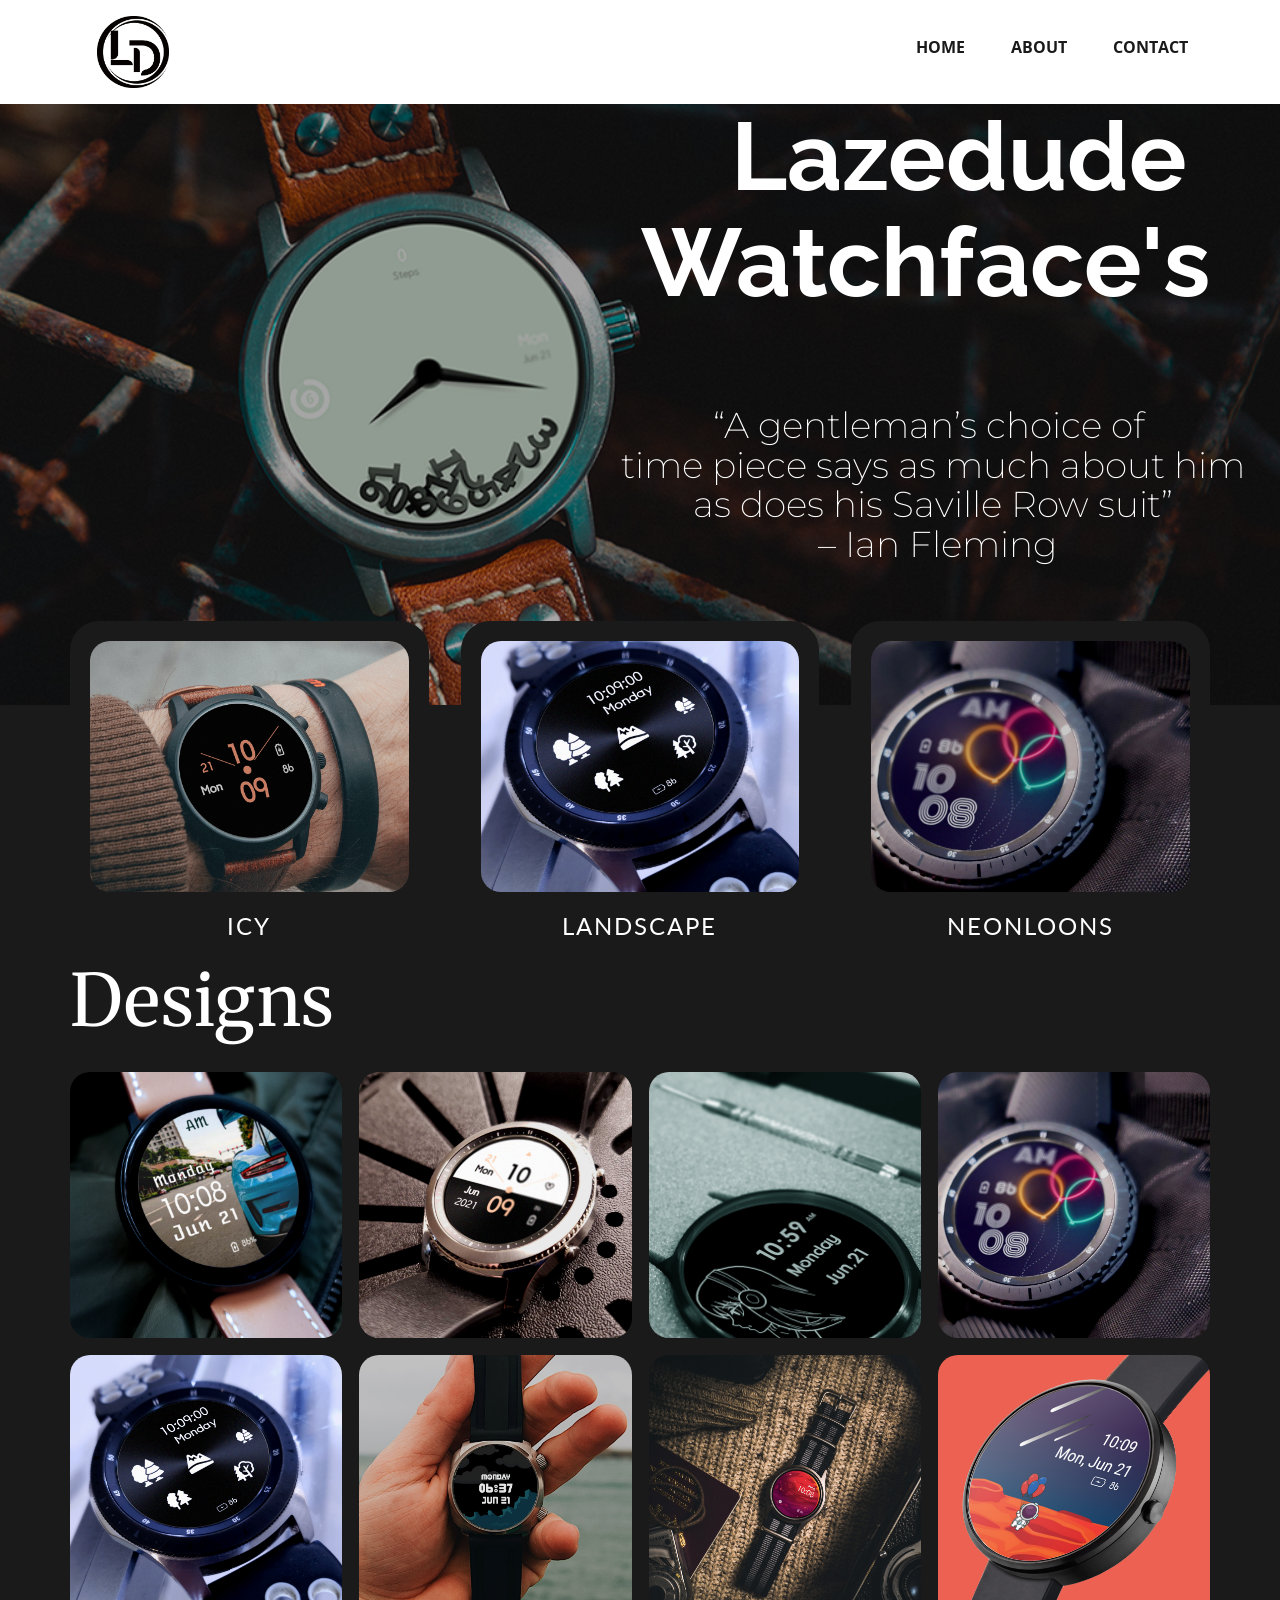
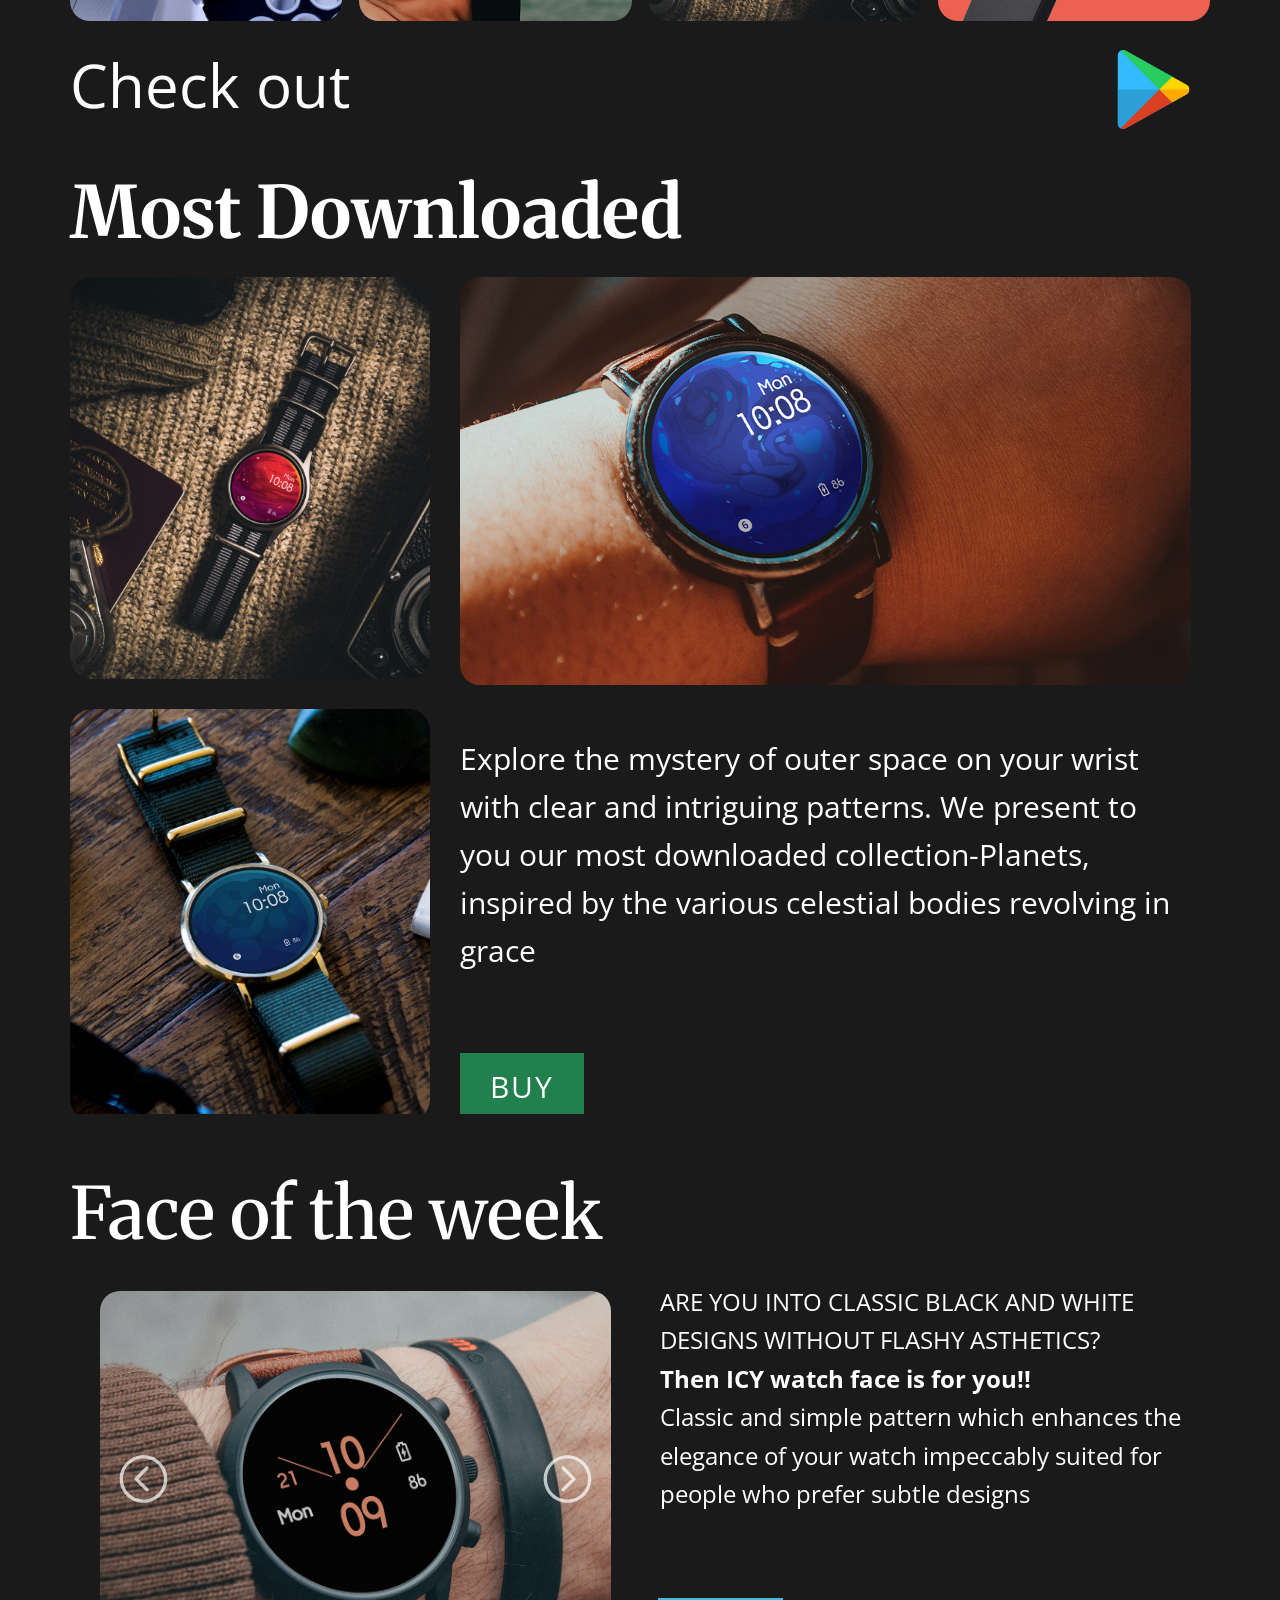
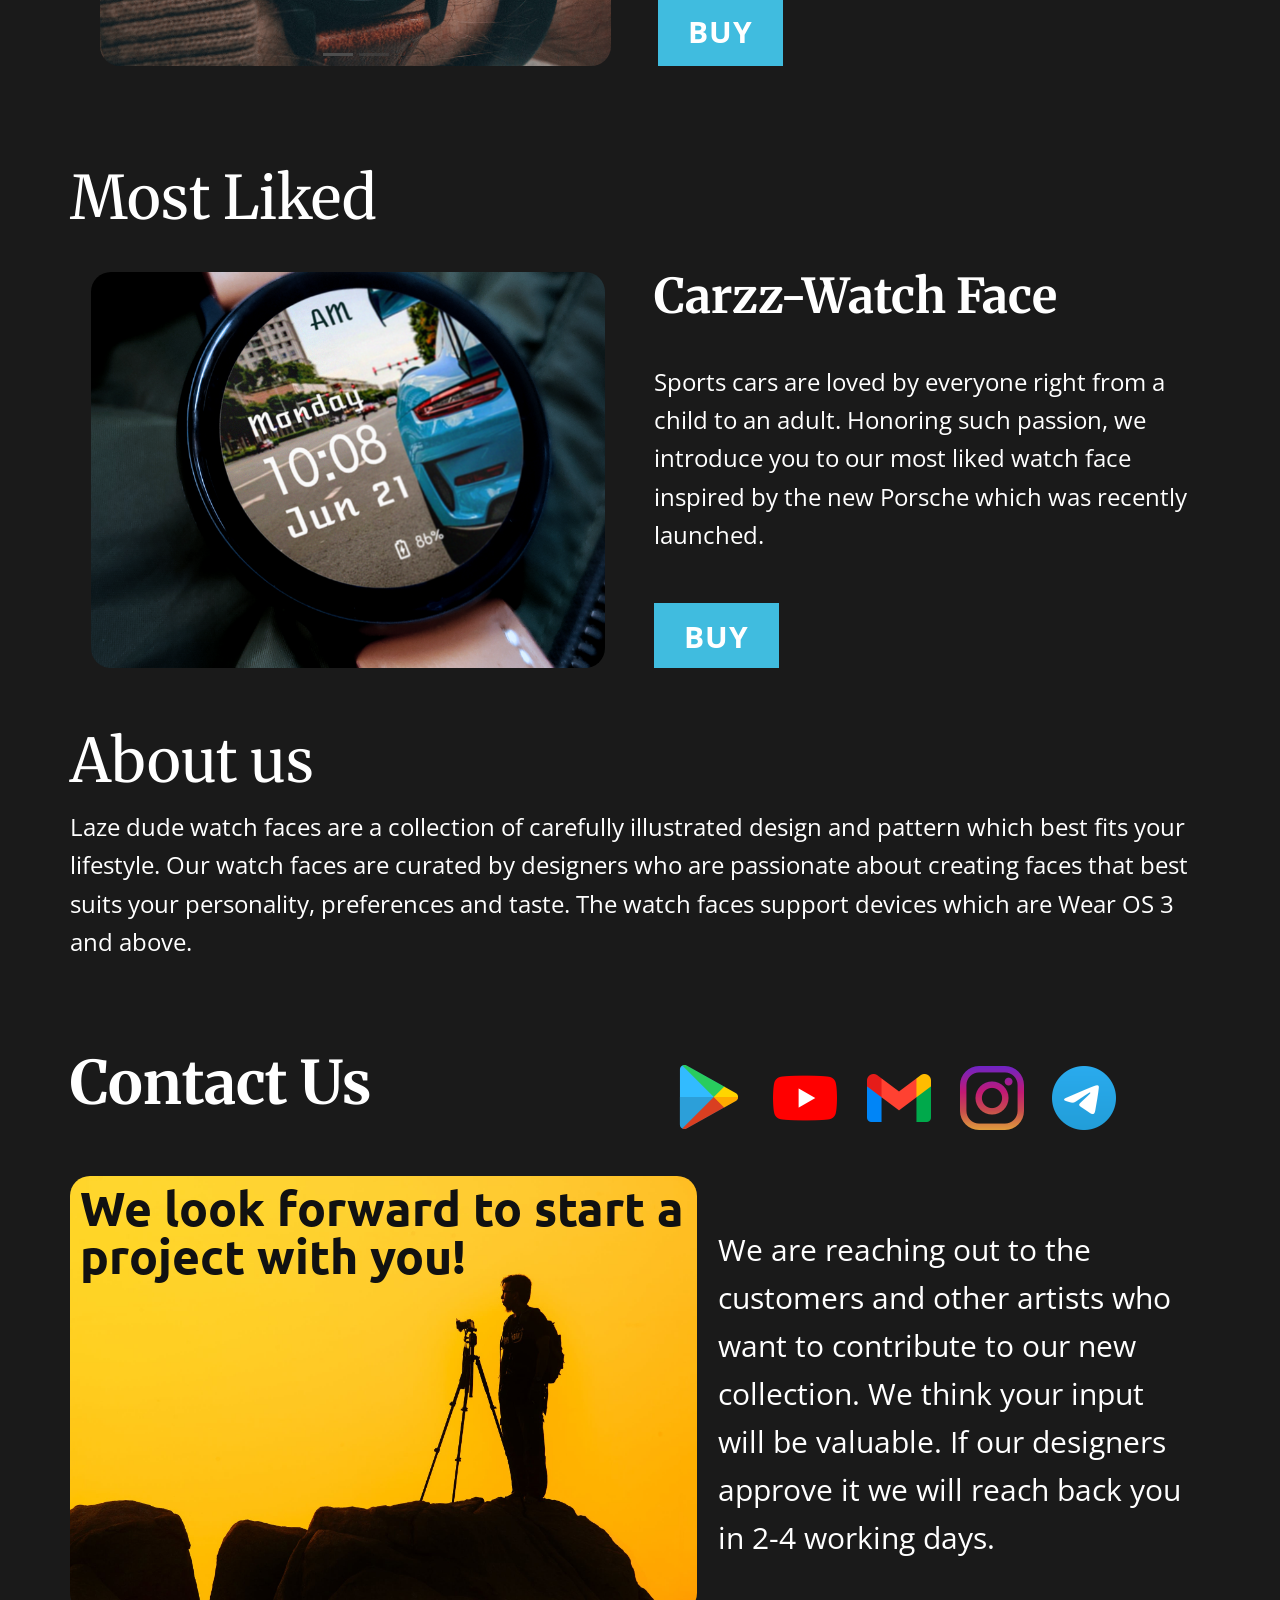
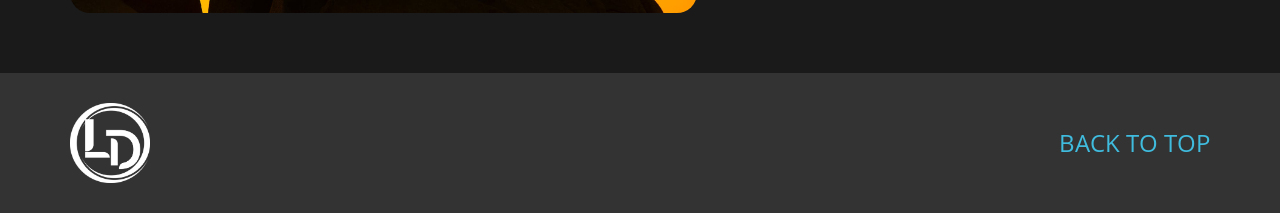
<file: index.html>
<!DOCTYPE html>
<html style="font-size: 16px;"><head>
    <meta name="viewport" content="width=device-width, initial-scale=1.0">
    <meta charset="utf-8">
    <meta name="keywords" content="watch, watch face, galaxy watch, watch 4, wear os, wear, android, android wear, faces, theme, launcher, customization, personalization, planets, ben10, landscape, carzz, cars, car, amoled, smart watch, AOD, aod watch face, fossil, samsung, tickwatch,pixel watch, oppo watch, moto watch, 360, moto 360,  ">
    <meta name="description" content="Lazedude Watchfaces for wear os devices. ">
    <meta name="page_type" content="np-template-header-footer-from-plugin">
    <title>Lazedude</title>
    <link rel="stylesheet" href="nicepage.css" media="screen">
<link rel="stylesheet" href="Lazedude.css" media="screen">
    <script class="u-script" type="text/javascript" src="jquery.js" defer=""></script>
    <script class="u-script" type="text/javascript" src="nicepage.js" defer=""></script>
    <meta name="generator" content="Nicepage 4.6.5, nicepage.com">
    <meta property="og:title" content="Lazedude">
    <meta property="og:description" content="Lazedude Watchfaces for wear os devices. ">
    <meta property="og:image" content="images/1024500.jpg">
    <meta property="og:url" content="lazedude.com">
    
    <link rel="icon" href="images/favicon.png">
    <link id="u-theme-google-font" rel="stylesheet" href="https://fonts.googleapis.com/css?family=Roboto:100,100i,300,300i,400,400i,500,500i,700,700i,900,900i|Open+Sans:300,300i,400,400i,500,500i,600,600i,700,700i,800,800i">
    <link id="u-page-google-font" rel="stylesheet" href="https://fonts.googleapis.com/css?family=Raleway:100,100i,200,200i,300,300i,400,400i,500,500i,600,600i,700,700i,800,800i,900,900i|Montserrat:100,100i,200,200i,300,300i,400,400i,500,500i,600,600i,700,700i,800,800i,900,900i|Lato:100,100i,300,300i,400,400i,700,700i,900,900i|Merriweather:300,300i,400,400i,700,700i,900,900i|Ubuntu:300,300i,400,400i,500,500i,700,700i">
    
    
    
    
    
    
    
    
    
    
    
    
    
    <script type="application/ld+json">{
		"@context": "http://schema.org",
		"@type": "Organization",
		"name": "Website",
		"logo": "images/logoplaystore2.png"
}</script>
    <meta name="theme-color" content="#40bcdf">
    <meta property="og:type" content="website">
  </head>
  <body data-home-page="Lazedude.html" data-home-page-title="Lazedude" class="u-body u-xl-mode"><header class="u-clearfix u-header u-header" id="sec-bc4c"><div class="u-clearfix u-sheet u-sheet-1">
        <a href="#" class="u-image u-logo u-image-1" data-image-width="2100" data-image-height="2100" title="Home">
          <img src="images/logoplaystore2.png" class="u-logo-image u-logo-image-1">
        </a>
        <nav class="u-hidden-xs u-menu u-menu-dropdown u-offcanvas u-offcanvas-shift u-menu-1" data-responsive-from="XS">
          <div class="menu-collapse" style="font-size: 1rem; letter-spacing: 0px; font-weight: 700; text-transform: uppercase;">
            <a class="u-button-style u-custom-active-border-color u-custom-active-color u-custom-border u-custom-border-color u-custom-borders u-custom-hover-border-color u-custom-hover-color u-custom-left-right-menu-spacing u-custom-padding-bottom u-custom-text-active-color u-custom-text-color u-custom-text-hover-color u-custom-top-bottom-menu-spacing u-nav-link u-text-active-palette-1-base u-text-hover-palette-2-base" href="#">
              <svg class="u-svg-link" viewBox="0 0 24 24"><use xmlns:xlink="http://www.w3.org/1999/xlink" xlink:href="#menu-hamburger"></use></svg>
              <svg class="u-svg-content" version="1.1" id="menu-hamburger" viewBox="0 0 16 16" x="0px" y="0px" xmlns:xlink="http://www.w3.org/1999/xlink" xmlns="http://www.w3.org/2000/svg"><g><rect y="1" width="16" height="2"></rect><rect y="7" width="16" height="2"></rect><rect y="13" width="16" height="2"></rect>
</g></svg>
            </a>
          </div>
          <div class="u-custom-menu u-nav-container">
            <ul class="u-nav u-spacing-2 u-unstyled u-nav-1"><li class="u-nav-item"><a class="u-border-2 u-border-active-grey-90 u-border-hover-grey-50 u-button-style u-nav-link u-text-active-grey-90 u-text-grey-90 u-text-hover-grey-90" href="Lazedude.html#carousel_c244" data-page-id="142552098" style="padding: 10px 20px;">Home</a>
</li><li class="u-nav-item"><a class="u-border-2 u-border-active-grey-90 u-border-hover-grey-50 u-button-style u-nav-link u-text-active-grey-90 u-text-grey-90 u-text-hover-grey-90" href="Lazedude.html#carousel_0862" data-page-id="142552098" style="padding: 10px 20px;">About</a>
</li><li class="u-nav-item"><a class="u-border-2 u-border-active-grey-90 u-border-hover-grey-50 u-button-style u-nav-link u-text-active-grey-90 u-text-grey-90 u-text-hover-grey-90" href="Lazedude.html#carousel_b96d" data-page-id="142552098" style="padding: 10px 20px;">Contact</a>
</li></ul>
          </div>
          <div class="u-custom-menu u-nav-container-collapse">
            <div class="u-black u-container-style u-inner-container-layout u-opacity u-opacity-95 u-sidenav">
              <div class="u-inner-container-layout u-sidenav-overflow">
                <div class="u-menu-close"></div>
                <ul class="u-align-center u-nav u-popupmenu-items u-unstyled u-nav-2"><li class="u-nav-item"><a class="u-button-style u-nav-link" href="Lazedude.html#carousel_c244" data-page-id="142552098" style="padding: 10px 20px;">Home</a>
</li><li class="u-nav-item"><a class="u-button-style u-nav-link" href="Lazedude.html#carousel_0862" data-page-id="142552098" style="padding: 10px 20px;">About</a>
</li><li class="u-nav-item"><a class="u-button-style u-nav-link" href="Lazedude.html#carousel_b96d" data-page-id="142552098" style="padding: 10px 20px;">Contact</a>
</li></ul>
              </div>
            </div>
            <div class="u-black u-menu-overlay u-opacity u-opacity-70"></div>
          </div>
        </nav>
        <a href="Lazedude.html#carousel_0862" data-page-id="142552098" class="u-border-2 u-border-black u-btn u-button-style u-hidden-lg u-hidden-md u-hidden-sm u-hidden-xl u-hover-black u-none u-text-black u-text-hover-white u-btn-1">About</a>
      </div></header> 
    <section class="u-align-right u-clearfix u-image u-shading u-section-1" id="carousel_84db" data-image-width="1024" data-image-height="500">
      <div class="u-clearfix u-sheet u-valign-top-lg u-valign-top-md u-valign-top-xl u-sheet-1">
        <h1 class="u-align-center-xs u-custom-font u-font-raleway u-text u-text-body-alt-color u-title u-text-1">Lazedude&nbsp;<br>Watchface's
        </h1>
        <h2 class="u-align-center u-custom-font u-font-montserrat u-subtitle u-text u-text-body-alt-color u-text-2"> “A gentleman’s choice of&nbsp;<br>time piece says as much about him as does his Saville Row suit”<br>&nbsp;– Ian Fleming
        </h2>
      </div>
    </section>
    <section class="u-align-center u-clearfix u-grey-90 u-hidden-sm u-hidden-xs u-section-2" src="" id="carousel_c244">
      <div class="u-clearfix u-sheet u-sheet-1">
        <div class="u-clearfix u-expanded-width u-gutter-32 u-layout-wrap u-layout-wrap-1">
          <div class="u-layout">
            <div class="u-layout-row">
              <div class="u-align-center u-border-no-bottom u-border-no-left u-border-no-right u-border-no-top u-container-style u-grey-90 u-layout-cell u-left-cell u-radius-45 u-shape-round u-size-20 u-layout-cell-1">
                <div class="u-container-layout u-valign-bottom-xl u-valign-top-lg u-valign-top-md u-valign-top-sm u-valign-top-xs u-container-layout-1">
                  <img class="u-expanded-width u-image u-image-round u-radius-20 u-image-1" src="images/Instagram-Watch.jpg.png" data-image-width="1080" data-image-height="1080" data-href="https://play.google.com/store/apps/details?id=com.watchfacestudio.icy2" data-target="_blank">
                  <h4 class="u-custom-font u-font-lato u-text u-text-1">
                    <a href="https://www.natureandforesttherapy.org/" ping="/url?sa=t&amp;source=web&amp;rct=j&amp;url=https://www.natureandforesttherapy.org/&amp;ved=2ahUKEwjj6aGaiaLpAhVMwqYKHcGrADAQFjAMegQIAhAB" ao_us_href="https://www.natureandforesttherapy.org/" style="">I</a>CY
                  </h4>
                </div>
              </div>
              <div class="u-align-center u-container-style u-grey-90 u-layout-cell u-radius-45 u-shape-round u-size-20 u-layout-cell-2">
                <div class="u-container-layout u-valign-top u-container-layout-2">
                  <img class="u-expanded-width u-image u-image-round u-radius-20 u-image-2" src="images/landaod.png" data-image-width="1080" data-image-height="1080" data-href="https://play.google.com/store/apps/details?id=com.watchfacestudio.landscape" data-target="_blank">
                  <h4 class="u-custom-font u-font-lato u-text u-text-2">landscape</h4>
                </div>
              </div>
              <div class="u-align-center u-container-style u-grey-90 u-layout-cell u-radius-45 u-right-cell u-shape-round u-size-20 u-layout-cell-3">
                <div class="u-container-layout u-valign-top u-container-layout-3">
                  <img class="u-expanded-width u-image u-image-round u-radius-20 u-image-3" src="images/Instagram-Watch.jpg1.png" data-image-width="1080" data-image-height="1080" data-href="https://play.google.com/store/apps/details?id=com.watchfacestudio.pop" data-target="_blank">
                  <h4 class="u-custom-font u-font-lato u-text u-text-3">neonloons</h4>
                </div>
              </div>
            </div>
          </div>
        </div>
      </div>
    </section>
    <section class="u-align-center u-clearfix u-grey-90 u-section-3" id="sec-30e4">
      <div class="u-clearfix u-sheet u-sheet-1">
        <h1 class="u-align-left u-text u-title u-text-1">Designs</h1>
        <div class="u-expanded-width u-gallery u-layout-grid u-lightbox u-show-text-none u-gallery-1">
          <div class="u-gallery-inner u-gallery-inner-1">
            <div class="u-effect-hover-zoom u-gallery-item u-radius-20 u-shape-round u-gallery-item-1" data-href="https://play.google.com/store/apps/details?id=com.watchfacestudio.carzz" data-target="_blank">
              <div class="u-back-slide" data-image-width="800" data-image-height="1600">
                <img class="u-back-image u-expanded" src="images/real3.png" alt="">
              </div>
              <div class="u-over-slide u-shading u-over-slide-1">
                <h3 class="u-gallery-heading"></h3>
                <p class="u-gallery-text"></p>
              </div>
            </div>
            <div class="u-effect-hover-zoom u-gallery-item u-radius-20 u-shape-round u-gallery-item-2" data-href="https://play.google.com/store/apps/details?id=com.watchfacestudio.icy2" data-target="_blank">
              <div class="u-back-slide" data-image-width="1080" data-image-height="1080">
                <img class="u-back-image u-expanded" src="images/Instagram-Watch22.png">
              </div>
              <div class="u-over-slide u-shading u-over-slide-2">
                <h3 class="u-gallery-heading"></h3>
                <p class="u-gallery-text"></p>
              </div>
            </div>
            <div class="u-effect-hover-zoom u-gallery-item u-radius-20 u-shape-round u-gallery-item-3" data-href="https://play.google.com/store/apps/details?id=com.watchfacestudio.animegirl" data-target="_blank">
              <div class="u-back-slide" data-image-width="550" data-image-height="1100">
                <img class="u-back-image u-expanded" src="images/Screenshotreal3.png">
              </div>
              <div class="u-over-slide u-shading u-over-slide-3">
                <h3 class="u-gallery-heading"></h3>
                <p class="u-gallery-text"></p>
              </div>
            </div>
            <div class="u-effect-hover-zoom u-gallery-item u-radius-20 u-shape-round u-gallery-item-4" data-image-width="1080" data-image-height="1080" data-href="https://play.google.com/store/apps/details?id=com.watchfacestudio.neonloons" data-target="_blank">
              <div class="u-back-slide">
                <img class="u-back-image u-expanded" src="images/Instagram-Watch.jpg1-15.png">
              </div>
              <div class="u-over-slide u-shading u-over-slide-4">
                <h3 class="u-gallery-heading"></h3>
                <p class="u-gallery-text"></p>
              </div>
            </div>
            <div class="u-effect-hover-zoom u-gallery-item u-radius-20 u-shape-round u-gallery-item-5" data-image-width="1080" data-image-height="1080" data-href="https://play.google.com/store/apps/details?id=com.watchfacestudio.landscape" data-target="_blank">
              <div class="u-back-slide">
                <img class="u-back-image u-expanded" src="images/landaod-16.png">
              </div>
              <div class="u-over-slide u-shading u-over-slide-5">
                <h3 class="u-gallery-heading"></h3>
                <p class="u-gallery-text"></p>
              </div>
            </div>
            <div class="u-effect-hover-zoom u-gallery-item u-radius-20 u-shape-round u-gallery-item-6" data-image-width="1003" data-image-height="1249" data-href="https://play.google.com/store/apps/details?id=com.watchfacestudio.robo" data-target="_blank">
              <div class="u-back-slide">
                <img class="u-back-image u-expanded" src="images/realclose.png">
              </div>
              <div class="u-over-slide u-shading u-over-slide-6">
                <h3 class="u-gallery-heading"></h3>
                <p class="u-gallery-text"></p>
              </div>
            </div>
            <div class="u-effect-hover-zoom u-gallery-item u-radius-20 u-shape-round u-gallery-item-7" data-href="https://play.google.com/store/apps/details?id=com.watchfacestudio.planets" data-target="_blank">
              <div class="u-back-slide" data-image-width="1080" data-image-height="1080">
                <img class="u-back-image u-expanded" src="images/i3.png">
              </div>
              <div class="u-over-slide u-shading u-over-slide-7">
                <h3 class="u-gallery-heading"></h3>
                <p class="u-gallery-text"></p>
              </div>
            </div>
            <div class="u-effect-hover-zoom u-gallery-item u-radius-20 u-shape-round u-gallery-item-8" data-image-width="1080" data-image-height="1080" data-href="https://play.google.com/store/apps/details?id=com.watchfacestudio.astronear" data-target="_blank">
              <div class="u-back-slide">
                <img class="u-back-image u-expanded" src="images/Insta.png">
              </div>
              <div class="u-over-slide u-shading u-over-slide-8">
                <h3 class="u-gallery-heading"></h3>
                <p class="u-gallery-text"></p>
              </div>
            </div>
          </div>
        </div>
      </div>
    </section>
    <section class="u-align-center u-clearfix u-grey-90 u-section-4" id="sec-5fd5">
      <div class="u-clearfix u-sheet u-sheet-1"><span class="u-file-icon u-icon u-icon-1" data-href="https://play.google.com/store/apps/dev?id=6455465523434357610" data-target="_blank"><img src="images/300218.png" alt=""></span>
        <h2 class="u-align-left u-custom-font u-text u-text-font u-text-1">Check out&nbsp;</h2>
      </div>
    </section>
    <section class="u-align-center u-clearfix u-grey-90 u-hidden-lg u-hidden-xl u-section-5" id="sec-3040">
      <div class="u-clearfix u-sheet u-valign-middle-lg u-valign-middle-md u-valign-middle-xl u-sheet-1">
        <div class="u-clearfix u-expanded-width u-gutter-0 u-layout-wrap u-layout-wrap-1">
          <div class="u-layout" style="">
            <div class="u-layout-row" style="">
              <div class="u-align-left u-container-style u-image u-image-round u-layout-cell u-left-cell u-radius-20 u-size-30 u-size-xs-60 u-image-1" src="" data-image-width="1080" data-image-height="1080">
                <div class="u-container-layout u-valign-middle u-container-layout-1" src=""></div>
              </div>
              <div class="u-align-left u-container-style u-grey-90 u-layout-cell u-right-cell u-size-30 u-size-xs-60 u-layout-cell-2">
                <div class="u-container-layout u-valign-bottom-md u-valign-bottom-sm u-valign-middle-lg u-valign-middle-xl u-container-layout-2">
                  <h2 class="u-custom-font u-font-merriweather u-text u-text-default-lg u-text-default-md u-text-default-xl u-text-1">Most Downloaded</h2>
                  <p class="u-text u-text-2">
                    <span style="font-size: 1.25rem;">Explore the mystery of outer space on your wrist with clear and intriguing patterns. We present to you our most downloaded collection-Planets, inspired by the various celestial bodies revolving in grace </span>
                  </p>
                  <a href="" class="u-border-none u-btn u-button-style u-hover-palette-1-dark-1 u-palette-3-dark-2 u-btn-1">BUy</a>
                </div>
              </div>
            </div>
          </div>
        </div>
      </div>
    </section>
    <section class="u-clearfix u-grey-90 u-hidden-md u-hidden-sm u-hidden-xs u-section-6" id="carousel_2fc8">
      <div class="u-clearfix u-sheet u-sheet-1">
        <h1 class="u-align-left u-custom-font u-font-merriweather u-text u-text-1"> Most Downloaded</h1>
        <div class="u-clearfix u-expanded-width u-gutter-30 u-layout-wrap u-layout-wrap-1">
          <div class="u-layout">
            <div class="u-layout-row">
              <div class="u-size-20 u-size-60-md">
                <div class="u-layout-col">
                  <div class="u-container-style u-image u-image-round u-layout-cell u-left-cell u-radius-37 u-size-30 u-image-1" data-image-width="1080" data-image-height="1080">
                    <div class="u-container-layout u-valign-bottom u-container-layout-1"></div>
                  </div>
                  <div class="u-container-style u-image u-image-round u-layout-cell u-left-cell u-radius-37 u-size-30 u-image-2" data-image-width="5568" data-image-height="3712">
                    <div class="u-container-layout u-container-layout-2"></div>
                  </div>
                </div>
              </div>
              <div class="u-size-23-sm u-size-23-xs u-size-39-lg u-size-39-md u-size-39-xl">
                <div class="u-layout-col">
                  <div class="u-align-center u-container-style u-layout-cell u-size-60 u-layout-cell-3">
                    <div class="u-container-layout u-valign-top-xl u-container-layout-3">
                      <img class="u-expanded-width u-image u-image-round u-radius-20 u-image-3" src="images/5.png" data-image-width="1080" data-image-height="1080">
                      <p class="u-align-left u-text u-text-2"> Explore the mystery of outer space on your wrist with clear and intriguing patterns. We present to you our most downloaded collection-Planets, inspired by the various celestial bodies revolving in grace </p>
                      <a href="https://play.google.com/store/apps/details?id=com.watchfacestudio.planets" class="u-btn u-button-style u-palette-3-base u-btn-1" target="_blank">buy</a>
                    </div>
                  </div>
                </div>
              </div>
              <div class="u-size-1-lg u-size-1-xl u-size-17-sm u-size-17-xs u-size-22-md">
                <div class="u-layout-col">
                  <div class="u-container-style u-layout-cell u-right-cell u-size-60 u-layout-cell-4">
                    <div class="u-container-layout u-container-layout-4"></div>
                  </div>
                </div>
              </div>
            </div>
          </div>
        </div>
      </div>
    </section>
    <section class="u-clearfix u-grey-90 u-hidden-md u-hidden-sm u-hidden-xs u-section-7" id="carousel_fb69">
      <div class="u-clearfix u-sheet u-valign-top-lg u-valign-top-md u-valign-top-sm u-valign-top-xs u-sheet-1">
        <h1 class="u-align-left u-text u-title u-text-1">Face o​f the week</h1>
        <div class="u-clearfix u-expanded-width-sm u-expanded-width-xs u-layout-wrap u-layout-wrap-1">
          <div class="u-layout">
            <div class="u-layout-row">
              <div class="u-container-style u-layout-cell u-size-60 u-layout-cell-1">
                <div class="u-container-layout u-valign-bottom-lg u-valign-bottom-md u-valign-bottom-sm u-valign-bottom-xs u-container-layout-1">
                  <p class="u-text u-text-2">
                    <span style="font-weight: 400;">ARE YOU INTO CLASSIC BLACK AND WHITE DESIGNS WITHOUT FLASHY ASTHETICS?</span>
                    <br>
                    <span style="font-weight: 400;">
                      <span style="font-weight: 700;">Then ICY watch face is for you!!</span>
                      <br>Classic and simple pattern which enhances the elegance of your watch impeccably suited for people who prefer subtle designs
                    </span>
                  </p>
                  <a href="https://play.google.com/store/apps/details?id=com.watchfacestudio.icy2" class="u-btn u-button-style u-hover-palette-1-dark-1 u-palette-1-base u-text-active-white u-btn-1" target="_blank">Buy</a>
                </div>
              </div>
            </div>
          </div>
        </div>
        <div class="image-slider u-carousel u-expanded-width-xs u-gallery u-gallery-slider u-layout-carousel u-lightbox u-no-transition u-show-text-on-hover u-gallery-1" data-interval="5000" data-u-ride="carousel" id="carousel-0edf">
          <ol class="u-absolute-hcenter u-carousel-indicators u-carousel-indicators-1">
            <li data-u-target="#carousel-0edf" data-u-slide-to="0" class="u-active u-grey-70 u-shape-rectangle" style="width: 30px; height: 3px;"></li>
            <li data-u-target="#carousel-0edf" data-u-slide-to="1" class="u-grey-70 u-shape-rectangle" style="width: 30px; height: 3px;"></li>
          </ol>
          <div class="u-carousel-inner u-gallery-inner" style="border-radius: 20px;" role="listbox">
            <div class="u-active u-carousel-item u-effect-fade u-gallery-item u-carousel-item-1">
              <div class="u-back-slide" data-image-width="1080" data-image-height="1080">
                <img class="u-back-image u-expanded" src="images/Instagram-Watch.jpg-22.png">
              </div>
              <div class="u-align-center u-over-slide u-shading u-valign-bottom u-over-slide-1">
                <h3 class="u-gallery-heading">ICY</h3>
                <p class="u-gallery-text"></p>
              </div>
            </div>
            <div class="u-carousel-item u-effect-fade u-gallery-item u-carousel-item-2">
              <div class="u-back-slide" data-image-width="1080" data-image-height="1080">
                <img class="u-back-image u-expanded" src="images/Instagram-Watch22-23.png">
              </div>
              <div class="u-align-center u-over-slide u-shading u-valign-bottom u-over-slide-2">
                <h3 class="u-gallery-heading">ICY</h3>
                <p class="u-gallery-text"></p>
              </div>
            </div>
          </div>
          <a class="u-absolute-vcenter u-carousel-control u-carousel-control-prev u-icon-rectangle u-opacity u-opacity-70 u-spacing-10 u-text-white u-carousel-control-1" href="#carousel-0edf" role="button" data-u-slide="prev">
            <span aria-hidden="true">
              <svg viewBox="0 0 129 129"><path d="m64.5,122.6c32,0 58.1-26 58.1-58.1s-26-58-58.1-58-58,26-58,58 26,58.1 58,58.1zm0-108c27.5,5.32907e-15 49.9,22.4 49.9,49.9s-22.4,49.9-49.9,49.9-49.9-22.4-49.9-49.9 22.4-49.9 49.9-49.9z"></path><path d="m70,93.5c0.8,0.8 1.8,1.2 2.9,1.2 1,0 2.1-0.4 2.9-1.2 1.6-1.6 1.6-4.2 0-5.8l-23.5-23.5 23.5-23.5c1.6-1.6 1.6-4.2 0-5.8s-4.2-1.6-5.8,0l-26.4,26.4c-0.8,0.8-1.2,1.8-1.2,2.9s0.4,2.1 1.2,2.9l26.4,26.4z"></path></svg>
            </span>
            <span class="sr-only">
              <svg viewBox="0 0 129 129"><path d="m64.5,122.6c32,0 58.1-26 58.1-58.1s-26-58-58.1-58-58,26-58,58 26,58.1 58,58.1zm0-108c27.5,5.32907e-15 49.9,22.4 49.9,49.9s-22.4,49.9-49.9,49.9-49.9-22.4-49.9-49.9 22.4-49.9 49.9-49.9z"></path><path d="m70,93.5c0.8,0.8 1.8,1.2 2.9,1.2 1,0 2.1-0.4 2.9-1.2 1.6-1.6 1.6-4.2 0-5.8l-23.5-23.5 23.5-23.5c1.6-1.6 1.6-4.2 0-5.8s-4.2-1.6-5.8,0l-26.4,26.4c-0.8,0.8-1.2,1.8-1.2,2.9s0.4,2.1 1.2,2.9l26.4,26.4z"></path></svg>
            </span>
          </a>
          <a class="u-absolute-vcenter u-carousel-control u-carousel-control-next u-icon-rectangle u-opacity u-opacity-70 u-spacing-10 u-text-white u-carousel-control-2" href="#carousel-0edf" role="button" data-u-slide="next">
            <span aria-hidden="true">
              <svg viewBox="0 0 129 129"><path d="M64.5,122.6c32,0,58.1-26,58.1-58.1S96.5,6.4,64.5,6.4S6.4,32.5,6.4,64.5S32.5,122.6,64.5,122.6z M64.5,14.6    c27.5,0,49.9,22.4,49.9,49.9S92,114.4,64.5,114.4S14.6,92,14.6,64.5S37,14.6,64.5,14.6z"></path><path d="m51.1,93.5c0.8,0.8 1.8,1.2 2.9,1.2 1,0 2.1-0.4 2.9-1.2l26.4-26.4c0.8-0.8 1.2-1.8 1.2-2.9 0-1.1-0.4-2.1-1.2-2.9l-26.4-26.4c-1.6-1.6-4.2-1.6-5.8,0-1.6,1.6-1.6,4.2 0,5.8l23.5,23.5-23.5,23.5c-1.6,1.6-1.6,4.2 0,5.8z"></path></svg>
            </span>
            <span class="sr-only">
              <svg viewBox="0 0 129 129"><path d="M64.5,122.6c32,0,58.1-26,58.1-58.1S96.5,6.4,64.5,6.4S6.4,32.5,6.4,64.5S32.5,122.6,64.5,122.6z M64.5,14.6    c27.5,0,49.9,22.4,49.9,49.9S92,114.4,64.5,114.4S14.6,92,14.6,64.5S37,14.6,64.5,14.6z"></path><path d="m51.1,93.5c0.8,0.8 1.8,1.2 2.9,1.2 1,0 2.1-0.4 2.9-1.2l26.4-26.4c0.8-0.8 1.2-1.8 1.2-2.9 0-1.1-0.4-2.1-1.2-2.9l-26.4-26.4c-1.6-1.6-4.2-1.6-5.8,0-1.6,1.6-1.6,4.2 0,5.8l23.5,23.5-23.5,23.5c-1.6,1.6-1.6,4.2 0,5.8z"></path></svg>
            </span>
          </a>
        </div>
      </div>
    </section>
    <section class="u-align-left u-clearfix u-grey-90 u-hidden-sm u-hidden-xs u-section-8" id="carousel_d6dc">
      <div class="u-clearfix u-sheet u-valign-top-lg u-valign-top-md u-valign-top-sm u-valign-top-xs u-sheet-1">
        <h1 class="u-align-left u-text u-title u-text-1"> Most Liked</h1>
        <div class="u-clearfix u-expanded-width u-gutter-28 u-layout-wrap u-layout-wrap-1">
          <div class="u-gutter-0 u-layout">
            <div class="u-layout-row">
              <div class="u-container-style u-layout-cell u-size-30 u-layout-cell-1">
                <div class="u-container-layout u-valign-middle-md u-valign-middle-sm u-valign-middle-xs u-container-layout-1">
                  <img class="u-expanded-width u-image u-image-round u-radius-20 u-image-1" src="images/real3-24.png" alt="" data-image-width="800" data-image-height="1600">
                </div>
              </div>
              <div class="u-container-style u-layout-cell u-size-30 u-layout-cell-2">
                <div class="u-container-layout u-valign-top u-container-layout-2">
                  <h2 class="u-custom-font u-font-merriweather u-text u-text-2">
                    <span style="font-weight: 700;">Carzz-Watch Face</span>
                  </h2>
                  <p class="u-text u-text-3"> Sports cars are loved by everyone right from a child to an adult. Ho​noring such passion, we introduce you to our most liked watch face inspired by the new Porsche which was recently launched.</p>
                  <a href="https://play.google.com/store/apps/details?id=com.watchfacestudio.carzz" class="u-btn u-button-style u-hover-palette-1-dark-1 u-palette-1-base u-text-active-white u-btn-1" target="_blank">Buy</a>
                </div>
              </div>
            </div>
          </div>
        </div>
      </div>
    </section>
    <section class="u-align-left u-clearfix u-grey-90 u-section-9" id="carousel_0862">
      <div class="u-clearfix u-sheet u-valign-top-lg u-valign-top-md u-valign-top-sm u-sheet-1">
        <h1 class="u-custom-font u-font-merriweather u-text u-text-1">About us</h1>
        <p class="u-text u-text-2">
          <span style="font-weight: 400;">Laze dude watch faces are a collection of carefully illustrated design a​nd pattern which best fits​ your lifestyle. Our watch faces are curated by designers who are passionate about creating faces that best suits your personality, preferences and taste.&nbsp;The watch faces support devices which are Wear OS 3 and above. </span>
        </p>
      </div>
    </section>
    <section class="u-clearfix u-grey-90 u-hidden-lg u-hidden-md u-hidden-sm u-hidden-xs u-section-10" id="carousel_b96d">
      <div class="u-clearfix u-sheet u-valign-top-lg u-valign-top-md u-valign-top-sm u-valign-top-xs u-sheet-1">
        <div class="u-clearfix u-expanded-width u-gutter-0 u-layout-wrap u-layout-wrap-1">
          <div class="u-layout">
            <div class="u-layout-col">
              <div class="u-size-30">
                <div class="u-layout-row">
                  <div class="u-size-27-xl u-size-30-lg u-size-30-md u-size-30-sm u-size-30-xs">
                    <div class="u-layout-col">
                      <div class="u-absolute-hcenter u-container-style u-expanded u-layout-cell u-left-cell u-size-60 u-layout-cell-1">
                        <div class="u-container-layout u-valign-top-xl u-container-layout-1">
                          <h2 class="u-custom-font u-font-merriweather u-text u-text-1">Contac​t Us</h2>
                        </div>
                      </div>
                    </div>
                  </div>
                  <div class="u-size-30-lg u-size-30-md u-size-30-sm u-size-30-xs u-size-33-xl">
                    <div class="u-layout-col">
                      <div class="u-container-style u-layout-cell u-right-cell u-size-60 u-layout-cell-2">
                        <div class="u-container-layout u-container-layout-2">
                          <div class="u-clearfix u-gutter-0 u-layout-wrap u-layout-wrap-2">
                            <div class="u-layout">
                              <div class="u-layout-row">
                                <div class="u-align-left u-container-style u-layout-cell u-size-12 u-layout-cell-3">
                                  <div class="u-container-layout u-valign-middle u-container-layout-3"><span class="u-file-icon u-icon u-icon-1" data-href="https://play.google.com/store/apps/dev?id=6455465523434357610" data-target="_blank"><img src="images/3002181.png" alt=""></span>
                                  </div>
                                </div>
                                <div class="u-container-style u-layout-cell u-size-12 u-layout-cell-4">
                                  <div class="u-container-layout u-valign-middle u-container-layout-4"><span class="u-file-icon u-icon u-icon-2" data-href="https://www.youtube.com/channel/UCBWFm4csdoNBi2JYOb9ejmA" data-target="_blank"><img src="images/1384060.png" alt=""></span>
                                  </div>
                                </div>
                                <div class="u-container-style u-layout-cell u-size-12 u-layout-cell-5">
                                  <div class="u-container-layout u-valign-middle u-container-layout-5"><span class="u-file-icon u-icon u-icon-3" data-href="mailto:lazeeeedude@gmail.com"><img src="images/5968534.png" alt=""></span>
                                  </div>
                                </div>
                                <div class="u-container-style u-layout-cell u-size-12 u-layout-cell-6">
                                  <div class="u-container-layout u-valign-bottom u-container-layout-6"><span class="u-file-icon u-icon u-icon-4" data-href="https://www.instagram.com/lazedude/" data-target="_blank"><img src="images/174855.png" alt=""></span>
                                  </div>
                                </div>
                                <div class="u-container-style u-layout-cell u-size-12 u-layout-cell-7">
                                  <div class="u-container-layout u-valign-top u-container-layout-7"><span class="u-file-icon u-icon u-icon-5" data-href="https://t.me/lazewatches" data-target="_blank"><img src="images/5968804.png" alt=""></span>
                                  </div>
                                </div>
                              </div>
                            </div>
                          </div>
                        </div>
                      </div>
                    </div>
                  </div>
                </div>
              </div>
              <div class="u-size-30">
                <div class="u-layout-row">
                  <div class="u-container-style u-image u-image-round u-layout-cell u-left-cell u-radius-20 u-size-33-xl u-size-34-lg u-size-34-md u-size-34-sm u-size-34-xs u-image-1">
                    <div class="u-container-layout u-container-layout-8">
                      <h3 class="u-custom-font u-font-ubuntu u-text u-text-2">We look forward to start a project with you!</h3>
                    </div>
                  </div>
                  <div class="u-container-style u-layout-cell u-size-26-lg u-size-26-md u-size-26-sm u-size-26-xs u-size-27-xl u-layout-cell-9">
                    <div class="u-container-layout u-valign-middle-xl u-container-layout-9">
                      <p class="u-text u-text-3"> We are reaching out to the customers and other artists who want to contribute to our new collection. We think your input will be valuable. If our designers approve it we will reach back you in 2-4 working days.</p>
                    </div>
                  </div>
                </div>
              </div>
            </div>
          </div>
        </div>
      </div>
    </section>
    <section class="u-clearfix u-grey-90 u-hidden-md u-hidden-sm u-hidden-xl u-hidden-xs u-section-11" id="carousel_4d4f">
      <div class="u-clearfix u-sheet u-sheet-1">
        <div class="u-clearfix u-expanded-width u-gutter-0 u-layout-wrap u-layout-wrap-1">
          <div class="u-layout">
            <div class="u-layout-col">
              <div class="u-size-30">
                <div class="u-layout-row">
                  <div class="u-size-27-xl u-size-30-lg u-size-30-md u-size-30-sm u-size-30-xs">
                    <div class="u-layout-col">
                      <div class="u-absolute-hcenter u-container-style u-expanded u-layout-cell u-left-cell u-size-60 u-layout-cell-1">
                        <div class="u-container-layout u-valign-top-xl u-container-layout-1">
                          <h2 class="u-custom-font u-font-merriweather u-text u-text-1">Contac​t Us</h2>
                        </div>
                      </div>
                    </div>
                  </div>
                  <div class="u-size-30-lg u-size-30-md u-size-30-sm u-size-30-xs u-size-33-xl">
                    <div class="u-layout-col"></div>
                  </div>
                </div>
              </div>
              <div class="u-size-30">
                <div class="u-layout-row">
                  <div class="u-container-style u-image u-image-round u-layout-cell u-left-cell u-radius-20 u-size-33-xl u-size-34-lg u-size-34-md u-size-34-sm u-size-34-xs u-image-1">
                    <div class="u-container-layout u-container-layout-2">
                      <h3 class="u-custom-font u-font-ubuntu u-text u-text-2">We look forward to start a project with you!</h3>
                    </div>
                  </div>
                  <div class="u-container-style u-layout-cell u-size-26-lg u-size-26-md u-size-26-sm u-size-26-xs u-size-27-xl u-layout-cell-3">
                    <div class="u-container-layout u-valign-middle-xl u-container-layout-3">
                      <p class="u-text u-text-3"> We are reaching out to the customers and other artists who want to contribute to our new collection. We think your input will be valuable. If our designers approve it we will reach back you in 2-4 working days.</p>
                    </div>
                  </div>
                </div>
              </div>
            </div>
          </div>
        </div>
        <div class="u-clearfix u-gutter-0 u-layout-wrap u-layout-wrap-2">
          <div class="u-layout">
            <div class="u-layout-row">
              <div class="u-align-left u-container-style u-layout-cell u-size-12 u-layout-cell-4">
                <div class="u-container-layout u-valign-middle u-container-layout-4"><span class="u-file-icon u-icon u-icon-1" data-href="https://play.google.com/store/apps/dev?id=6455465523434357610" data-target="_blank"><img src="images/3002181.png" alt=""></span>
                </div>
              </div>
              <div class="u-container-style u-layout-cell u-size-12 u-layout-cell-5">
                <div class="u-container-layout u-valign-middle u-container-layout-5"><span class="u-file-icon u-icon u-icon-2" data-href="https://www.youtube.com/channel/UCBWFm4csdoNBi2JYOb9ejmA" data-target="_blank"><img src="images/1384060.png" alt=""></span>
                </div>
              </div>
              <div class="u-container-style u-layout-cell u-size-12 u-layout-cell-6">
                <div class="u-container-layout u-valign-middle u-container-layout-6"><span class="u-file-icon u-icon u-icon-3" data-href="mailto:lazeeeedude@gmail.com"><img src="images/5968534.png" alt=""></span>
                </div>
              </div>
              <div class="u-container-style u-layout-cell u-size-12 u-layout-cell-7">
                <div class="u-container-layout u-valign-bottom u-container-layout-7"><span class="u-file-icon u-icon u-icon-4" data-href="https://www.instagram.com/lazedude/" data-target="_blank"><img src="images/174855.png" alt=""></span>
                </div>
              </div>
              <div class="u-container-style u-layout-cell u-size-12 u-layout-cell-8">
                <div class="u-container-layout u-valign-top u-container-layout-8"><span class="u-file-icon u-icon u-icon-5" data-href="https://t.me/lazewatches" data-target="_blank"><img src="images/5968804.png" alt=""></span>
                </div>
              </div>
            </div>
          </div>
        </div>
        <h2 class="u-custom-font u-font-merriweather u-text u-text-4">Contac​t Us</h2>
      </div>
    </section>
    <section class="u-clearfix u-grey-90 u-hidden-lg u-hidden-xl u-section-12" id="carousel_822a">
      <div class="u-clearfix u-sheet u-sheet-1">
        <h2 class="u-custom-font u-font-merriweather u-text u-text-1">Contac​t Us </h2>
        <div class="u-clearfix u-expanded-width u-gutter-12 u-layout-wrap u-layout-wrap-1">
          <div class="u-layout">
            <div class="u-layout-col">
              <div class="u-size-30">
                <div class="u-layout-row">
                  <div class="u-size-60">
                    <div class="u-layout-col">
                      <div class="u-container-style u-layout-cell u-right-cell u-size-60 u-layout-cell-1">
                        <div class="u-container-layout u-container-layout-1">
                          <div class="u-expanded-width-xs u-list u-list-1">
                            <div class="u-repeater u-repeater-1">
                              <div class="u-container-style u-list-item u-repeater-item u-list-item-1">
                                <div class="u-container-layout u-similar-container u-valign-top-md u-valign-top-sm u-valign-top-xs u-container-layout-2"><span class="u-file-icon u-icon u-icon-1" data-href="https://play.google.com/store/apps/dev?id=6455465523434357610" data-target="_blank"><img src="images/3002181.png" alt=""></span>
                                </div>
                              </div>
                              <div class="u-container-style u-list-item u-repeater-item u-list-item-2">
                                <div class="u-container-layout u-similar-container u-valign-top-md u-valign-top-sm u-valign-top-xs u-container-layout-3"><span class="u-file-icon u-icon u-icon-2" data-href="https://www.instagram.com/lazedude/" data-target="_blank"><img src="images/174855.png" alt=""></span>
                                </div>
                              </div>
                              <div class="u-container-style u-list-item u-repeater-item u-list-item-3">
                                <div class="u-container-layout u-similar-container u-valign-top-md u-valign-top-sm u-valign-top-xs u-container-layout-4"><span class="u-file-icon u-icon u-icon-3" data-href="mailto:lazeeeedude@gmail.com"><img src="images/5968534.png" alt=""></span>
                                </div>
                              </div>
                              <div class="u-container-style u-list-item u-repeater-item u-list-item-4">
                                <div class="u-container-layout u-similar-container u-valign-top-md u-valign-top-sm u-valign-top-xs u-container-layout-5"><span class="u-file-icon u-icon u-icon-4" data-href="https://www.youtube.com/channel/UCBWFm4csdoNBi2JYOb9ejmA" data-target="_blank"><img src="images/1384060.png" alt=""></span>
                                </div>
                              </div>
                            </div>
                          </div><span class="u-file-icon u-icon u-icon-5" data-href="https://t.me/lazewatches" data-target="_blank"><img src="images/59688041.png" alt=""></span>
                        </div>
                      </div>
                    </div>
                  </div>
                </div>
              </div>
              <div class="u-size-30">
                <div class="u-layout-row">
                  <div class="u-container-style u-layout-cell u-size-25-lg u-size-25-xl u-size-29-md u-size-29-sm u-size-29-xs u-layout-cell-2">
                    <div class="u-container-layout u-valign-top-sm u-container-layout-6">
                      <p class="u-custom-font u-heading-font u-text u-text-2">Just send us the design that you want in the watch. if we like the design you send us and when it goes live, you will get 2-3 ​coupons codes for you and your friends of the watch face.</p>
                    </div>
                  </div>
                  <div class="u-container-style u-image u-image-round u-layout-cell u-left-cell u-radius-20 u-size-31-md u-size-31-sm u-size-31-xs u-size-35-lg u-size-35-xl u-image-1">
                    <div class="u-container-layout u-valign-top-lg u-valign-top-xl u-container-layout-7">
                      <h3 class="u-custom-font u-font-ubuntu u-text u-text-3">We are looking forward to start a project with you! </h3>
                    </div>
                  </div>
                </div>
              </div>
            </div>
          </div>
        </div>
      </div>
    </section>
    
    
    <footer class="u-clearfix u-footer u-grey-80" id="sec-1b5c"><div class="u-clearfix u-sheet u-sheet-1">
        <a href="#" class="u-image u-logo u-image-1" data-image-width="2100" data-image-height="2100" title="home">
          <img src="images/logoplaystoreWhite.png" class="u-logo-image u-logo-image-1">
        </a>
        <p class="u-text u-text-default u-text-1">
          <a class="u-active-none u-border-none u-btn u-button-link u-button-style u-hover-none u-none u-text-palette-1-base u-btn-1" href="Lazedude.html#carousel_84db" data-page-id="142552098">BACK TO TOP</a>
        </p>
      </div></footer>
  
</body></html>
</file>
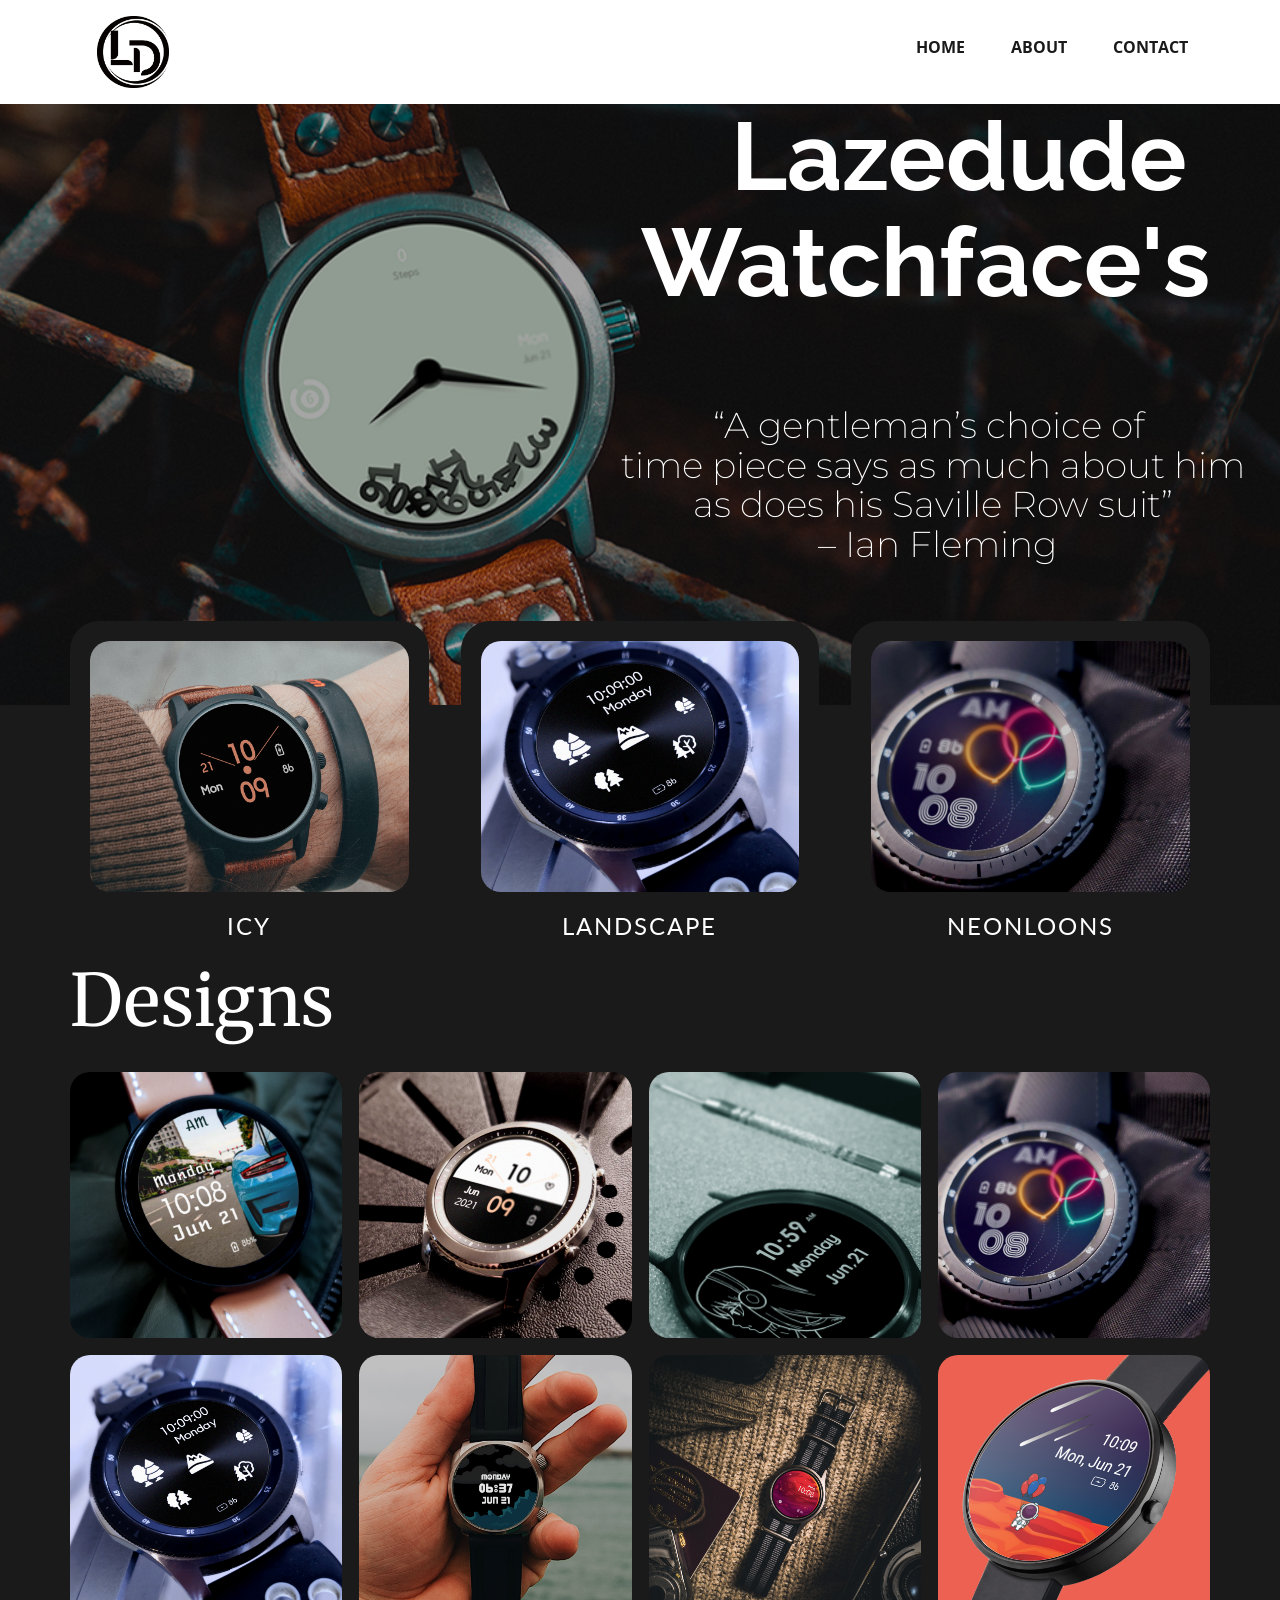
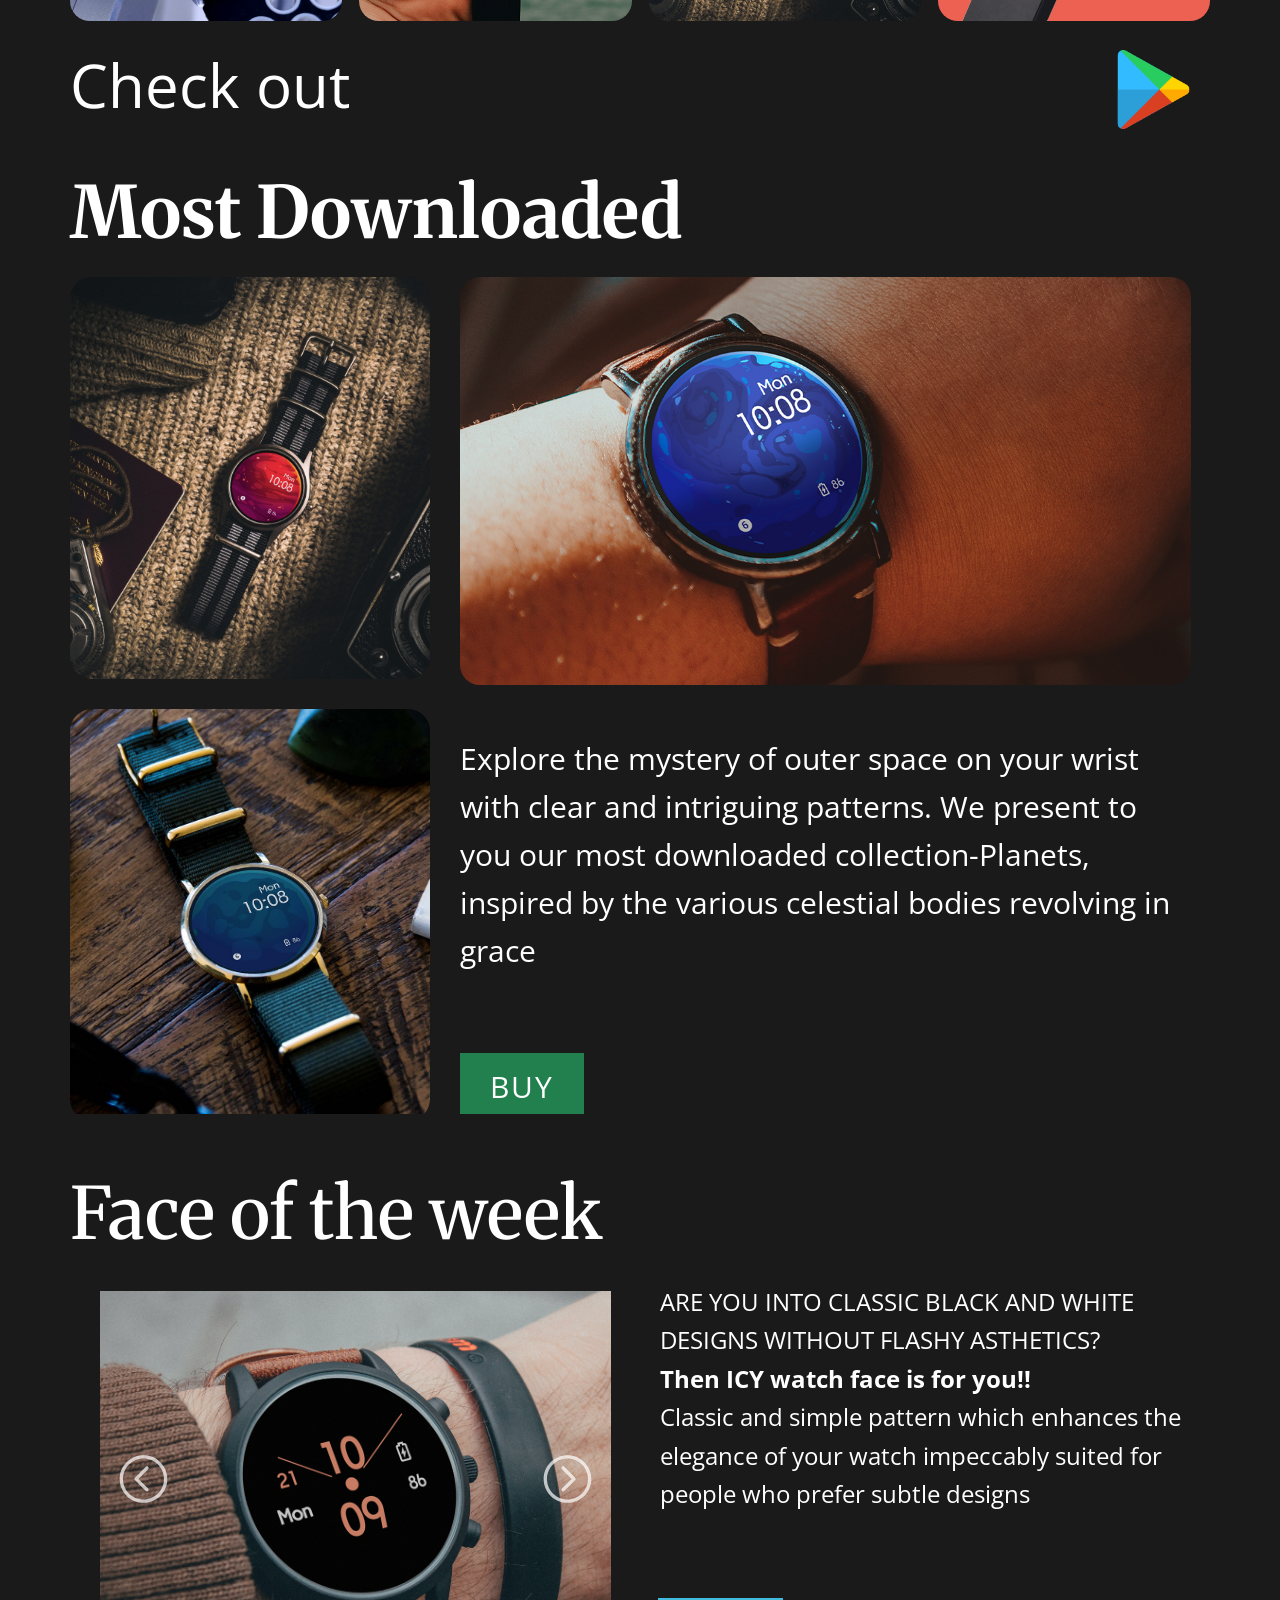
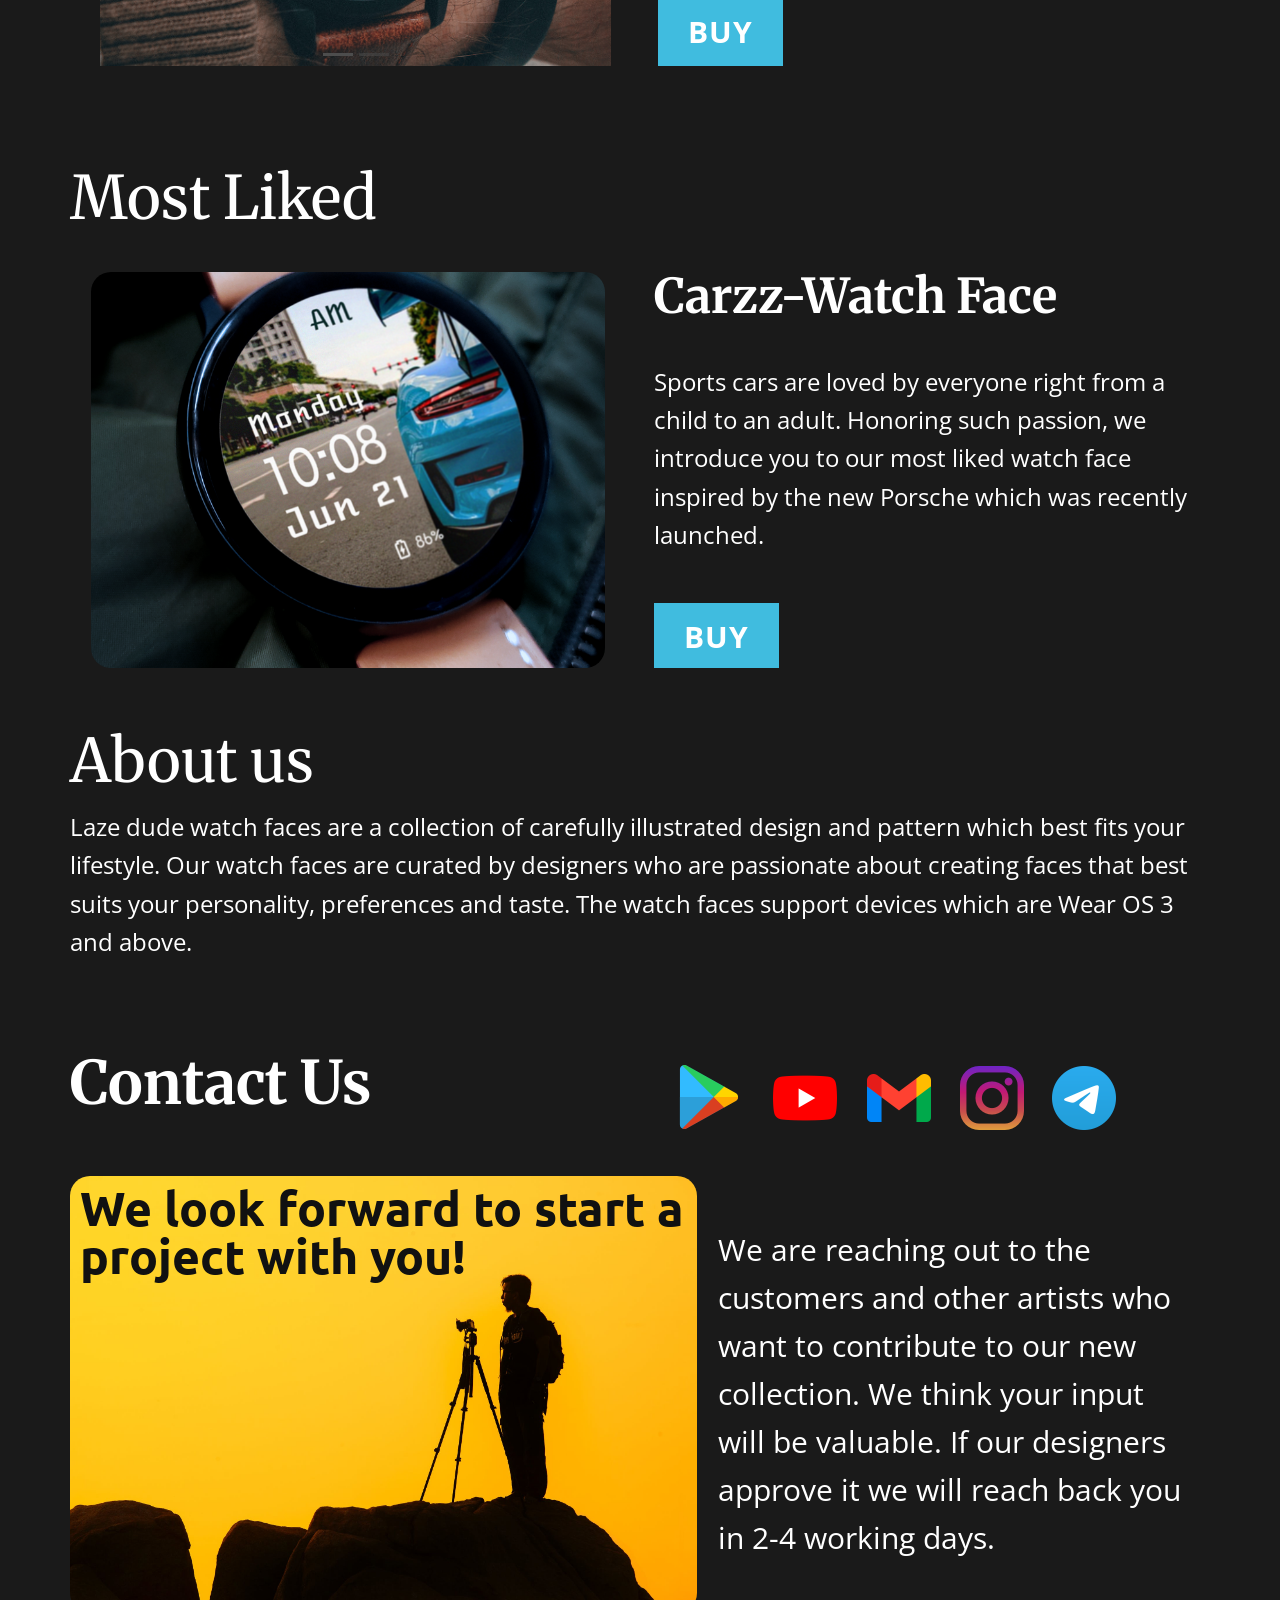
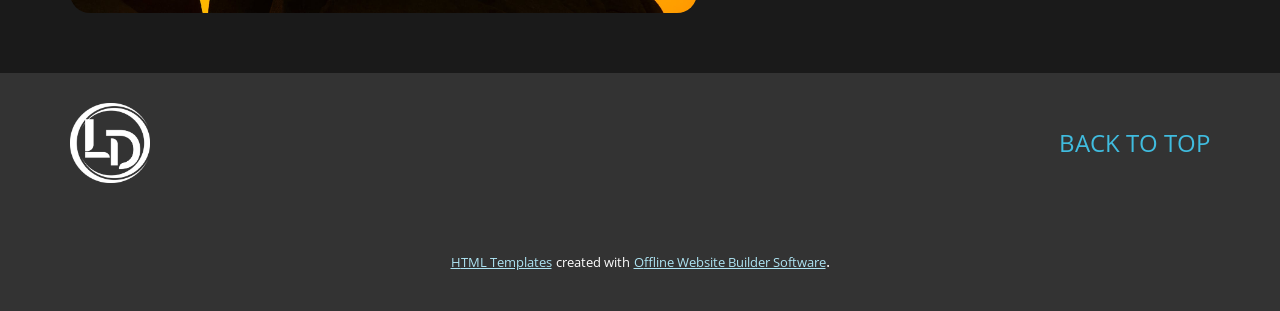
<file: Home.html>
<!DOCTYPE html>
<html style="font-size: 16px;">
  <head>
    <meta name="viewport" content="width=device-width, initial-scale=1.0">
    <meta charset="utf-8">
    <meta name="keywords" content="Look Deep Into The Nature, Getting back to nature, This place is special..., Nature, You Might Also Like, Our Mission, Wildlife, Africa is home to many of the world&amp;apos;s most famous fauna, Contact Us">
    <meta name="description" content="">
    <meta name="page_type" content="np-template-header-footer-from-plugin">
    <title>Home</title>
    <link rel="stylesheet" href="nicepage.css" media="screen">
<link rel="stylesheet" href="Home.css" media="screen">
    <script class="u-script" type="text/javascript" src="jquery.js" defer=""></script>
    <script class="u-script" type="text/javascript" src="nicepage.js" defer=""></script>
    <meta name="generator" content="Nicepage 4.6.5, nicepage.com">
    
    <link id="u-theme-google-font" rel="stylesheet" href="https://fonts.googleapis.com/css?family=Roboto:100,100i,300,300i,400,400i,500,500i,700,700i,900,900i|Open+Sans:300,300i,400,400i,500,500i,600,600i,700,700i,800,800i">
    <link id="u-page-google-font" rel="stylesheet" href="https://fonts.googleapis.com/css?family=Raleway:100,100i,200,200i,300,300i,400,400i,500,500i,600,600i,700,700i,800,800i,900,900i|Montserrat:100,100i,200,200i,300,300i,400,400i,500,500i,600,600i,700,700i,800,800i,900,900i|Lato:100,100i,300,300i,400,400i,700,700i,900,900i|Merriweather:300,300i,400,400i,700,700i,900,900i|Ubuntu:300,300i,400,400i,500,500i,700,700i">
    
    
    
    
    
    
    
    
    
    
    
    
    
    <script type="application/ld+json">{
		"@context": "http://schema.org",
		"@type": "Organization",
		"name": "Website",
		"logo": "images/logoplaystore2.png"
}</script>
    <meta name="theme-color" content="#40bcdf">
    <meta property="og:title" content="Home">
    <meta property="og:type" content="website">
  </head>
  <body class="u-body u-xl-mode"><header class="u-clearfix u-header u-header" id="sec-bc4c"><div class="u-clearfix u-sheet u-sheet-1">
        <a href="https://nicepage.com" class="u-image u-logo u-image-1" data-image-width="2100" data-image-height="2100">
          <img src="images/logoplaystore2.png" class="u-logo-image u-logo-image-1">
        </a>
        <nav class="u-menu u-menu-dropdown u-offcanvas u-offcanvas-shift u-menu-1" data-responsive-from="XS">
          <div class="menu-collapse" style="font-size: 1rem; letter-spacing: 0px; font-weight: 700; text-transform: uppercase;">
            <a class="u-button-style u-custom-active-border-color u-custom-active-color u-custom-border u-custom-border-color u-custom-borders u-custom-hover-border-color u-custom-hover-color u-custom-left-right-menu-spacing u-custom-padding-bottom u-custom-text-active-color u-custom-text-color u-custom-text-hover-color u-custom-top-bottom-menu-spacing u-nav-link u-text-active-palette-1-base u-text-hover-palette-2-base" href="#">
              <svg class="u-svg-link" viewBox="0 0 24 24"><use xmlns:xlink="http://www.w3.org/1999/xlink" xlink:href="#menu-hamburger"></use></svg>
              <svg class="u-svg-content" version="1.1" id="menu-hamburger" viewBox="0 0 16 16" x="0px" y="0px" xmlns:xlink="http://www.w3.org/1999/xlink" xmlns="http://www.w3.org/2000/svg"><g><rect y="1" width="16" height="2"></rect><rect y="7" width="16" height="2"></rect><rect y="13" width="16" height="2"></rect>
</g></svg>
            </a>
          </div>
          <div class="u-custom-menu u-nav-container">
            <ul class="u-nav u-spacing-2 u-unstyled u-nav-1"><li class="u-nav-item"><a class="u-border-2 u-border-active-grey-90 u-border-hover-grey-50 u-button-style u-nav-link u-text-active-grey-90 u-text-grey-90 u-text-hover-grey-90" href="Home.html#carousel_c244" data-page-id="142552098" style="padding: 10px 20px;">Home</a>
</li><li class="u-nav-item"><a class="u-border-2 u-border-active-grey-90 u-border-hover-grey-50 u-button-style u-nav-link u-text-active-grey-90 u-text-grey-90 u-text-hover-grey-90" href="Home.html#carousel_0862" data-page-id="142552098" style="padding: 10px 20px;">About</a>
</li><li class="u-nav-item"><a class="u-border-2 u-border-active-grey-90 u-border-hover-grey-50 u-button-style u-nav-link u-text-active-grey-90 u-text-grey-90 u-text-hover-grey-90" href="Home.html#carousel_b96d" data-page-id="142552098" style="padding: 10px 20px;">Contact</a>
</li></ul>
          </div>
          <div class="u-custom-menu u-nav-container-collapse">
            <div class="u-black u-container-style u-inner-container-layout u-opacity u-opacity-95 u-sidenav">
              <div class="u-inner-container-layout u-sidenav-overflow">
                <div class="u-menu-close"></div>
                <ul class="u-align-center u-nav u-popupmenu-items u-unstyled u-nav-2"><li class="u-nav-item"><a class="u-button-style u-nav-link" href="Home.html#carousel_c244" data-page-id="142552098" style="padding: 0px 20px;">Home</a>
</li><li class="u-nav-item"><a class="u-button-style u-nav-link" href="Home.html#carousel_0862" data-page-id="142552098" style="padding: 0px 20px;">About</a>
</li><li class="u-nav-item"><a class="u-button-style u-nav-link" href="Home.html#carousel_b96d" data-page-id="142552098" style="padding: 0px 20px;">Contact</a>
</li></ul>
              </div>
            </div>
            <div class="u-black u-menu-overlay u-opacity u-opacity-70"></div>
          </div>
        </nav>
      </div></header> 
    <section class="u-align-right u-clearfix u-image u-shading u-section-1" id="carousel_84db" data-image-width="1024" data-image-height="500">
      <div class="u-clearfix u-sheet u-valign-top-lg u-valign-top-md u-valign-top-xl u-sheet-1">
        <h1 class="u-align-center-xs u-custom-font u-font-raleway u-text u-text-body-alt-color u-title u-text-1">Lazedude&nbsp;<br>Watchface's
        </h1>
        <h2 class="u-align-center u-custom-font u-font-montserrat u-subtitle u-text u-text-body-alt-color u-text-2"> “A gentleman’s choice of&nbsp;<br>time piece says as much about him as does his Saville Row suit”<br>&nbsp;– Ian Fleming
        </h2>
      </div>
    </section>
    <section class="u-align-center u-clearfix u-grey-90 u-hidden-sm u-hidden-xs u-section-2" src="" id="carousel_c244">
      <div class="u-clearfix u-sheet u-sheet-1">
        <div class="u-clearfix u-expanded-width u-gutter-32 u-layout-wrap u-layout-wrap-1">
          <div class="u-layout">
            <div class="u-layout-row">
              <div class="u-align-center u-border-no-bottom u-border-no-left u-border-no-right u-border-no-top u-container-style u-grey-90 u-layout-cell u-left-cell u-radius-45 u-shape-round u-size-20 u-layout-cell-1">
                <div class="u-container-layout u-valign-bottom-xl u-valign-top-lg u-valign-top-md u-valign-top-sm u-valign-top-xs u-container-layout-1">
                  <img class="u-expanded-width u-image u-image-round u-radius-20 u-image-1" src="images/Instagram-Watch.jpg.png" data-image-width="1080" data-image-height="1080" data-href="https://play.google.com/store/apps/details?id=com.watchfacestudio.icy2" data-target="_blank">
                  <h4 class="u-custom-font u-font-lato u-text u-text-1">
                    <a href="https://www.natureandforesttherapy.org/" ping="/url?sa=t&amp;source=web&amp;rct=j&amp;url=https://www.natureandforesttherapy.org/&amp;ved=2ahUKEwjj6aGaiaLpAhVMwqYKHcGrADAQFjAMegQIAhAB" ao_us_href="https://www.natureandforesttherapy.org/" style="">I</a>CY
                  </h4>
                </div>
              </div>
              <div class="u-align-center u-container-style u-grey-90 u-layout-cell u-radius-45 u-shape-round u-size-20 u-layout-cell-2">
                <div class="u-container-layout u-valign-top u-container-layout-2">
                  <img class="u-expanded-width u-hover-feature u-image u-image-round u-radius-20 u-image-2" src="images/landaod.png" data-image-width="1080" data-image-height="1080">
                  <h4 class="u-custom-font u-font-lato u-text u-text-2">landscape</h4>
                </div>
              </div>
              <div class="u-align-center u-container-style u-grey-90 u-layout-cell u-radius-45 u-right-cell u-shape-round u-size-20 u-layout-cell-3">
                <div class="u-container-layout u-valign-top u-container-layout-3">
                  <img class="u-expanded-width u-image u-image-round u-radius-20 u-image-3" src="images/Instagram-Watch.jpg1.png" data-image-width="1080" data-image-height="1080" data-href="https://play.google.com/store/apps/details?id=com.watchfacestudio.pop" data-target="_blank">
                  <h4 class="u-custom-font u-font-lato u-text u-text-3">neonloons</h4>
                </div>
              </div>
            </div>
          </div>
        </div>
      </div>
      
    </section>
    <section class="u-align-center u-clearfix u-grey-90 u-section-3" id="sec-30e4">
      <div class="u-clearfix u-sheet u-sheet-1">
        <h1 class="u-align-left u-text u-title u-text-1">Designs</h1>
        <div class="u-expanded-width u-gallery u-layout-grid u-lightbox u-show-text-none u-gallery-1">
          <div class="u-gallery-inner u-gallery-inner-1">
            <div class="u-effect-hover-zoom u-gallery-item u-radius-20 u-shape-round u-gallery-item-1" data-href="https://play.google.com/store/apps/details?id=com.watchfacestudio.carzz" data-target="_blank">
              <div class="u-back-slide" data-image-width="800" data-image-height="1600">
                <img class="u-back-image u-expanded" src="images/real3.png" alt="">
              </div>
              <div class="u-over-slide u-shading u-over-slide-1">
                <h3 class="u-gallery-heading"></h3>
                <p class="u-gallery-text"></p>
              </div>
            </div>
            <div class="u-effect-hover-zoom u-gallery-item u-radius-20 u-shape-round u-gallery-item-2" data-href="https://play.google.com/store/apps/details?id=com.watchfacestudio.icy2" data-target="_blank">
              <div class="u-back-slide" data-image-width="1080" data-image-height="1080">
                <img class="u-back-image u-expanded" src="images/Instagram-Watch22.png">
              </div>
              <div class="u-over-slide u-shading u-over-slide-2">
                <h3 class="u-gallery-heading"></h3>
                <p class="u-gallery-text"></p>
              </div>
            </div>
            <div class="u-effect-hover-zoom u-gallery-item u-radius-20 u-shape-round u-gallery-item-3" data-href="https://play.google.com/store/apps/details?id=com.watchfacestudio.animegirl" data-target="_blank">
              <div class="u-back-slide" data-image-width="550" data-image-height="1100">
                <img class="u-back-image u-expanded" src="images/Screenshotreal3.png">
              </div>
              <div class="u-over-slide u-shading u-over-slide-3">
                <h3 class="u-gallery-heading"></h3>
                <p class="u-gallery-text"></p>
              </div>
            </div>
            <div class="u-effect-hover-zoom u-gallery-item u-radius-20 u-shape-round u-gallery-item-4" data-image-width="1080" data-image-height="1080">
              <div class="u-back-slide">
                <img class="u-back-image u-expanded" src="images/Instagram-Watch.jpg1-13.png">
              </div>
              <div class="u-over-slide u-shading u-over-slide-4">
                <h3 class="u-gallery-heading"></h3>
                <p class="u-gallery-text"></p>
              </div>
            </div>
            <div class="u-effect-hover-zoom u-gallery-item u-radius-20 u-shape-round u-gallery-item-5" data-image-width="1080" data-image-height="1080">
              <div class="u-back-slide">
                <img class="u-back-image u-expanded" src="images/landaod-14.png">
              </div>
              <div class="u-over-slide u-shading u-over-slide-5">
                <h3 class="u-gallery-heading"></h3>
                <p class="u-gallery-text"></p>
              </div>
            </div>
            <div class="u-effect-hover-zoom u-gallery-item u-radius-20 u-shape-round u-gallery-item-6" data-image-width="1003" data-image-height="1249">
              <div class="u-back-slide">
                <img class="u-back-image u-expanded" src="images/realclose.png">
              </div>
              <div class="u-over-slide u-shading u-over-slide-6">
                <h3 class="u-gallery-heading"></h3>
                <p class="u-gallery-text"></p>
              </div>
            </div>
            <div class="u-effect-hover-zoom u-gallery-item u-radius-20 u-shape-round u-gallery-item-7" data-href="https://play.google.com/store/apps/details?id=com.watchfacestudio.planets" data-target="_blank">
              <div class="u-back-slide" data-image-width="1080" data-image-height="1080">
                <img class="u-back-image u-expanded" src="images/i3.png">
              </div>
              <div class="u-over-slide u-shading u-over-slide-7">
                <h3 class="u-gallery-heading"></h3>
                <p class="u-gallery-text"></p>
              </div>
            </div>
            <div class="u-effect-hover-zoom u-gallery-item u-radius-20 u-shape-round u-gallery-item-8" data-image-width="1080" data-image-height="1080">
              <div class="u-back-slide">
                <img class="u-back-image u-expanded" src="images/Insta.png">
              </div>
              <div class="u-over-slide u-shading u-over-slide-8">
                <h3 class="u-gallery-heading"></h3>
                <p class="u-gallery-text"></p>
              </div>
            </div>
          </div>
        </div>
      </div>
    </section>
    <section class="u-align-center u-clearfix u-grey-90 u-section-4" id="sec-5fd5">
      <div class="u-clearfix u-sheet u-sheet-1"><span class="u-file-icon u-icon u-icon-1" data-href="https://play.google.com/store/apps/dev?id=6455465523434357610" data-target="_blank"><img src="images/300218.png" alt=""></span>
        <h2 class="u-align-left u-custom-font u-text u-text-font u-text-1">Check out&nbsp;</h2>
      </div>
    </section>
    <section class="u-align-center u-clearfix u-grey-90 u-hidden-lg u-hidden-xl u-section-5" id="sec-3040">
      <div class="u-clearfix u-sheet u-valign-middle-lg u-valign-middle-md u-valign-middle-xl u-sheet-1">
        <div class="u-clearfix u-expanded-width u-gutter-0 u-layout-wrap u-layout-wrap-1">
          <div class="u-layout" style="">
            <div class="u-layout-row" style="">
              <div class="u-align-left u-container-style u-image u-image-round u-layout-cell u-left-cell u-radius-20 u-size-30 u-size-xs-60 u-image-1" src="" data-image-width="1080" data-image-height="1080">
                <div class="u-container-layout u-valign-middle u-container-layout-1" src=""></div>
              </div>
              <div class="u-align-left u-container-style u-grey-90 u-layout-cell u-right-cell u-size-30 u-size-xs-60 u-layout-cell-2">
                <div class="u-container-layout u-valign-bottom-md u-valign-bottom-sm u-valign-middle-lg u-valign-middle-xl u-container-layout-2">
                  <h2 class="u-custom-font u-font-merriweather u-text u-text-default-lg u-text-default-md u-text-default-xl u-text-1">Most Downloaded</h2>
                  <p class="u-text u-text-2">
                    <span style="font-size: 1.25rem;">Explore the mystery of outer space on your wrist with clear and intriguing patterns. We present to you our most downloaded collection-Planets, inspired by the various celestial bodies revolving in grace </span>
                  </p>
                  <a href="" class="u-border-none u-btn u-button-style u-hover-palette-1-dark-1 u-palette-3-dark-2 u-btn-1">BUy</a>
                </div>
              </div>
            </div>
          </div>
        </div>
      </div>
    </section>
    <section class="u-clearfix u-grey-90 u-hidden-md u-hidden-sm u-hidden-xs u-section-6" id="carousel_2fc8">
      <div class="u-clearfix u-sheet u-sheet-1">
        <h1 class="u-align-left u-custom-font u-font-merriweather u-text u-text-1"> Most Downloaded</h1>
        <div class="u-clearfix u-expanded-width u-gutter-30 u-layout-wrap u-layout-wrap-1">
          <div class="u-layout">
            <div class="u-layout-row">
              <div class="u-size-20 u-size-60-md">
                <div class="u-layout-col">
                  <div class="u-container-style u-image u-image-round u-layout-cell u-left-cell u-radius-37 u-size-30 u-image-1" data-image-width="1080" data-image-height="1080">
                    <div class="u-container-layout u-valign-bottom u-container-layout-1"></div>
                  </div>
                  <div class="u-container-style u-image u-image-round u-layout-cell u-left-cell u-radius-37 u-size-30 u-image-2" data-image-width="5568" data-image-height="3712">
                    <div class="u-container-layout u-container-layout-2"></div>
                  </div>
                </div>
              </div>
              <div class="u-size-23-sm u-size-23-xs u-size-39-lg u-size-39-md u-size-39-xl">
                <div class="u-layout-col">
                  <div class="u-align-center u-container-style u-layout-cell u-size-60 u-layout-cell-3">
                    <div class="u-container-layout u-valign-top-xl u-container-layout-3">
                      <img class="u-expanded-width u-image u-image-round u-radius-20 u-image-3" src="images/5.png" data-image-width="1080" data-image-height="1080">
                      <p class="u-align-left u-text u-text-2"> Explore the mystery of outer space on your wrist with clear and intriguing patterns. We present to you our most downloaded collection-Planets, inspired by the various celestial bodies revolving in grace </p>
                      <a href="https://play.google.com/store/apps/details?id=com.watchfacestudio.planets" class="u-btn u-button-style u-palette-3-base u-btn-1" target="_blank">buy</a>
                    </div>
                  </div>
                </div>
              </div>
              <div class="u-size-1-lg u-size-1-xl u-size-17-sm u-size-17-xs u-size-22-md">
                <div class="u-layout-col">
                  <div class="u-container-style u-layout-cell u-right-cell u-size-60 u-layout-cell-4">
                    <div class="u-container-layout u-container-layout-4"></div>
                  </div>
                </div>
              </div>
            </div>
          </div>
        </div>
      </div>
    </section>
    <section class="u-clearfix u-grey-90 u-hidden-md u-hidden-sm u-hidden-xs u-section-7" id="carousel_fb69">
      <div class="u-clearfix u-sheet u-valign-top-lg u-valign-top-md u-valign-top-sm u-valign-top-xs u-sheet-1">
        <h1 class="u-align-left u-text u-title u-text-1">Face o​f the week</h1>
        <div class="u-clearfix u-expanded-width-sm u-expanded-width-xs u-layout-wrap u-layout-wrap-1">
          <div class="u-layout">
            <div class="u-layout-row">
              <div class="u-container-style u-layout-cell u-size-60 u-layout-cell-1">
                <div class="u-container-layout u-valign-bottom-lg u-valign-bottom-md u-valign-bottom-sm u-valign-bottom-xs u-container-layout-1">
                  <p class="u-text u-text-2">
                    <span style="font-weight: 400;">ARE YOU INTO CLASSIC BLACK AND WHITE DESIGNS WITHOUT FLASHY ASTHETICS?</span>
                    <br>
                    <span style="font-weight: 400;">
                      <span style="font-weight: 700;">Then ICY watch face is for you!!</span>
                      <br>Classic and simple pattern which enhances the elegance of your watch impeccably suited for people who prefer subtle designs
                    </span>
                  </p>
                  <a href="https://play.google.com/store/apps/details?id=com.watchfacestudio.icy2" class="u-btn u-button-style u-hover-palette-1-dark-1 u-palette-1-base u-text-active-white u-btn-1" target="_blank">Buy</a>
                </div>
              </div>
            </div>
          </div>
        </div>
        <div class="image-slider u-carousel u-expanded-width-xs u-gallery u-gallery-slider u-layout-carousel u-lightbox u-no-transition u-show-text-on-hover u-gallery-1" data-interval="5000" data-u-ride="carousel" id="carousel-0edf">
          <ol class="u-absolute-hcenter u-carousel-indicators u-carousel-indicators-1">
            <li data-u-target="#carousel-0edf" data-u-slide-to="0" class="u-active u-grey-70 u-shape-rectangle" style="width: 30px; height: 3px;"></li>
            <li data-u-target="#carousel-0edf" data-u-slide-to="1" class="u-grey-70 u-shape-rectangle" style="width: 30px; height: 3px;"></li>
          </ol>
          <div class="u-carousel-inner u-gallery-inner" role="listbox">
            <div class="u-active u-carousel-item u-effect-fade u-gallery-item u-carousel-item-1">
              <div class="u-back-slide" data-image-width="1080" data-image-height="1080">
                <img class="u-back-image u-expanded" src="images/Instagram-Watch.jpg-20.png">
              </div>
              <div class="u-align-center u-over-slide u-shading u-valign-bottom u-over-slide-1">
                <h3 class="u-gallery-heading">ICY</h3>
                <p class="u-gallery-text"></p>
              </div>
            </div>
            <div class="u-carousel-item u-effect-fade u-gallery-item u-carousel-item-2">
              <div class="u-back-slide" data-image-width="1080" data-image-height="1080">
                <img class="u-back-image u-expanded" src="images/Instagram-Watch22-21.png">
              </div>
              <div class="u-align-center u-over-slide u-shading u-valign-bottom u-over-slide-2">
                <h3 class="u-gallery-heading">ICY</h3>
                <p class="u-gallery-text"></p>
              </div>
            </div>
          </div>
          <a class="u-absolute-vcenter u-carousel-control u-carousel-control-prev u-icon-rectangle u-opacity u-opacity-70 u-spacing-10 u-text-white u-carousel-control-1" href="#carousel-0edf" role="button" data-u-slide="prev">
            <span aria-hidden="true">
              <svg viewBox="0 0 129 129"><path d="m64.5,122.6c32,0 58.1-26 58.1-58.1s-26-58-58.1-58-58,26-58,58 26,58.1 58,58.1zm0-108c27.5,5.32907e-15 49.9,22.4 49.9,49.9s-22.4,49.9-49.9,49.9-49.9-22.4-49.9-49.9 22.4-49.9 49.9-49.9z"></path><path d="m70,93.5c0.8,0.8 1.8,1.2 2.9,1.2 1,0 2.1-0.4 2.9-1.2 1.6-1.6 1.6-4.2 0-5.8l-23.5-23.5 23.5-23.5c1.6-1.6 1.6-4.2 0-5.8s-4.2-1.6-5.8,0l-26.4,26.4c-0.8,0.8-1.2,1.8-1.2,2.9s0.4,2.1 1.2,2.9l26.4,26.4z"></path></svg>
            </span>
            <span class="sr-only">
              <svg viewBox="0 0 129 129"><path d="m64.5,122.6c32,0 58.1-26 58.1-58.1s-26-58-58.1-58-58,26-58,58 26,58.1 58,58.1zm0-108c27.5,5.32907e-15 49.9,22.4 49.9,49.9s-22.4,49.9-49.9,49.9-49.9-22.4-49.9-49.9 22.4-49.9 49.9-49.9z"></path><path d="m70,93.5c0.8,0.8 1.8,1.2 2.9,1.2 1,0 2.1-0.4 2.9-1.2 1.6-1.6 1.6-4.2 0-5.8l-23.5-23.5 23.5-23.5c1.6-1.6 1.6-4.2 0-5.8s-4.2-1.6-5.8,0l-26.4,26.4c-0.8,0.8-1.2,1.8-1.2,2.9s0.4,2.1 1.2,2.9l26.4,26.4z"></path></svg>
            </span>
          </a>
          <a class="u-absolute-vcenter u-carousel-control u-carousel-control-next u-icon-rectangle u-opacity u-opacity-70 u-spacing-10 u-text-white u-carousel-control-2" href="#carousel-0edf" role="button" data-u-slide="next">
            <span aria-hidden="true">
              <svg viewBox="0 0 129 129"><path d="M64.5,122.6c32,0,58.1-26,58.1-58.1S96.5,6.4,64.5,6.4S6.4,32.5,6.4,64.5S32.5,122.6,64.5,122.6z M64.5,14.6    c27.5,0,49.9,22.4,49.9,49.9S92,114.4,64.5,114.4S14.6,92,14.6,64.5S37,14.6,64.5,14.6z"></path><path d="m51.1,93.5c0.8,0.8 1.8,1.2 2.9,1.2 1,0 2.1-0.4 2.9-1.2l26.4-26.4c0.8-0.8 1.2-1.8 1.2-2.9 0-1.1-0.4-2.1-1.2-2.9l-26.4-26.4c-1.6-1.6-4.2-1.6-5.8,0-1.6,1.6-1.6,4.2 0,5.8l23.5,23.5-23.5,23.5c-1.6,1.6-1.6,4.2 0,5.8z"></path></svg>
            </span>
            <span class="sr-only">
              <svg viewBox="0 0 129 129"><path d="M64.5,122.6c32,0,58.1-26,58.1-58.1S96.5,6.4,64.5,6.4S6.4,32.5,6.4,64.5S32.5,122.6,64.5,122.6z M64.5,14.6    c27.5,0,49.9,22.4,49.9,49.9S92,114.4,64.5,114.4S14.6,92,14.6,64.5S37,14.6,64.5,14.6z"></path><path d="m51.1,93.5c0.8,0.8 1.8,1.2 2.9,1.2 1,0 2.1-0.4 2.9-1.2l26.4-26.4c0.8-0.8 1.2-1.8 1.2-2.9 0-1.1-0.4-2.1-1.2-2.9l-26.4-26.4c-1.6-1.6-4.2-1.6-5.8,0-1.6,1.6-1.6,4.2 0,5.8l23.5,23.5-23.5,23.5c-1.6,1.6-1.6,4.2 0,5.8z"></path></svg>
            </span>
          </a>
        </div>
      </div>
    </section>
    <section class="u-align-left u-clearfix u-grey-90 u-hidden-sm u-hidden-xs u-section-8" id="carousel_d6dc">
      <div class="u-clearfix u-sheet u-valign-top-lg u-valign-top-md u-valign-top-sm u-valign-top-xs u-sheet-1">
        <h1 class="u-align-left u-text u-title u-text-1"> Most Liked</h1>
        <div class="u-clearfix u-expanded-width u-gutter-28 u-layout-wrap u-layout-wrap-1">
          <div class="u-gutter-0 u-layout">
            <div class="u-layout-row">
              <div class="u-container-style u-layout-cell u-size-30 u-layout-cell-1">
                <div class="u-container-layout u-valign-middle-md u-valign-middle-sm u-valign-middle-xs u-container-layout-1">
                  <img class="u-expanded-width u-image u-image-round u-radius-20 u-image-1" src="images/real3-22.png" alt="" data-image-width="800" data-image-height="1600">
                </div>
              </div>
              <div class="u-container-style u-layout-cell u-size-30 u-layout-cell-2">
                <div class="u-container-layout u-valign-top u-container-layout-2">
                  <h2 class="u-custom-font u-font-merriweather u-text u-text-2">
                    <span style="font-weight: 700;">Carzz-Watch Face</span>
                  </h2>
                  <p class="u-text u-text-3"> Sports cars are loved by everyone right from a child to an adult. Ho​noring such passion, we introduce you to our most liked watch face inspired by the new Porsche which was recently launched.</p>
                  <a href="https://play.google.com/store/apps/details?id=com.watchfacestudio.carzz" class="u-btn u-button-style u-hover-palette-1-dark-1 u-palette-1-base u-text-active-white u-btn-1" target="_blank">Buy</a>
                </div>
              </div>
            </div>
          </div>
        </div>
      </div>
    </section>
    <section class="u-align-left u-clearfix u-grey-90 u-section-9" id="carousel_0862">
      <div class="u-clearfix u-sheet u-valign-top-lg u-valign-top-md u-valign-top-sm u-sheet-1">
        <h1 class="u-custom-font u-font-merriweather u-text u-text-1">About us</h1>
        <p class="u-text u-text-2">
          <span style="font-weight: 400;">Laze dude watch faces are a collection of carefully illustrated design a​nd pattern which best fits​ your lifestyle. Our watch faces are curated by designers who are passionate about creating faces that best suits your personality, preferences and taste.&nbsp;The watch faces support devices which are Wear OS 3 and above. </span>
        </p>
      </div>
    </section>
    <section class="u-clearfix u-grey-90 u-hidden-lg u-hidden-md u-hidden-sm u-hidden-xs u-section-10" id="carousel_b96d">
      <div class="u-clearfix u-sheet u-valign-top-lg u-valign-top-md u-valign-top-sm u-valign-top-xs u-sheet-1">
        <div class="u-clearfix u-expanded-width u-gutter-0 u-layout-wrap u-layout-wrap-1">
          <div class="u-layout">
            <div class="u-layout-col">
              <div class="u-size-30">
                <div class="u-layout-row">
                  <div class="u-size-27-xl u-size-30-lg u-size-30-md u-size-30-sm u-size-30-xs">
                    <div class="u-layout-col">
                      <div class="u-absolute-hcenter u-container-style u-expanded u-layout-cell u-left-cell u-size-60 u-layout-cell-1">
                        <div class="u-container-layout u-valign-top-xl u-container-layout-1">
                          <h2 class="u-custom-font u-font-merriweather u-text u-text-1">Contac​t Us</h2>
                        </div>
                      </div>
                    </div>
                  </div>
                  <div class="u-size-30-lg u-size-30-md u-size-30-sm u-size-30-xs u-size-33-xl">
                    <div class="u-layout-col">
                      <div class="u-container-style u-layout-cell u-right-cell u-size-60 u-layout-cell-2">
                        <div class="u-container-layout u-container-layout-2">
                          <div class="u-clearfix u-gutter-0 u-layout-wrap u-layout-wrap-2">
                            <div class="u-layout">
                              <div class="u-layout-row">
                                <div class="u-align-left u-container-style u-layout-cell u-size-12 u-layout-cell-3">
                                  <div class="u-container-layout u-valign-middle u-container-layout-3"><span class="u-file-icon u-icon u-icon-1" data-href="https://play.google.com/store/apps/dev?id=6455465523434357610" data-target="_blank"><img src="images/3002181.png" alt=""></span>
                                  </div>
                                </div>
                                <div class="u-container-style u-layout-cell u-size-12 u-layout-cell-4">
                                  <div class="u-container-layout u-valign-middle u-container-layout-4"><span class="u-file-icon u-icon u-icon-2" data-href="https://www.youtube.com/channel/UCBWFm4csdoNBi2JYOb9ejmA" data-target="_blank"><img src="images/1384060.png" alt=""></span>
                                  </div>
                                </div>
                                <div class="u-container-style u-layout-cell u-size-12 u-layout-cell-5">
                                  <div class="u-container-layout u-valign-middle u-container-layout-5"><span class="u-file-icon u-icon u-icon-3" data-href="mailto:lazeeeedude@gmail.com"><img src="images/5968534.png" alt=""></span>
                                  </div>
                                </div>
                                <div class="u-container-style u-layout-cell u-size-12 u-layout-cell-6">
                                  <div class="u-container-layout u-valign-bottom u-container-layout-6"><span class="u-file-icon u-icon u-icon-4" data-href="https://www.instagram.com/lazedude/" data-target="_blank"><img src="images/174855.png" alt=""></span>
                                  </div>
                                </div>
                                <div class="u-container-style u-layout-cell u-size-12 u-layout-cell-7">
                                  <div class="u-container-layout u-valign-top u-container-layout-7"><span class="u-file-icon u-icon u-icon-5" data-href="https://t.me/lazewatches" data-target="_blank"><img src="images/5968804.png" alt=""></span>
                                  </div>
                                </div>
                              </div>
                            </div>
                          </div>
                        </div>
                      </div>
                    </div>
                  </div>
                </div>
              </div>
              <div class="u-size-30">
                <div class="u-layout-row">
                  <div class="u-container-style u-image u-image-round u-layout-cell u-left-cell u-radius-20 u-size-33-xl u-size-34-lg u-size-34-md u-size-34-sm u-size-34-xs u-image-1">
                    <div class="u-container-layout u-container-layout-8">
                      <h3 class="u-custom-font u-font-ubuntu u-text u-text-2">We look forward to start a project with you!</h3>
                    </div>
                  </div>
                  <div class="u-container-style u-layout-cell u-size-26-lg u-size-26-md u-size-26-sm u-size-26-xs u-size-27-xl u-layout-cell-9">
                    <div class="u-container-layout u-valign-middle-xl u-container-layout-9">
                      <p class="u-text u-text-3"> We are reaching out to the customers and other artists who want to contribute to our new collection. We think your input will be valuable. If our designers approve it we will reach back you in 2-4 working days.</p>
                    </div>
                  </div>
                </div>
              </div>
            </div>
          </div>
        </div>
      </div>
    </section>
    <section class="u-clearfix u-grey-90 u-hidden-md u-hidden-sm u-hidden-xl u-hidden-xs u-section-11" id="carousel_4d4f">
      <div class="u-clearfix u-sheet u-sheet-1">
        <div class="u-clearfix u-expanded-width u-gutter-0 u-layout-wrap u-layout-wrap-1">
          <div class="u-layout">
            <div class="u-layout-col">
              <div class="u-size-30">
                <div class="u-layout-row">
                  <div class="u-size-27-xl u-size-30-lg u-size-30-md u-size-30-sm u-size-30-xs">
                    <div class="u-layout-col">
                      <div class="u-absolute-hcenter u-container-style u-expanded u-layout-cell u-left-cell u-size-60 u-layout-cell-1">
                        <div class="u-container-layout u-valign-top-xl u-container-layout-1">
                          <h2 class="u-custom-font u-font-merriweather u-text u-text-1">Contac​t Us</h2>
                        </div>
                      </div>
                    </div>
                  </div>
                  <div class="u-size-30-lg u-size-30-md u-size-30-sm u-size-30-xs u-size-33-xl">
                    <div class="u-layout-col"></div>
                  </div>
                </div>
              </div>
              <div class="u-size-30">
                <div class="u-layout-row">
                  <div class="u-container-style u-image u-image-round u-layout-cell u-left-cell u-radius-20 u-size-33-xl u-size-34-lg u-size-34-md u-size-34-sm u-size-34-xs u-image-1">
                    <div class="u-container-layout u-container-layout-2">
                      <h3 class="u-custom-font u-font-ubuntu u-text u-text-2">We look forward to start a project with you!</h3>
                    </div>
                  </div>
                  <div class="u-container-style u-layout-cell u-size-26-lg u-size-26-md u-size-26-sm u-size-26-xs u-size-27-xl u-layout-cell-3">
                    <div class="u-container-layout u-valign-middle-xl u-container-layout-3">
                      <p class="u-text u-text-3"> We are reaching out to the customers and other artists who want to contribute to our new collection. We think your input will be valuable. If our designers approve it we will reach back you in 2-4 working days.</p>
                    </div>
                  </div>
                </div>
              </div>
            </div>
          </div>
        </div>
        <div class="u-clearfix u-gutter-0 u-layout-wrap u-layout-wrap-2">
          <div class="u-layout">
            <div class="u-layout-row">
              <div class="u-align-left u-container-style u-layout-cell u-size-12 u-layout-cell-4">
                <div class="u-container-layout u-valign-middle u-container-layout-4"><span class="u-file-icon u-icon u-icon-1" data-href="https://play.google.com/store/apps/dev?id=6455465523434357610" data-target="_blank"><img src="images/3002181.png" alt=""></span>
                </div>
              </div>
              <div class="u-container-style u-layout-cell u-size-12 u-layout-cell-5">
                <div class="u-container-layout u-valign-middle u-container-layout-5"><span class="u-file-icon u-icon u-icon-2" data-href="https://www.youtube.com/channel/UCBWFm4csdoNBi2JYOb9ejmA" data-target="_blank"><img src="images/1384060.png" alt=""></span>
                </div>
              </div>
              <div class="u-container-style u-layout-cell u-size-12 u-layout-cell-6">
                <div class="u-container-layout u-valign-middle u-container-layout-6"><span class="u-file-icon u-icon u-icon-3" data-href="mailto:lazeeeedude@gmail.com"><img src="images/5968534.png" alt=""></span>
                </div>
              </div>
              <div class="u-container-style u-layout-cell u-size-12 u-layout-cell-7">
                <div class="u-container-layout u-valign-bottom u-container-layout-7"><span class="u-file-icon u-icon u-icon-4" data-href="https://www.instagram.com/lazedude/" data-target="_blank"><img src="images/174855.png" alt=""></span>
                </div>
              </div>
              <div class="u-container-style u-layout-cell u-size-12 u-layout-cell-8">
                <div class="u-container-layout u-valign-top u-container-layout-8"><span class="u-file-icon u-icon u-icon-5" data-href="https://t.me/lazewatches" data-target="_blank"><img src="images/5968804.png" alt=""></span>
                </div>
              </div>
            </div>
          </div>
        </div>
        <h2 class="u-custom-font u-font-merriweather u-text u-text-4">Contac​t Us</h2>
      </div>
    </section>
    <section class="u-clearfix u-grey-90 u-hidden-lg u-hidden-xl u-section-12" id="carousel_822a">
      <div class="u-clearfix u-sheet u-sheet-1">
        <h2 class="u-custom-font u-font-merriweather u-text u-text-1">Contac​t Us </h2>
        <div class="u-clearfix u-expanded-width u-gutter-12 u-layout-wrap u-layout-wrap-1">
          <div class="u-layout">
            <div class="u-layout-col">
              <div class="u-size-30">
                <div class="u-layout-row">
                  <div class="u-size-60">
                    <div class="u-layout-col">
                      <div class="u-container-style u-layout-cell u-right-cell u-size-60 u-layout-cell-1">
                        <div class="u-container-layout u-container-layout-1">
                          <div class="u-expanded-width-xs u-list u-list-1">
                            <div class="u-repeater u-repeater-1">
                              <div class="u-container-style u-list-item u-repeater-item u-list-item-1">
                                <div class="u-container-layout u-similar-container u-valign-top-md u-valign-top-sm u-valign-top-xs u-container-layout-2"><span class="u-file-icon u-icon u-icon-1" data-href="https://play.google.com/store/apps/dev?id=6455465523434357610" data-target="_blank"><img src="images/3002181.png" alt=""></span>
                                </div>
                              </div>
                              <div class="u-container-style u-list-item u-repeater-item u-list-item-2">
                                <div class="u-container-layout u-similar-container u-valign-top-md u-valign-top-sm u-valign-top-xs u-container-layout-3"><span class="u-file-icon u-icon u-icon-2" data-href="https://www.instagram.com/lazedude/" data-target="_blank"><img src="images/174855.png" alt=""></span>
                                </div>
                              </div>
                              <div class="u-container-style u-list-item u-repeater-item u-list-item-3">
                                <div class="u-container-layout u-similar-container u-valign-top-md u-valign-top-sm u-valign-top-xs u-container-layout-4"><span class="u-file-icon u-icon u-icon-3" data-href="mailto:lazeeeedude@gmail.com"><img src="images/5968534.png" alt=""></span>
                                </div>
                              </div>
                              <div class="u-container-style u-list-item u-repeater-item u-list-item-4">
                                <div class="u-container-layout u-similar-container u-valign-top-md u-valign-top-sm u-valign-top-xs u-container-layout-5"><span class="u-file-icon u-icon u-icon-4" data-href="https://www.youtube.com/channel/UCBWFm4csdoNBi2JYOb9ejmA" data-target="_blank"><img src="images/1384060.png" alt=""></span>
                                </div>
                              </div>
                            </div>
                          </div><span class="u-file-icon u-icon u-icon-5" data-href="https://t.me/lazewatches" data-target="_blank"><img src="images/59688041.png" alt=""></span>
                        </div>
                      </div>
                    </div>
                  </div>
                </div>
              </div>
              <div class="u-size-30">
                <div class="u-layout-row">
                  <div class="u-container-style u-layout-cell u-size-25-lg u-size-25-xl u-size-29-md u-size-29-sm u-size-29-xs u-layout-cell-2">
                    <div class="u-container-layout u-valign-top-sm u-container-layout-6">
                      <p class="u-custom-font u-heading-font u-text u-text-2">Just send us the design that you want in the watch. if we like the design you send us and when it goes live, you will get 2-3 ​coupons codes for you and your friends of the watch face.</p>
                    </div>
                  </div>
                  <div class="u-container-style u-image u-image-round u-layout-cell u-left-cell u-radius-20 u-size-31-md u-size-31-sm u-size-31-xs u-size-35-lg u-size-35-xl u-image-1">
                    <div class="u-container-layout u-valign-top-lg u-valign-top-xl u-container-layout-7">
                      <h3 class="u-custom-font u-font-ubuntu u-text u-text-3">We are looking forward to start a project with you! </h3>
                    </div>
                  </div>
                </div>
              </div>
            </div>
          </div>
        </div>
      </div>
    </section>
    
    
    <footer class="u-clearfix u-footer u-grey-80" id="sec-1b5c"><div class="u-clearfix u-sheet u-sheet-1">
        <a href="https://nicepage.com" class="u-image u-logo u-image-1" data-image-width="2100" data-image-height="2100">
          <img src="images/logoplaystoreWhite.png" class="u-logo-image u-logo-image-1">
        </a>
        <p class="u-text u-text-default u-text-1">
          <a class="u-active-none u-border-none u-btn u-button-link u-button-style u-hover-none u-none u-text-palette-1-base u-btn-1" href="Home.html#carousel_84db" data-page-id="142552098">BACK TO TOP</a>
        </p>
      </div></footer>
    <section class="u-backlink u-clearfix u-grey-80">
      <a class="u-link" href="https://nicepage.com/html-templates" target="_blank">
        <span>HTML Templates</span>
      </a>
      <p class="u-text">
        <span>created with</span>
      </p>
      <a class="u-link" href="" target="_blank">
        <span>Offline Website Builder Software</span>
      </a>. 
    </section><span style="height: 64px; width: 64px; margin-left: 0px; margin-right: auto; margin-top: 0px; background-image: none; right: 20px; bottom: 20px;" class="u-back-to-top u-hidden-lg u-hidden-md u-hidden-xl u-hidden-xs u-icon u-icon-circle u-opacity u-opacity-85 u-palette-1-base u-spacing-15" data-href="#">
        <svg class="u-svg-link" preserveAspectRatio="xMidYMin slice" viewBox="0 0 551.13 551.13"><use xmlns:xlink="http://www.w3.org/1999/xlink" xlink:href="#svg-1d98"></use></svg>
        <svg class="u-svg-content" enable-background="new 0 0 551.13 551.13" viewBox="0 0 551.13 551.13" xmlns="http://www.w3.org/2000/svg" id="svg-1d98"><path d="m275.565 189.451 223.897 223.897h51.668l-275.565-275.565-275.565 275.565h51.668z"></path></svg>
    </span>
  </body>
</html>
</file>
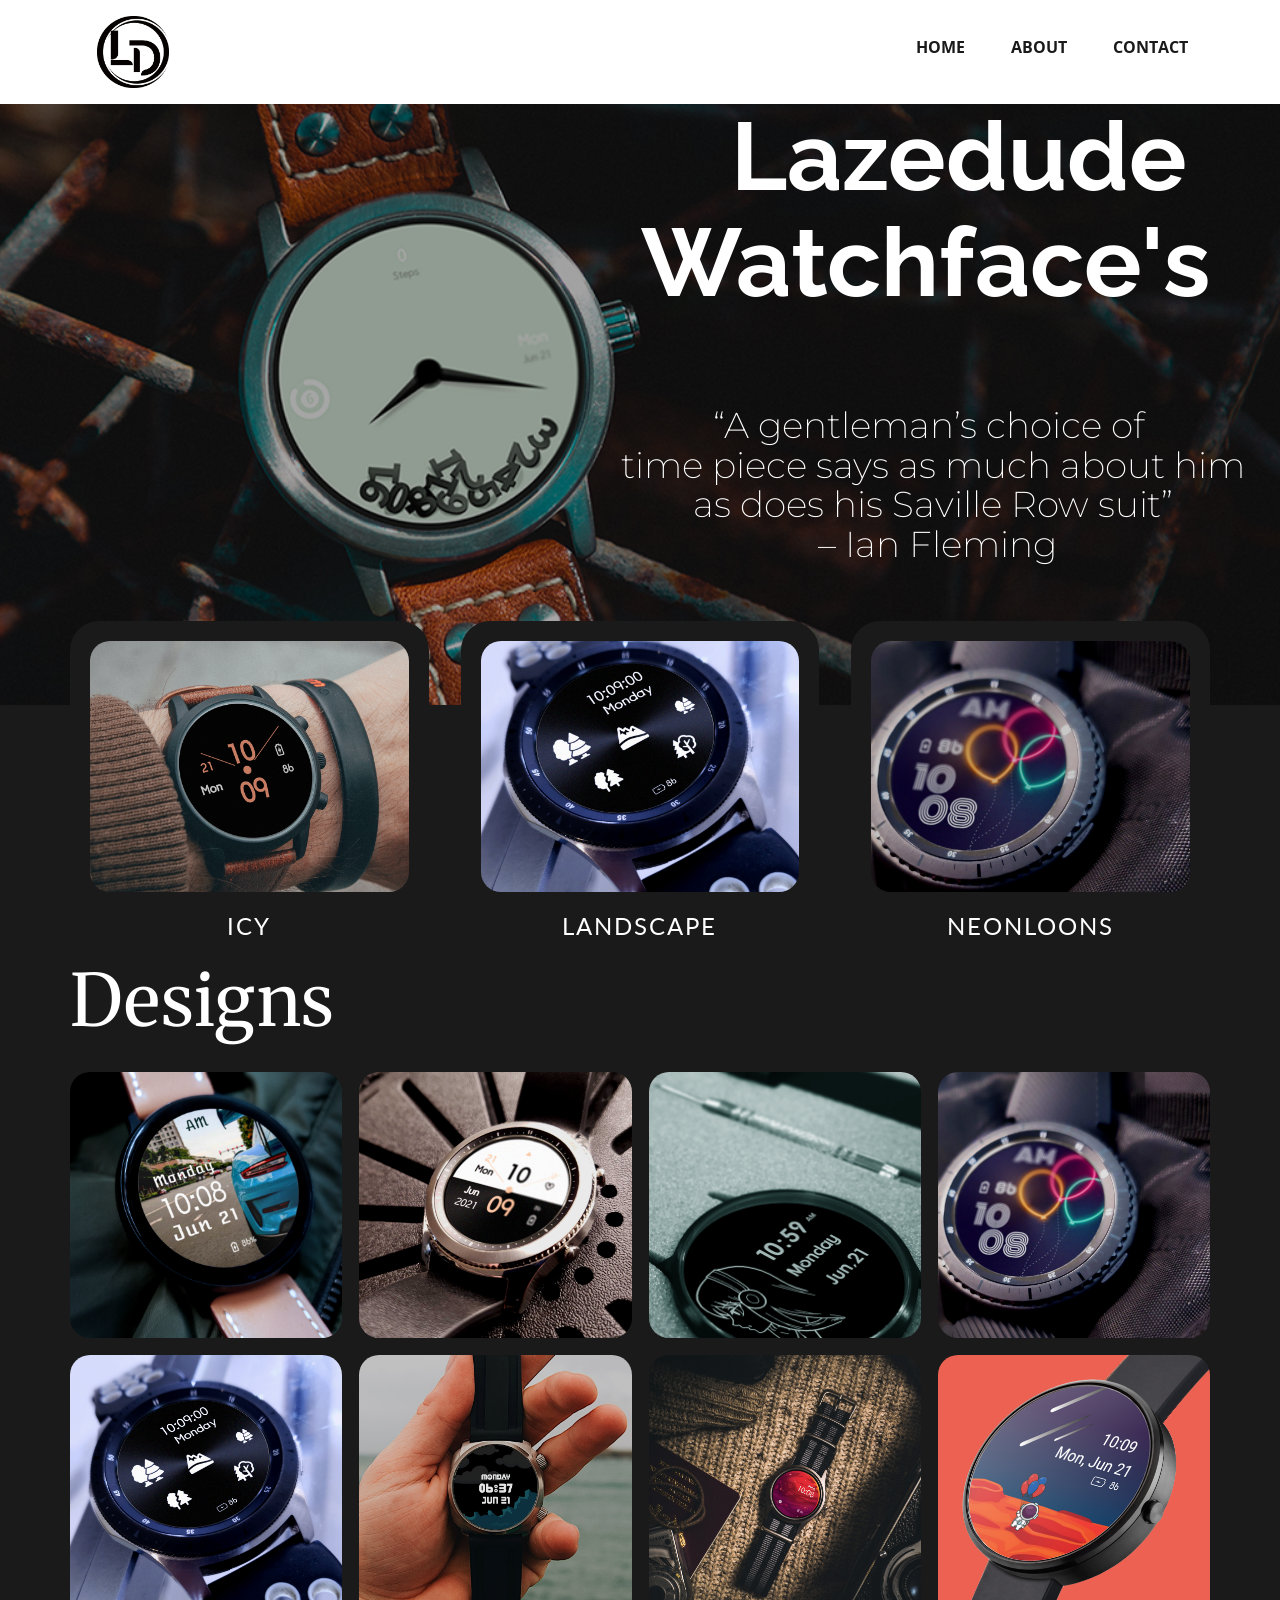
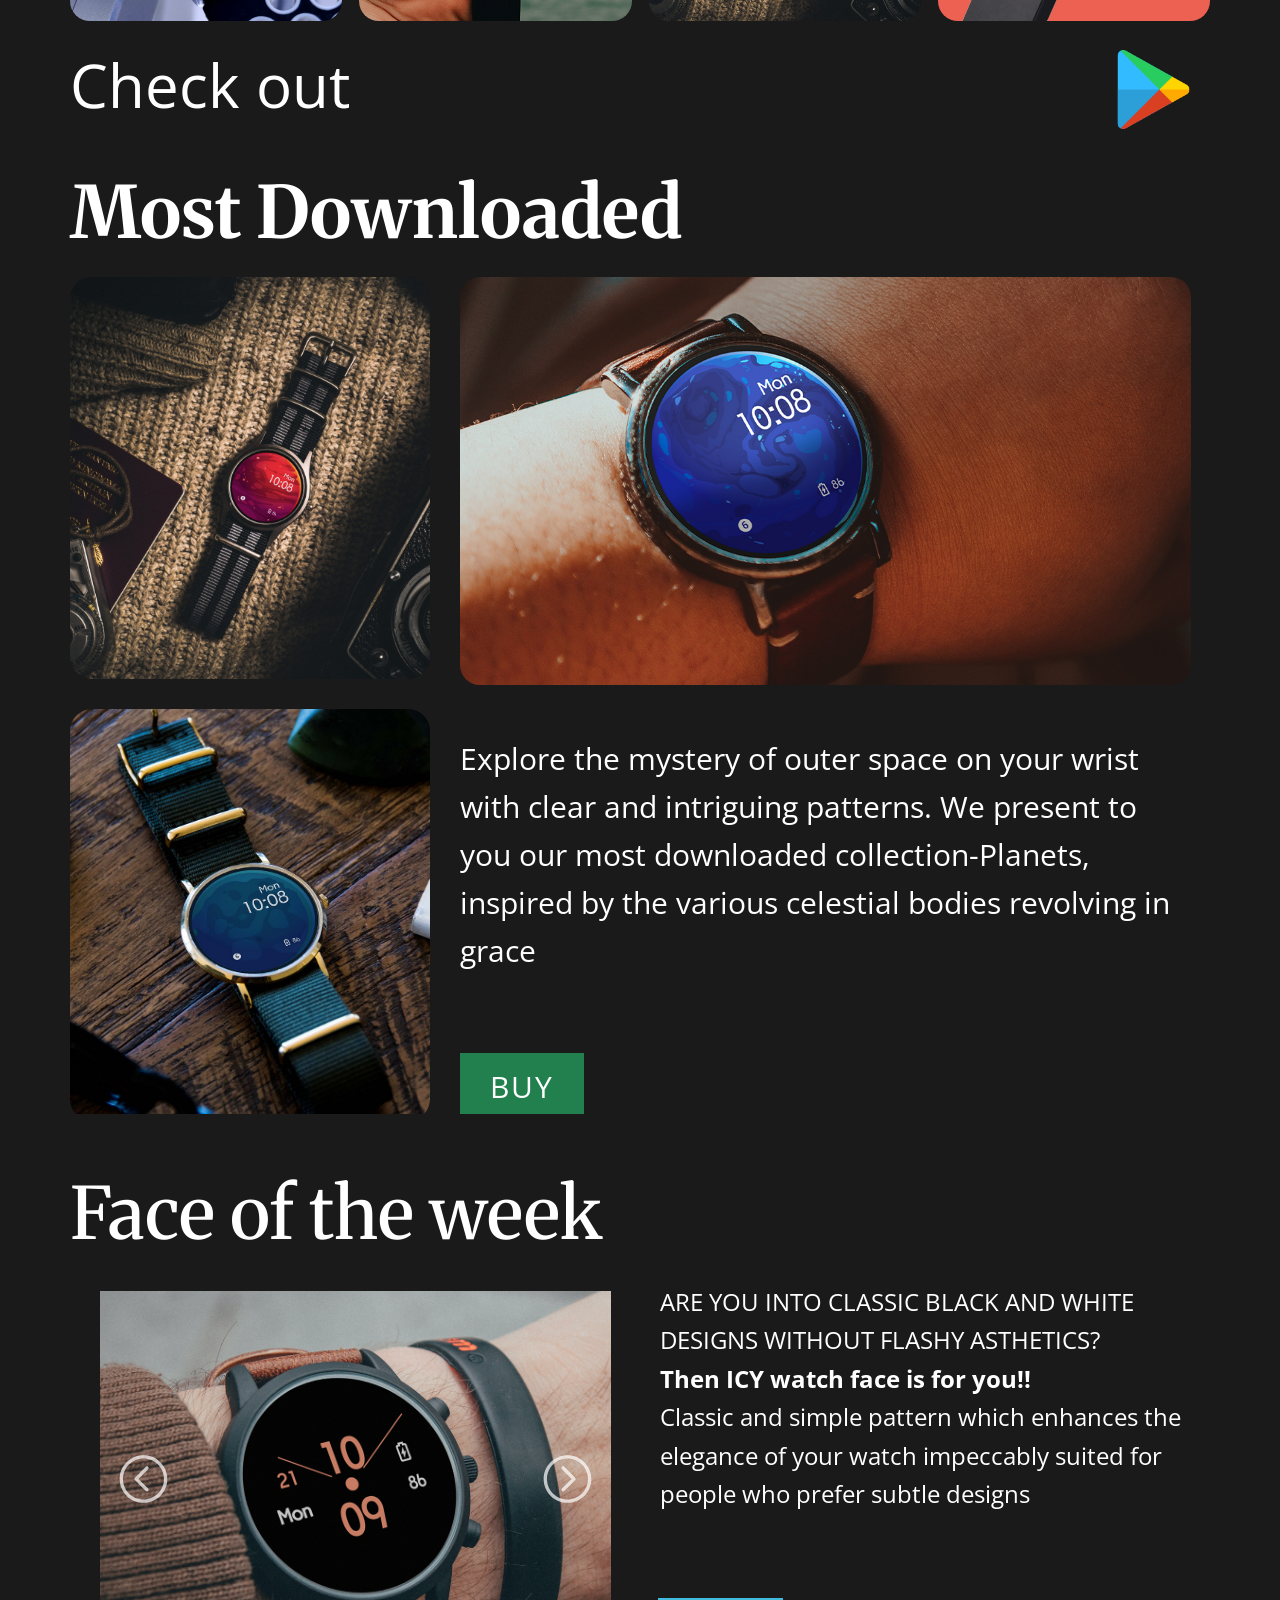
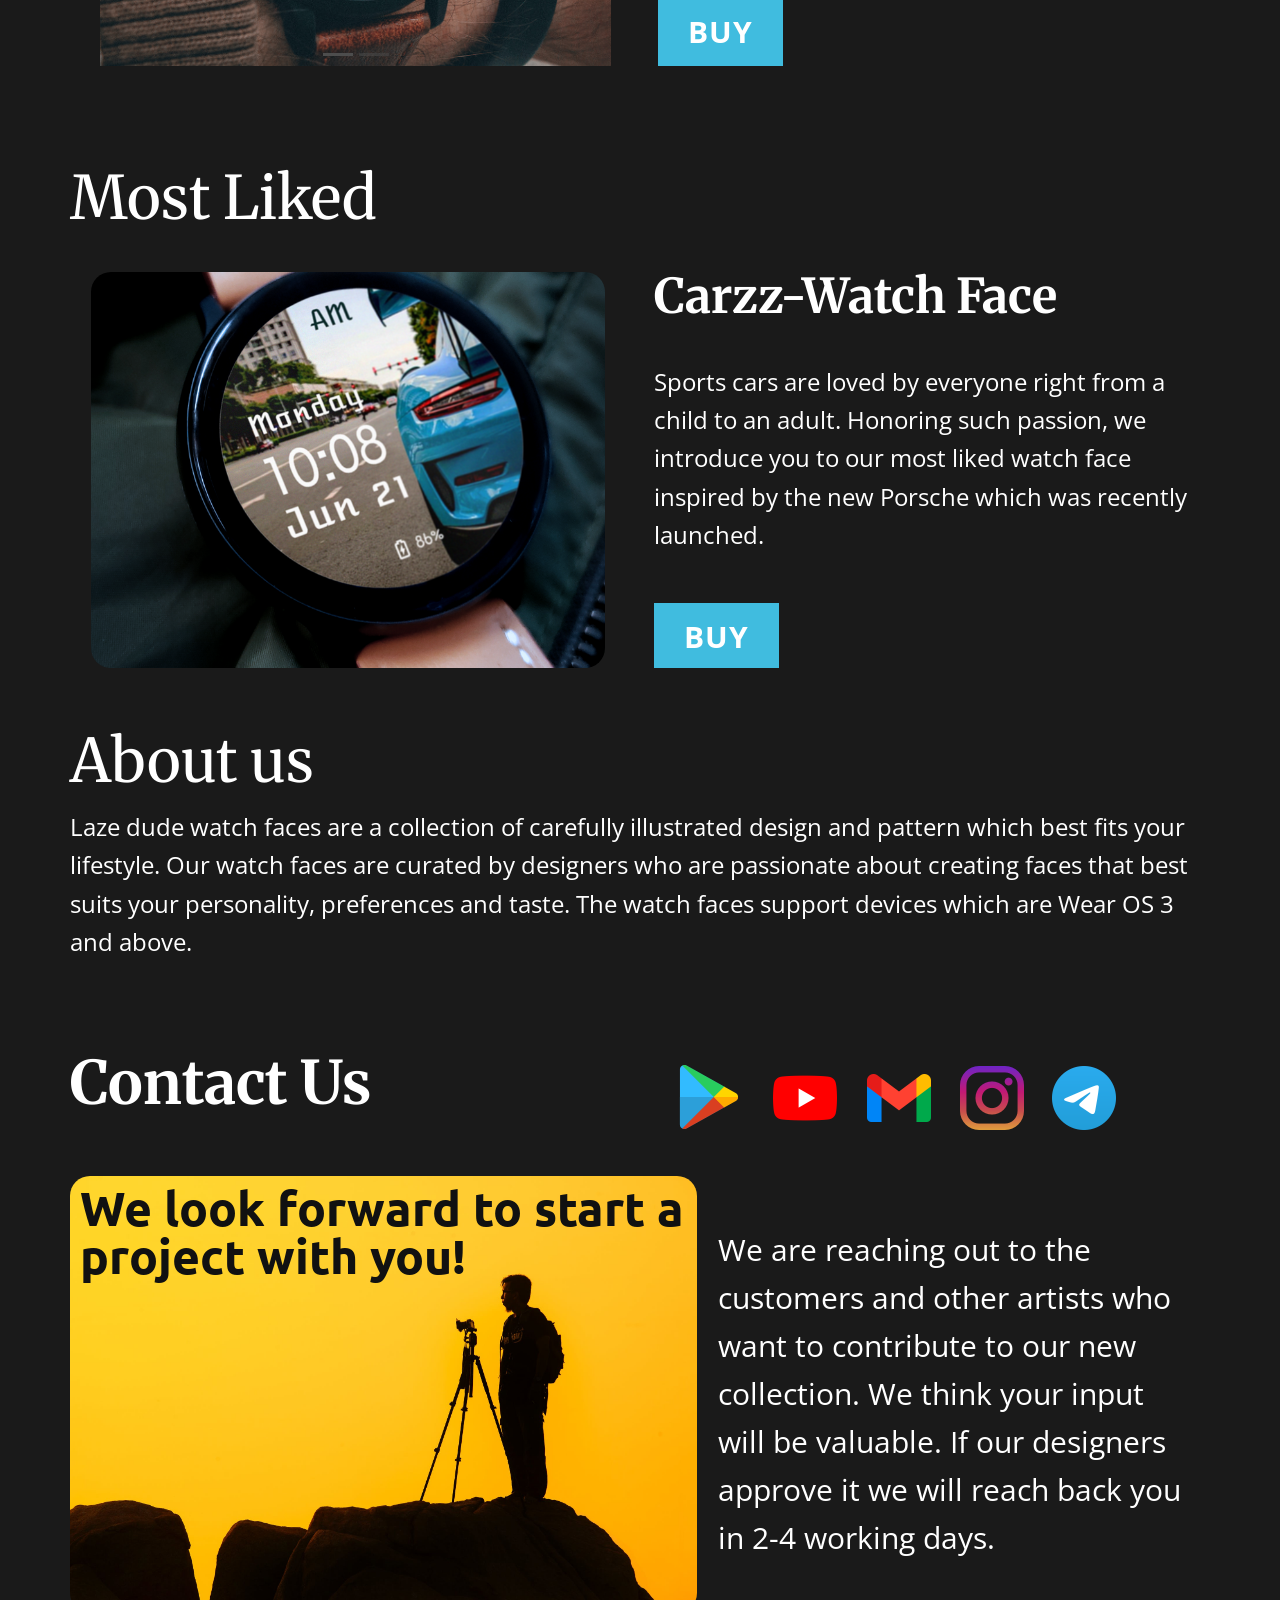
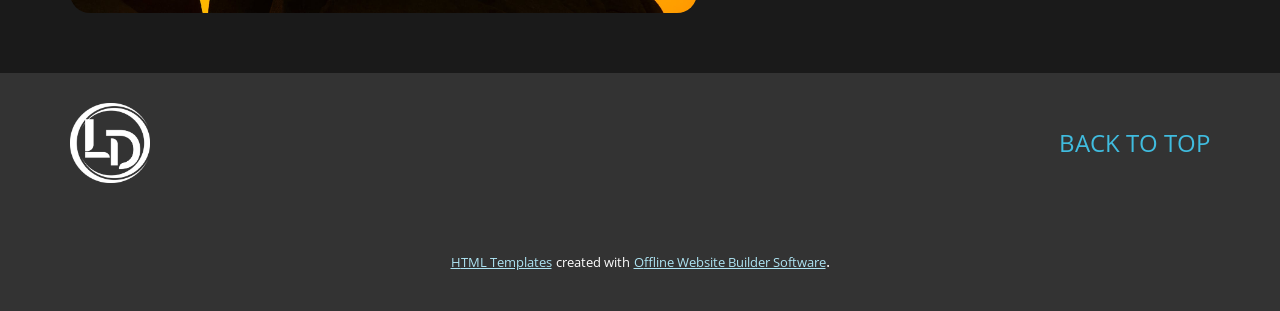
<file: Lazedude.html>
<!DOCTYPE html>
<html style="font-size: 16px;"><head>
    <meta name="viewport" content="width=device-width, initial-scale=1.0">
    <meta charset="utf-8">
    <meta name="keywords" content="watch, watch face, galaxy watch, watch 4, wear os, wear, android, android wear, faces, theme, launcher, customization, personalization, planets, ben10, landscape, carzz, cars, car, amoled, smart watch, AOD, aod watch face, fossil, samsung, tickwatch,pixel watch, oppo watch, moto watch, 360, moto 360,  ">
    <meta name="description" content="Lazedude Watchfaces for wear os devices. ">
    <meta name="page_type" content="np-template-header-footer-from-plugin">
    <title>Lazedude</title>
    <link rel="stylesheet" href="nicepage.css" media="screen">
<link rel="stylesheet" href="Lazedude.css" media="screen">
    <script class="u-script" type="text/javascript" src="jquery.js" defer=""></script>
    <script class="u-script" type="text/javascript" src="nicepage.js" defer=""></script>
    <meta name="generator" content="Nicepage 4.6.5, nicepage.com">
    <meta property="og:title" content="Lazedude">
    <meta property="og:description" content="Lazedude Watchfaces for wear os devices. ">
    <meta property="og:image" content="images/1024500.jpg">
    <meta property="og:url" content="lazedude.com">
    
    <link rel="icon" href="images/favicon.png">
    <link id="u-theme-google-font" rel="stylesheet" href="https://fonts.googleapis.com/css?family=Roboto:100,100i,300,300i,400,400i,500,500i,700,700i,900,900i|Open+Sans:300,300i,400,400i,500,500i,600,600i,700,700i,800,800i">
    <link id="u-page-google-font" rel="stylesheet" href="https://fonts.googleapis.com/css?family=Raleway:100,100i,200,200i,300,300i,400,400i,500,500i,600,600i,700,700i,800,800i,900,900i|Montserrat:100,100i,200,200i,300,300i,400,400i,500,500i,600,600i,700,700i,800,800i,900,900i|Lato:100,100i,300,300i,400,400i,700,700i,900,900i|Merriweather:300,300i,400,400i,700,700i,900,900i|Ubuntu:300,300i,400,400i,500,500i,700,700i">
    
    
    
    
    
    
    
    
    
    
    
    
    
    <script type="application/ld+json">{
		"@context": "http://schema.org",
		"@type": "Organization",
		"name": "Website",
		"logo": "images/logoplaystore2.png"
}</script>
    <meta name="theme-color" content="#40bcdf">
    <meta property="og:type" content="website">
  </head>
  <body class="u-body u-xl-mode"><header class="u-clearfix u-header u-header" id="sec-bc4c"><div class="u-clearfix u-sheet u-sheet-1">
        <a href="#" class="u-image u-logo u-image-1" data-image-width="2100" data-image-height="2100" title="Home">
          <img src="images/logoplaystore2.png" class="u-logo-image u-logo-image-1">
        </a>
        <nav class="u-hidden-xs u-menu u-menu-dropdown u-offcanvas u-offcanvas-shift u-menu-1" data-responsive-from="XS">
          <div class="menu-collapse" style="font-size: 1rem; letter-spacing: 0px; font-weight: 700; text-transform: uppercase;">
            <a class="u-button-style u-custom-active-border-color u-custom-active-color u-custom-border u-custom-border-color u-custom-borders u-custom-hover-border-color u-custom-hover-color u-custom-left-right-menu-spacing u-custom-padding-bottom u-custom-text-active-color u-custom-text-color u-custom-text-hover-color u-custom-top-bottom-menu-spacing u-nav-link u-text-active-palette-1-base u-text-hover-palette-2-base" href="#">
              <svg class="u-svg-link" viewBox="0 0 24 24"><use xmlns:xlink="http://www.w3.org/1999/xlink" xlink:href="#menu-hamburger"></use></svg>
              <svg class="u-svg-content" version="1.1" id="menu-hamburger" viewBox="0 0 16 16" x="0px" y="0px" xmlns:xlink="http://www.w3.org/1999/xlink" xmlns="http://www.w3.org/2000/svg"><g><rect y="1" width="16" height="2"></rect><rect y="7" width="16" height="2"></rect><rect y="13" width="16" height="2"></rect>
</g></svg>
            </a>
          </div>
          <div class="u-custom-menu u-nav-container">
            <ul class="u-nav u-spacing-2 u-unstyled u-nav-1"><li class="u-nav-item"><a class="u-border-2 u-border-active-grey-90 u-border-hover-grey-50 u-button-style u-nav-link u-text-active-grey-90 u-text-grey-90 u-text-hover-grey-90" href="Lazedude.html#carousel_c244" data-page-id="142552098" style="padding: 10px 20px;">Home</a>
</li><li class="u-nav-item"><a class="u-border-2 u-border-active-grey-90 u-border-hover-grey-50 u-button-style u-nav-link u-text-active-grey-90 u-text-grey-90 u-text-hover-grey-90" href="Lazedude.html#carousel_0862" data-page-id="142552098" style="padding: 10px 20px;">About</a>
</li><li class="u-nav-item"><a class="u-border-2 u-border-active-grey-90 u-border-hover-grey-50 u-button-style u-nav-link u-text-active-grey-90 u-text-grey-90 u-text-hover-grey-90" href="Lazedude.html#carousel_b96d" data-page-id="142552098" style="padding: 10px 20px;">Contact</a>
</li></ul>
          </div>
          <div class="u-custom-menu u-nav-container-collapse">
            <div class="u-black u-container-style u-inner-container-layout u-opacity u-opacity-95 u-sidenav">
              <div class="u-inner-container-layout u-sidenav-overflow">
                <div class="u-menu-close"></div>
                <ul class="u-align-center u-nav u-popupmenu-items u-unstyled u-nav-2"><li class="u-nav-item"><a class="u-button-style u-nav-link" href="Lazedude.html#carousel_c244" data-page-id="142552098" style="padding: 10px 20px;">Home</a>
</li><li class="u-nav-item"><a class="u-button-style u-nav-link" href="Lazedude.html#carousel_0862" data-page-id="142552098" style="padding: 10px 20px;">About</a>
</li><li class="u-nav-item"><a class="u-button-style u-nav-link" href="Lazedude.html#carousel_b96d" data-page-id="142552098" style="padding: 10px 20px;">Contact</a>
</li></ul>
              </div>
            </div>
            <div class="u-black u-menu-overlay u-opacity u-opacity-70"></div>
          </div>
        </nav>
        <a href="Lazedude.html#carousel_0862" data-page-id="142552098" class="u-border-2 u-border-black u-btn u-button-style u-hidden-lg u-hidden-md u-hidden-sm u-hidden-xl u-hover-black u-none u-text-black u-text-hover-white u-btn-1">About</a>
      </div></header> 
    <section class="u-align-right u-clearfix u-image u-shading u-section-1" id="carousel_84db" data-image-width="1024" data-image-height="500">
      <div class="u-clearfix u-sheet u-valign-top-lg u-valign-top-md u-valign-top-xl u-sheet-1">
        <h1 class="u-align-center-xs u-custom-font u-font-raleway u-text u-text-body-alt-color u-title u-text-1">Lazedude&nbsp;<br>Watchface's
        </h1>
        <h2 class="u-align-center u-custom-font u-font-montserrat u-subtitle u-text u-text-body-alt-color u-text-2"> “A gentleman’s choice of&nbsp;<br>time piece says as much about him as does his Saville Row suit”<br>&nbsp;– Ian Fleming
        </h2>
      </div>
    </section>
    <section class="u-align-center u-clearfix u-grey-90 u-hidden-sm u-hidden-xs u-section-2" src="" id="carousel_c244">
      <div class="u-clearfix u-sheet u-sheet-1">
        <div class="u-clearfix u-expanded-width u-gutter-32 u-layout-wrap u-layout-wrap-1">
          <div class="u-layout">
            <div class="u-layout-row">
              <div class="u-align-center u-border-no-bottom u-border-no-left u-border-no-right u-border-no-top u-container-style u-grey-90 u-layout-cell u-left-cell u-radius-45 u-shape-round u-size-20 u-layout-cell-1">
                <div class="u-container-layout u-valign-bottom-xl u-valign-top-lg u-valign-top-md u-valign-top-sm u-valign-top-xs u-container-layout-1">
                  <img class="u-expanded-width u-image u-image-round u-radius-20 u-image-1" src="images/Instagram-Watch.jpg.png" data-image-width="1080" data-image-height="1080" data-href="https://play.google.com/store/apps/details?id=com.watchfacestudio.icy2" data-target="_blank">
                  <h4 class="u-custom-font u-font-lato u-text u-text-1">
                    <a href="https://www.natureandforesttherapy.org/" ping="/url?sa=t&amp;source=web&amp;rct=j&amp;url=https://www.natureandforesttherapy.org/&amp;ved=2ahUKEwjj6aGaiaLpAhVMwqYKHcGrADAQFjAMegQIAhAB" ao_us_href="https://www.natureandforesttherapy.org/" style="">I</a>CY
                  </h4>
                </div>
              </div>
              <div class="u-align-center u-container-style u-grey-90 u-layout-cell u-radius-45 u-shape-round u-size-20 u-layout-cell-2">
                <div class="u-container-layout u-valign-top u-container-layout-2">
                  <img class="u-expanded-width u-image u-image-round u-radius-20 u-image-2" src="images/landaod.png" data-image-width="1080" data-image-height="1080" data-href="https://play.google.com/store/apps/details?id=com.watchfacestudio.landscape" data-target="_blank">
                  <h4 class="u-custom-font u-font-lato u-text u-text-2">landscape</h4>
                </div>
              </div>
              <div class="u-align-center u-container-style u-grey-90 u-layout-cell u-radius-45 u-right-cell u-shape-round u-size-20 u-layout-cell-3">
                <div class="u-container-layout u-valign-top u-container-layout-3">
                  <img class="u-expanded-width u-image u-image-round u-radius-20 u-image-3" src="images/Instagram-Watch.jpg1.png" data-image-width="1080" data-image-height="1080" data-href="https://play.google.com/store/apps/details?id=com.watchfacestudio.pop" data-target="_blank">
                  <h4 class="u-custom-font u-font-lato u-text u-text-3">neonloons</h4>
                </div>
              </div>
            </div>
          </div>
        </div>
      </div>
    </section>
    <section class="u-align-center u-clearfix u-grey-90 u-section-3" id="sec-30e4">
      <div class="u-clearfix u-sheet u-sheet-1">
        <h1 class="u-align-left u-text u-title u-text-1">Designs</h1>
        <div class="u-expanded-width u-gallery u-layout-grid u-lightbox u-show-text-none u-gallery-1">
          <div class="u-gallery-inner u-gallery-inner-1">
            <div class="u-effect-hover-zoom u-gallery-item u-radius-20 u-shape-round u-gallery-item-1" data-href="https://play.google.com/store/apps/details?id=com.watchfacestudio.carzz" data-target="_blank">
              <div class="u-back-slide" data-image-width="800" data-image-height="1600">
                <img class="u-back-image u-expanded" src="images/real3.png" alt="">
              </div>
              <div class="u-over-slide u-shading u-over-slide-1">
                <h3 class="u-gallery-heading"></h3>
                <p class="u-gallery-text"></p>
              </div>
            </div>
            <div class="u-effect-hover-zoom u-gallery-item u-radius-20 u-shape-round u-gallery-item-2" data-href="https://play.google.com/store/apps/details?id=com.watchfacestudio.icy2" data-target="_blank">
              <div class="u-back-slide" data-image-width="1080" data-image-height="1080">
                <img class="u-back-image u-expanded" src="images/Instagram-Watch22.png">
              </div>
              <div class="u-over-slide u-shading u-over-slide-2">
                <h3 class="u-gallery-heading"></h3>
                <p class="u-gallery-text"></p>
              </div>
            </div>
            <div class="u-effect-hover-zoom u-gallery-item u-radius-20 u-shape-round u-gallery-item-3" data-href="https://play.google.com/store/apps/details?id=com.watchfacestudio.animegirl" data-target="_blank">
              <div class="u-back-slide" data-image-width="550" data-image-height="1100">
                <img class="u-back-image u-expanded" src="images/Screenshotreal3.png">
              </div>
              <div class="u-over-slide u-shading u-over-slide-3">
                <h3 class="u-gallery-heading"></h3>
                <p class="u-gallery-text"></p>
              </div>
            </div>
            <div class="u-effect-hover-zoom u-gallery-item u-radius-20 u-shape-round u-gallery-item-4" data-image-width="1080" data-image-height="1080" data-href="https://play.google.com/store/apps/details?id=com.watchfacestudio.neonloons" data-target="_blank">
              <div class="u-back-slide">
                <img class="u-back-image u-expanded" src="images/Instagram-Watch.jpg1-15.png">
              </div>
              <div class="u-over-slide u-shading u-over-slide-4">
                <h3 class="u-gallery-heading"></h3>
                <p class="u-gallery-text"></p>
              </div>
            </div>
            <div class="u-effect-hover-zoom u-gallery-item u-radius-20 u-shape-round u-gallery-item-5" data-image-width="1080" data-image-height="1080" data-href="https://play.google.com/store/apps/details?id=com.watchfacestudio.landscape" data-target="_blank">
              <div class="u-back-slide">
                <img class="u-back-image u-expanded" src="images/landaod-16.png">
              </div>
              <div class="u-over-slide u-shading u-over-slide-5">
                <h3 class="u-gallery-heading"></h3>
                <p class="u-gallery-text"></p>
              </div>
            </div>
            <div class="u-effect-hover-zoom u-gallery-item u-radius-20 u-shape-round u-gallery-item-6" data-image-width="1003" data-image-height="1249" data-href="https://play.google.com/store/apps/details?id=com.watchfacestudio.robo" data-target="_blank">
              <div class="u-back-slide">
                <img class="u-back-image u-expanded" src="images/realclose.png">
              </div>
              <div class="u-over-slide u-shading u-over-slide-6">
                <h3 class="u-gallery-heading"></h3>
                <p class="u-gallery-text"></p>
              </div>
            </div>
            <div class="u-effect-hover-zoom u-gallery-item u-radius-20 u-shape-round u-gallery-item-7" data-href="https://play.google.com/store/apps/details?id=com.watchfacestudio.planets" data-target="_blank">
              <div class="u-back-slide" data-image-width="1080" data-image-height="1080">
                <img class="u-back-image u-expanded" src="images/i3.png">
              </div>
              <div class="u-over-slide u-shading u-over-slide-7">
                <h3 class="u-gallery-heading"></h3>
                <p class="u-gallery-text"></p>
              </div>
            </div>
            <div class="u-effect-hover-zoom u-gallery-item u-radius-20 u-shape-round u-gallery-item-8" data-image-width="1080" data-image-height="1080" data-href="https://play.google.com/store/apps/details?id=com.watchfacestudio.astronear" data-target="_blank">
              <div class="u-back-slide">
                <img class="u-back-image u-expanded" src="images/Insta.png">
              </div>
              <div class="u-over-slide u-shading u-over-slide-8">
                <h3 class="u-gallery-heading"></h3>
                <p class="u-gallery-text"></p>
              </div>
            </div>
          </div>
        </div>
      </div>
    </section>
    <section class="u-align-center u-clearfix u-grey-90 u-section-4" id="sec-5fd5">
      <div class="u-clearfix u-sheet u-sheet-1"><span class="u-file-icon u-icon u-icon-1" data-href="https://play.google.com/store/apps/dev?id=6455465523434357610" data-target="_blank"><img src="images/300218.png" alt=""></span>
        <h2 class="u-align-left u-custom-font u-text u-text-font u-text-1">Check out&nbsp;</h2>
      </div>
    </section>
    <section class="u-align-center u-clearfix u-grey-90 u-hidden-lg u-hidden-xl u-section-5" id="sec-3040">
      <div class="u-clearfix u-sheet u-valign-middle-lg u-valign-middle-md u-valign-middle-xl u-sheet-1">
        <div class="u-clearfix u-expanded-width u-gutter-0 u-layout-wrap u-layout-wrap-1">
          <div class="u-layout" style="">
            <div class="u-layout-row" style="">
              <div class="u-align-left u-container-style u-image u-image-round u-layout-cell u-left-cell u-radius-20 u-size-30 u-size-xs-60 u-image-1" src="" data-image-width="1080" data-image-height="1080">
                <div class="u-container-layout u-valign-middle u-container-layout-1" src=""></div>
              </div>
              <div class="u-align-left u-container-style u-grey-90 u-layout-cell u-right-cell u-size-30 u-size-xs-60 u-layout-cell-2">
                <div class="u-container-layout u-valign-bottom-md u-valign-bottom-sm u-valign-middle-lg u-valign-middle-xl u-container-layout-2">
                  <h2 class="u-custom-font u-font-merriweather u-text u-text-default-lg u-text-default-md u-text-default-xl u-text-1">Most Downloaded</h2>
                  <p class="u-text u-text-2">
                    <span style="font-size: 1.25rem;">Explore the mystery of outer space on your wrist with clear and intriguing patterns. We present to you our most downloaded collection-Planets, inspired by the various celestial bodies revolving in grace </span>
                  </p>
                  <a href="" class="u-border-none u-btn u-button-style u-hover-palette-1-dark-1 u-palette-3-dark-2 u-btn-1">BUy</a>
                </div>
              </div>
            </div>
          </div>
        </div>
      </div>
    </section>
    <section class="u-clearfix u-grey-90 u-hidden-md u-hidden-sm u-hidden-xs u-section-6" id="carousel_2fc8">
      <div class="u-clearfix u-sheet u-sheet-1">
        <h1 class="u-align-left u-custom-font u-font-merriweather u-text u-text-1"> Most Downloaded</h1>
        <div class="u-clearfix u-expanded-width u-gutter-30 u-layout-wrap u-layout-wrap-1">
          <div class="u-layout">
            <div class="u-layout-row">
              <div class="u-size-20 u-size-60-md">
                <div class="u-layout-col">
                  <div class="u-container-style u-image u-image-round u-layout-cell u-left-cell u-radius-37 u-size-30 u-image-1" data-image-width="1080" data-image-height="1080">
                    <div class="u-container-layout u-valign-bottom u-container-layout-1"></div>
                  </div>
                  <div class="u-container-style u-image u-image-round u-layout-cell u-left-cell u-radius-37 u-size-30 u-image-2" data-image-width="5568" data-image-height="3712">
                    <div class="u-container-layout u-container-layout-2"></div>
                  </div>
                </div>
              </div>
              <div class="u-size-23-sm u-size-23-xs u-size-39-lg u-size-39-md u-size-39-xl">
                <div class="u-layout-col">
                  <div class="u-align-center u-container-style u-layout-cell u-size-60 u-layout-cell-3">
                    <div class="u-container-layout u-valign-top-xl u-container-layout-3">
                      <img class="u-expanded-width u-image u-image-round u-radius-20 u-image-3" src="images/5.png" data-image-width="1080" data-image-height="1080">
                      <p class="u-align-left u-text u-text-2"> Explore the mystery of outer space on your wrist with clear and intriguing patterns. We present to you our most downloaded collection-Planets, inspired by the various celestial bodies revolving in grace </p>
                      <a href="https://play.google.com/store/apps/details?id=com.watchfacestudio.planets" class="u-btn u-button-style u-palette-3-base u-btn-1" target="_blank">buy</a>
                    </div>
                  </div>
                </div>
              </div>
              <div class="u-size-1-lg u-size-1-xl u-size-17-sm u-size-17-xs u-size-22-md">
                <div class="u-layout-col">
                  <div class="u-container-style u-layout-cell u-right-cell u-size-60 u-layout-cell-4">
                    <div class="u-container-layout u-container-layout-4"></div>
                  </div>
                </div>
              </div>
            </div>
          </div>
        </div>
      </div>
    </section>
    <section class="u-clearfix u-grey-90 u-hidden-md u-hidden-sm u-hidden-xs u-section-7" id="carousel_fb69">
      <div class="u-clearfix u-sheet u-valign-top-lg u-valign-top-md u-valign-top-sm u-valign-top-xs u-sheet-1">
        <h1 class="u-align-left u-text u-title u-text-1">Face o​f the week</h1>
        <div class="u-clearfix u-expanded-width-sm u-expanded-width-xs u-layout-wrap u-layout-wrap-1">
          <div class="u-layout">
            <div class="u-layout-row">
              <div class="u-container-style u-layout-cell u-size-60 u-layout-cell-1">
                <div class="u-container-layout u-valign-bottom-lg u-valign-bottom-md u-valign-bottom-sm u-valign-bottom-xs u-container-layout-1">
                  <p class="u-text u-text-2">
                    <span style="font-weight: 400;">ARE YOU INTO CLASSIC BLACK AND WHITE DESIGNS WITHOUT FLASHY ASTHETICS?</span>
                    <br>
                    <span style="font-weight: 400;">
                      <span style="font-weight: 700;">Then ICY watch face is for you!!</span>
                      <br>Classic and simple pattern which enhances the elegance of your watch impeccably suited for people who prefer subtle designs
                    </span>
                  </p>
                  <a href="https://play.google.com/store/apps/details?id=com.watchfacestudio.icy2" class="u-btn u-button-style u-hover-palette-1-dark-1 u-palette-1-base u-text-active-white u-btn-1" target="_blank">Buy</a>
                </div>
              </div>
            </div>
          </div>
        </div>
        <div class="image-slider u-carousel u-expanded-width-xs u-gallery u-gallery-slider u-layout-carousel u-lightbox u-no-transition u-show-text-on-hover u-gallery-1" data-interval="5000" data-u-ride="carousel" id="carousel-0edf">
          <ol class="u-absolute-hcenter u-carousel-indicators u-carousel-indicators-1">
            <li data-u-target="#carousel-0edf" data-u-slide-to="0" class="u-active u-grey-70 u-shape-rectangle" style="width: 30px; height: 3px;"></li>
            <li data-u-target="#carousel-0edf" data-u-slide-to="1" class="u-grey-70 u-shape-rectangle" style="width: 30px; height: 3px;"></li>
          </ol>
          <div class="u-carousel-inner u-gallery-inner" role="listbox">
            <div class="u-active u-carousel-item u-effect-fade u-gallery-item u-carousel-item-1">
              <div class="u-back-slide" data-image-width="1080" data-image-height="1080">
                <img class="u-back-image u-expanded" src="images/Instagram-Watch.jpg-22.png">
              </div>
              <div class="u-align-center u-over-slide u-shading u-valign-bottom u-over-slide-1">
                <h3 class="u-gallery-heading">ICY</h3>
                <p class="u-gallery-text"></p>
              </div>
            </div>
            <div class="u-carousel-item u-effect-fade u-gallery-item u-carousel-item-2">
              <div class="u-back-slide" data-image-width="1080" data-image-height="1080">
                <img class="u-back-image u-expanded" src="images/Instagram-Watch22-23.png">
              </div>
              <div class="u-align-center u-over-slide u-shading u-valign-bottom u-over-slide-2">
                <h3 class="u-gallery-heading">ICY</h3>
                <p class="u-gallery-text"></p>
              </div>
            </div>
          </div>
          <a class="u-absolute-vcenter u-carousel-control u-carousel-control-prev u-icon-rectangle u-opacity u-opacity-70 u-spacing-10 u-text-white u-carousel-control-1" href="#carousel-0edf" role="button" data-u-slide="prev">
            <span aria-hidden="true">
              <svg viewBox="0 0 129 129"><path d="m64.5,122.6c32,0 58.1-26 58.1-58.1s-26-58-58.1-58-58,26-58,58 26,58.1 58,58.1zm0-108c27.5,5.32907e-15 49.9,22.4 49.9,49.9s-22.4,49.9-49.9,49.9-49.9-22.4-49.9-49.9 22.4-49.9 49.9-49.9z"></path><path d="m70,93.5c0.8,0.8 1.8,1.2 2.9,1.2 1,0 2.1-0.4 2.9-1.2 1.6-1.6 1.6-4.2 0-5.8l-23.5-23.5 23.5-23.5c1.6-1.6 1.6-4.2 0-5.8s-4.2-1.6-5.8,0l-26.4,26.4c-0.8,0.8-1.2,1.8-1.2,2.9s0.4,2.1 1.2,2.9l26.4,26.4z"></path></svg>
            </span>
            <span class="sr-only">
              <svg viewBox="0 0 129 129"><path d="m64.5,122.6c32,0 58.1-26 58.1-58.1s-26-58-58.1-58-58,26-58,58 26,58.1 58,58.1zm0-108c27.5,5.32907e-15 49.9,22.4 49.9,49.9s-22.4,49.9-49.9,49.9-49.9-22.4-49.9-49.9 22.4-49.9 49.9-49.9z"></path><path d="m70,93.5c0.8,0.8 1.8,1.2 2.9,1.2 1,0 2.1-0.4 2.9-1.2 1.6-1.6 1.6-4.2 0-5.8l-23.5-23.5 23.5-23.5c1.6-1.6 1.6-4.2 0-5.8s-4.2-1.6-5.8,0l-26.4,26.4c-0.8,0.8-1.2,1.8-1.2,2.9s0.4,2.1 1.2,2.9l26.4,26.4z"></path></svg>
            </span>
          </a>
          <a class="u-absolute-vcenter u-carousel-control u-carousel-control-next u-icon-rectangle u-opacity u-opacity-70 u-spacing-10 u-text-white u-carousel-control-2" href="#carousel-0edf" role="button" data-u-slide="next">
            <span aria-hidden="true">
              <svg viewBox="0 0 129 129"><path d="M64.5,122.6c32,0,58.1-26,58.1-58.1S96.5,6.4,64.5,6.4S6.4,32.5,6.4,64.5S32.5,122.6,64.5,122.6z M64.5,14.6    c27.5,0,49.9,22.4,49.9,49.9S92,114.4,64.5,114.4S14.6,92,14.6,64.5S37,14.6,64.5,14.6z"></path><path d="m51.1,93.5c0.8,0.8 1.8,1.2 2.9,1.2 1,0 2.1-0.4 2.9-1.2l26.4-26.4c0.8-0.8 1.2-1.8 1.2-2.9 0-1.1-0.4-2.1-1.2-2.9l-26.4-26.4c-1.6-1.6-4.2-1.6-5.8,0-1.6,1.6-1.6,4.2 0,5.8l23.5,23.5-23.5,23.5c-1.6,1.6-1.6,4.2 0,5.8z"></path></svg>
            </span>
            <span class="sr-only">
              <svg viewBox="0 0 129 129"><path d="M64.5,122.6c32,0,58.1-26,58.1-58.1S96.5,6.4,64.5,6.4S6.4,32.5,6.4,64.5S32.5,122.6,64.5,122.6z M64.5,14.6    c27.5,0,49.9,22.4,49.9,49.9S92,114.4,64.5,114.4S14.6,92,14.6,64.5S37,14.6,64.5,14.6z"></path><path d="m51.1,93.5c0.8,0.8 1.8,1.2 2.9,1.2 1,0 2.1-0.4 2.9-1.2l26.4-26.4c0.8-0.8 1.2-1.8 1.2-2.9 0-1.1-0.4-2.1-1.2-2.9l-26.4-26.4c-1.6-1.6-4.2-1.6-5.8,0-1.6,1.6-1.6,4.2 0,5.8l23.5,23.5-23.5,23.5c-1.6,1.6-1.6,4.2 0,5.8z"></path></svg>
            </span>
          </a>
        </div>
      </div>
    </section>
    <section class="u-align-left u-clearfix u-grey-90 u-hidden-sm u-hidden-xs u-section-8" id="carousel_d6dc">
      <div class="u-clearfix u-sheet u-valign-top-lg u-valign-top-md u-valign-top-sm u-valign-top-xs u-sheet-1">
        <h1 class="u-align-left u-text u-title u-text-1"> Most Liked</h1>
        <div class="u-clearfix u-expanded-width u-gutter-28 u-layout-wrap u-layout-wrap-1">
          <div class="u-gutter-0 u-layout">
            <div class="u-layout-row">
              <div class="u-container-style u-layout-cell u-size-30 u-layout-cell-1">
                <div class="u-container-layout u-valign-middle-md u-valign-middle-sm u-valign-middle-xs u-container-layout-1">
                  <img class="u-expanded-width u-image u-image-round u-radius-20 u-image-1" src="images/real3-24.png" alt="" data-image-width="800" data-image-height="1600">
                </div>
              </div>
              <div class="u-container-style u-layout-cell u-size-30 u-layout-cell-2">
                <div class="u-container-layout u-valign-top u-container-layout-2">
                  <h2 class="u-custom-font u-font-merriweather u-text u-text-2">
                    <span style="font-weight: 700;">Carzz-Watch Face</span>
                  </h2>
                  <p class="u-text u-text-3"> Sports cars are loved by everyone right from a child to an adult. Ho​noring such passion, we introduce you to our most liked watch face inspired by the new Porsche which was recently launched.</p>
                  <a href="https://play.google.com/store/apps/details?id=com.watchfacestudio.carzz" class="u-btn u-button-style u-hover-palette-1-dark-1 u-palette-1-base u-text-active-white u-btn-1" target="_blank">Buy</a>
                </div>
              </div>
            </div>
          </div>
        </div>
      </div>
    </section>
    <section class="u-align-left u-clearfix u-grey-90 u-section-9" id="carousel_0862">
      <div class="u-clearfix u-sheet u-valign-top-lg u-valign-top-md u-valign-top-sm u-sheet-1">
        <h1 class="u-custom-font u-font-merriweather u-text u-text-1">About us</h1>
        <p class="u-text u-text-2">
          <span style="font-weight: 400;">Laze dude watch faces are a collection of carefully illustrated design a​nd pattern which best fits​ your lifestyle. Our watch faces are curated by designers who are passionate about creating faces that best suits your personality, preferences and taste.&nbsp;The watch faces support devices which are Wear OS 3 and above. </span>
        </p>
      </div>
    </section>
    <section class="u-clearfix u-grey-90 u-hidden-lg u-hidden-md u-hidden-sm u-hidden-xs u-section-10" id="carousel_b96d">
      <div class="u-clearfix u-sheet u-valign-top-lg u-valign-top-md u-valign-top-sm u-valign-top-xs u-sheet-1">
        <div class="u-clearfix u-expanded-width u-gutter-0 u-layout-wrap u-layout-wrap-1">
          <div class="u-layout">
            <div class="u-layout-col">
              <div class="u-size-30">
                <div class="u-layout-row">
                  <div class="u-size-27-xl u-size-30-lg u-size-30-md u-size-30-sm u-size-30-xs">
                    <div class="u-layout-col">
                      <div class="u-absolute-hcenter u-container-style u-expanded u-layout-cell u-left-cell u-size-60 u-layout-cell-1">
                        <div class="u-container-layout u-valign-top-xl u-container-layout-1">
                          <h2 class="u-custom-font u-font-merriweather u-text u-text-1">Contac​t Us</h2>
                        </div>
                      </div>
                    </div>
                  </div>
                  <div class="u-size-30-lg u-size-30-md u-size-30-sm u-size-30-xs u-size-33-xl">
                    <div class="u-layout-col">
                      <div class="u-container-style u-layout-cell u-right-cell u-size-60 u-layout-cell-2">
                        <div class="u-container-layout u-container-layout-2">
                          <div class="u-clearfix u-gutter-0 u-layout-wrap u-layout-wrap-2">
                            <div class="u-layout">
                              <div class="u-layout-row">
                                <div class="u-align-left u-container-style u-layout-cell u-size-12 u-layout-cell-3">
                                  <div class="u-container-layout u-valign-middle u-container-layout-3"><span class="u-file-icon u-icon u-icon-1" data-href="https://play.google.com/store/apps/dev?id=6455465523434357610" data-target="_blank"><img src="images/3002181.png" alt=""></span>
                                  </div>
                                </div>
                                <div class="u-container-style u-layout-cell u-size-12 u-layout-cell-4">
                                  <div class="u-container-layout u-valign-middle u-container-layout-4"><span class="u-file-icon u-icon u-icon-2" data-href="https://www.youtube.com/channel/UCBWFm4csdoNBi2JYOb9ejmA" data-target="_blank"><img src="images/1384060.png" alt=""></span>
                                  </div>
                                </div>
                                <div class="u-container-style u-layout-cell u-size-12 u-layout-cell-5">
                                  <div class="u-container-layout u-valign-middle u-container-layout-5"><span class="u-file-icon u-icon u-icon-3" data-href="mailto:lazeeeedude@gmail.com"><img src="images/5968534.png" alt=""></span>
                                  </div>
                                </div>
                                <div class="u-container-style u-layout-cell u-size-12 u-layout-cell-6">
                                  <div class="u-container-layout u-valign-bottom u-container-layout-6"><span class="u-file-icon u-icon u-icon-4" data-href="https://www.instagram.com/lazedude/" data-target="_blank"><img src="images/174855.png" alt=""></span>
                                  </div>
                                </div>
                                <div class="u-container-style u-layout-cell u-size-12 u-layout-cell-7">
                                  <div class="u-container-layout u-valign-top u-container-layout-7"><span class="u-file-icon u-icon u-icon-5" data-href="https://t.me/lazewatches" data-target="_blank"><img src="images/5968804.png" alt=""></span>
                                  </div>
                                </div>
                              </div>
                            </div>
                          </div>
                        </div>
                      </div>
                    </div>
                  </div>
                </div>
              </div>
              <div class="u-size-30">
                <div class="u-layout-row">
                  <div class="u-container-style u-image u-image-round u-layout-cell u-left-cell u-radius-20 u-size-33-xl u-size-34-lg u-size-34-md u-size-34-sm u-size-34-xs u-image-1">
                    <div class="u-container-layout u-container-layout-8">
                      <h3 class="u-custom-font u-font-ubuntu u-text u-text-2">We look forward to start a project with you!</h3>
                    </div>
                  </div>
                  <div class="u-container-style u-layout-cell u-size-26-lg u-size-26-md u-size-26-sm u-size-26-xs u-size-27-xl u-layout-cell-9">
                    <div class="u-container-layout u-valign-middle-xl u-container-layout-9">
                      <p class="u-text u-text-3"> We are reaching out to the customers and other artists who want to contribute to our new collection. We think your input will be valuable. If our designers approve it we will reach back you in 2-4 working days.</p>
                    </div>
                  </div>
                </div>
              </div>
            </div>
          </div>
        </div>
      </div>
    </section>
    <section class="u-clearfix u-grey-90 u-hidden-md u-hidden-sm u-hidden-xl u-hidden-xs u-section-11" id="carousel_4d4f">
      <div class="u-clearfix u-sheet u-sheet-1">
        <div class="u-clearfix u-expanded-width u-gutter-0 u-layout-wrap u-layout-wrap-1">
          <div class="u-layout">
            <div class="u-layout-col">
              <div class="u-size-30">
                <div class="u-layout-row">
                  <div class="u-size-27-xl u-size-30-lg u-size-30-md u-size-30-sm u-size-30-xs">
                    <div class="u-layout-col">
                      <div class="u-absolute-hcenter u-container-style u-expanded u-layout-cell u-left-cell u-size-60 u-layout-cell-1">
                        <div class="u-container-layout u-valign-top-xl u-container-layout-1">
                          <h2 class="u-custom-font u-font-merriweather u-text u-text-1">Contac​t Us</h2>
                        </div>
                      </div>
                    </div>
                  </div>
                  <div class="u-size-30-lg u-size-30-md u-size-30-sm u-size-30-xs u-size-33-xl">
                    <div class="u-layout-col"></div>
                  </div>
                </div>
              </div>
              <div class="u-size-30">
                <div class="u-layout-row">
                  <div class="u-container-style u-image u-image-round u-layout-cell u-left-cell u-radius-20 u-size-33-xl u-size-34-lg u-size-34-md u-size-34-sm u-size-34-xs u-image-1">
                    <div class="u-container-layout u-container-layout-2">
                      <h3 class="u-custom-font u-font-ubuntu u-text u-text-2">We look forward to start a project with you!</h3>
                    </div>
                  </div>
                  <div class="u-container-style u-layout-cell u-size-26-lg u-size-26-md u-size-26-sm u-size-26-xs u-size-27-xl u-layout-cell-3">
                    <div class="u-container-layout u-valign-middle-xl u-container-layout-3">
                      <p class="u-text u-text-3"> We are reaching out to the customers and other artists who want to contribute to our new collection. We think your input will be valuable. If our designers approve it we will reach back you in 2-4 working days.</p>
                    </div>
                  </div>
                </div>
              </div>
            </div>
          </div>
        </div>
        <div class="u-clearfix u-gutter-0 u-layout-wrap u-layout-wrap-2">
          <div class="u-layout">
            <div class="u-layout-row">
              <div class="u-align-left u-container-style u-layout-cell u-size-12 u-layout-cell-4">
                <div class="u-container-layout u-valign-middle u-container-layout-4"><span class="u-file-icon u-icon u-icon-1" data-href="https://play.google.com/store/apps/dev?id=6455465523434357610" data-target="_blank"><img src="images/3002181.png" alt=""></span>
                </div>
              </div>
              <div class="u-container-style u-layout-cell u-size-12 u-layout-cell-5">
                <div class="u-container-layout u-valign-middle u-container-layout-5"><span class="u-file-icon u-icon u-icon-2" data-href="https://www.youtube.com/channel/UCBWFm4csdoNBi2JYOb9ejmA" data-target="_blank"><img src="images/1384060.png" alt=""></span>
                </div>
              </div>
              <div class="u-container-style u-layout-cell u-size-12 u-layout-cell-6">
                <div class="u-container-layout u-valign-middle u-container-layout-6"><span class="u-file-icon u-icon u-icon-3" data-href="mailto:lazeeeedude@gmail.com"><img src="images/5968534.png" alt=""></span>
                </div>
              </div>
              <div class="u-container-style u-layout-cell u-size-12 u-layout-cell-7">
                <div class="u-container-layout u-valign-bottom u-container-layout-7"><span class="u-file-icon u-icon u-icon-4" data-href="https://www.instagram.com/lazedude/" data-target="_blank"><img src="images/174855.png" alt=""></span>
                </div>
              </div>
              <div class="u-container-style u-layout-cell u-size-12 u-layout-cell-8">
                <div class="u-container-layout u-valign-top u-container-layout-8"><span class="u-file-icon u-icon u-icon-5" data-href="https://t.me/lazewatches" data-target="_blank"><img src="images/5968804.png" alt=""></span>
                </div>
              </div>
            </div>
          </div>
        </div>
        <h2 class="u-custom-font u-font-merriweather u-text u-text-4">Contac​t Us</h2>
      </div>
    </section>
    <section class="u-clearfix u-grey-90 u-hidden-lg u-hidden-xl u-section-12" id="carousel_822a">
      <div class="u-clearfix u-sheet u-sheet-1">
        <h2 class="u-custom-font u-font-merriweather u-text u-text-1">Contac​t Us </h2>
        <div class="u-clearfix u-expanded-width u-gutter-12 u-layout-wrap u-layout-wrap-1">
          <div class="u-layout">
            <div class="u-layout-col">
              <div class="u-size-30">
                <div class="u-layout-row">
                  <div class="u-size-60">
                    <div class="u-layout-col">
                      <div class="u-container-style u-layout-cell u-right-cell u-size-60 u-layout-cell-1">
                        <div class="u-container-layout u-container-layout-1">
                          <div class="u-expanded-width-xs u-list u-list-1">
                            <div class="u-repeater u-repeater-1">
                              <div class="u-container-style u-list-item u-repeater-item u-list-item-1">
                                <div class="u-container-layout u-similar-container u-valign-top-md u-valign-top-sm u-valign-top-xs u-container-layout-2"><span class="u-file-icon u-icon u-icon-1" data-href="https://play.google.com/store/apps/dev?id=6455465523434357610" data-target="_blank"><img src="images/3002181.png" alt=""></span>
                                </div>
                              </div>
                              <div class="u-container-style u-list-item u-repeater-item u-list-item-2">
                                <div class="u-container-layout u-similar-container u-valign-top-md u-valign-top-sm u-valign-top-xs u-container-layout-3"><span class="u-file-icon u-icon u-icon-2" data-href="https://www.instagram.com/lazedude/" data-target="_blank"><img src="images/174855.png" alt=""></span>
                                </div>
                              </div>
                              <div class="u-container-style u-list-item u-repeater-item u-list-item-3">
                                <div class="u-container-layout u-similar-container u-valign-top-md u-valign-top-sm u-valign-top-xs u-container-layout-4"><span class="u-file-icon u-icon u-icon-3" data-href="mailto:lazeeeedude@gmail.com"><img src="images/5968534.png" alt=""></span>
                                </div>
                              </div>
                              <div class="u-container-style u-list-item u-repeater-item u-list-item-4">
                                <div class="u-container-layout u-similar-container u-valign-top-md u-valign-top-sm u-valign-top-xs u-container-layout-5"><span class="u-file-icon u-icon u-icon-4" data-href="https://www.youtube.com/channel/UCBWFm4csdoNBi2JYOb9ejmA" data-target="_blank"><img src="images/1384060.png" alt=""></span>
                                </div>
                              </div>
                            </div>
                          </div><span class="u-file-icon u-icon u-icon-5" data-href="https://t.me/lazewatches" data-target="_blank"><img src="images/59688041.png" alt=""></span>
                        </div>
                      </div>
                    </div>
                  </div>
                </div>
              </div>
              <div class="u-size-30">
                <div class="u-layout-row">
                  <div class="u-container-style u-layout-cell u-size-25-lg u-size-25-xl u-size-29-md u-size-29-sm u-size-29-xs u-layout-cell-2">
                    <div class="u-container-layout u-valign-top-sm u-container-layout-6">
                      <p class="u-custom-font u-heading-font u-text u-text-2">Just send us the design that you want in the watch. if we like the design you send us and when it goes live, you will get 2-3 ​coupons codes for you and your friends of the watch face.</p>
                    </div>
                  </div>
                  <div class="u-container-style u-image u-image-round u-layout-cell u-left-cell u-radius-20 u-size-31-md u-size-31-sm u-size-31-xs u-size-35-lg u-size-35-xl u-image-1">
                    <div class="u-container-layout u-valign-top-lg u-valign-top-xl u-container-layout-7">
                      <h3 class="u-custom-font u-font-ubuntu u-text u-text-3">We are looking forward to start a project with you! </h3>
                    </div>
                  </div>
                </div>
              </div>
            </div>
          </div>
        </div>
      </div>
    </section>
    
    
    <footer class="u-clearfix u-footer u-grey-80" id="sec-1b5c"><div class="u-clearfix u-sheet u-sheet-1">
        <a href="#" class="u-image u-logo u-image-1" data-image-width="2100" data-image-height="2100" title="home">
          <img src="images/logoplaystoreWhite.png" class="u-logo-image u-logo-image-1">
        </a>
        <p class="u-text u-text-default u-text-1">
          <a class="u-active-none u-border-none u-btn u-button-link u-button-style u-hover-none u-none u-text-palette-1-base u-btn-1" href="Lazedude.html#carousel_84db" data-page-id="142552098">BACK TO TOP</a>
        </p>
      </div></footer>
    <section class="u-backlink u-clearfix u-grey-80">
      <a class="u-link" href="https://nicepage.com/html-templates" target="_blank">
        <span>HTML Templates</span>
      </a>
      <p class="u-text">
        <span>created with</span>
      </p>
      <a class="u-link" href="" target="_blank">
        <span>Offline Website Builder Software</span>
      </a>. 
    </section>
  
</body></html>
</file>
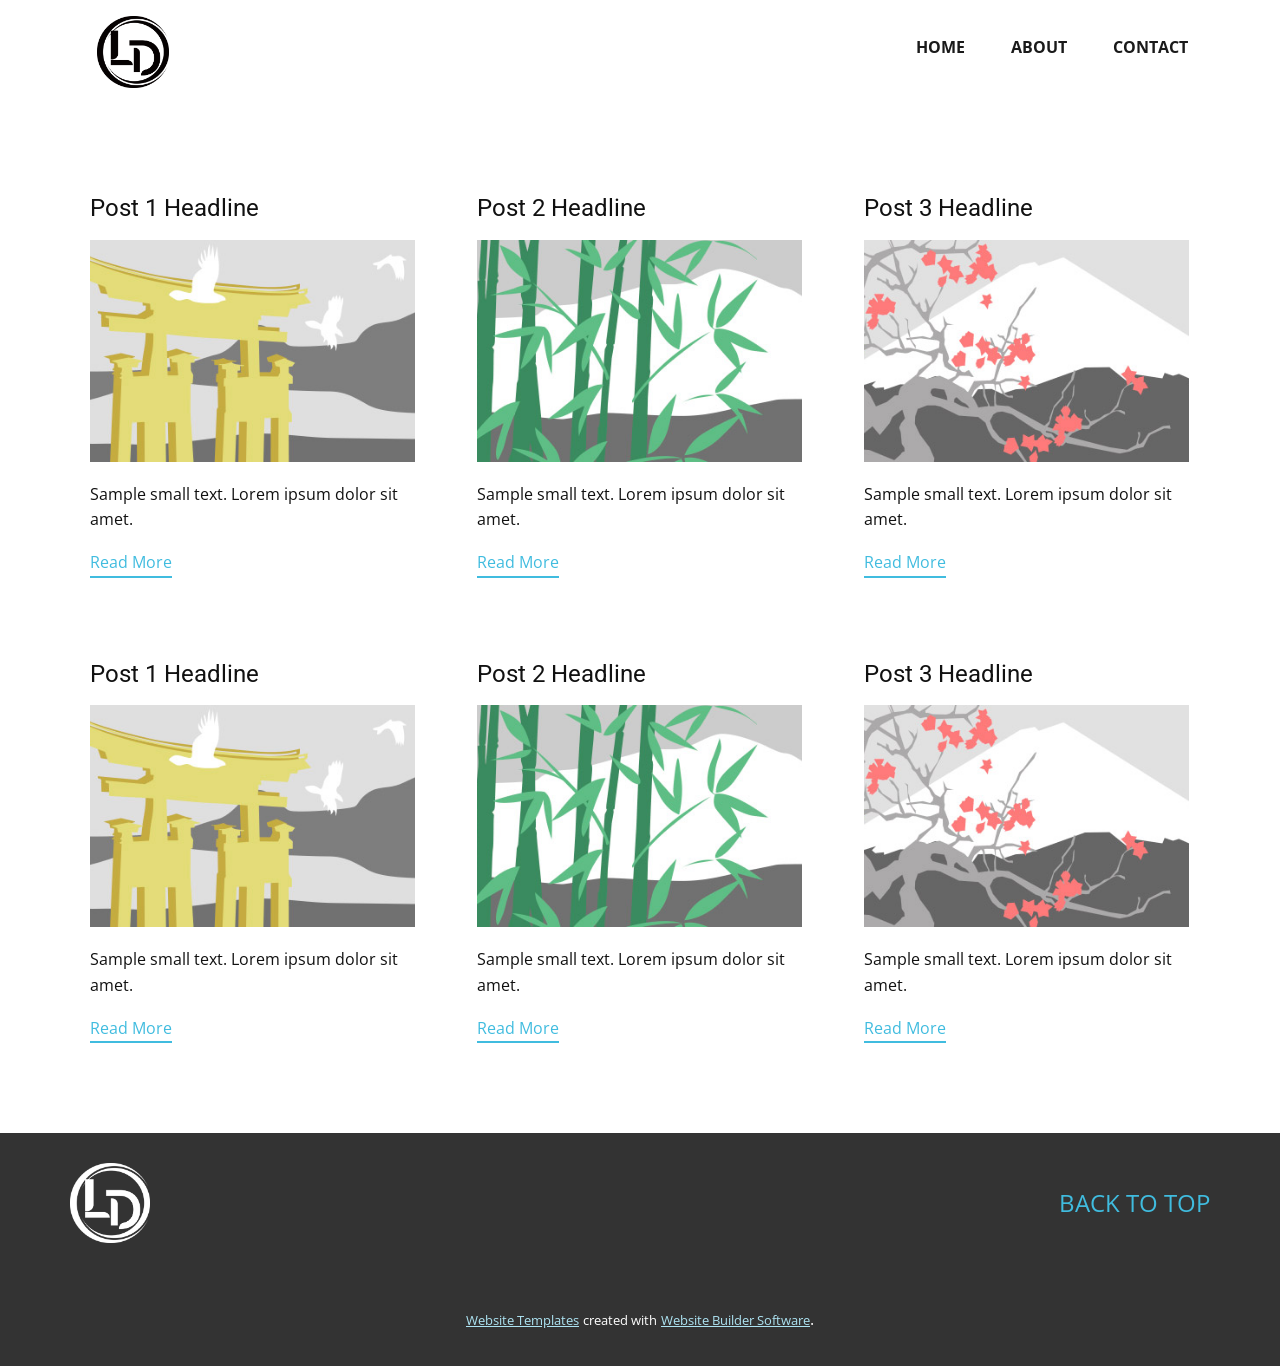
<file: blog/blog.html>
<html style="font-size: 16px;"><head>
    <meta name="viewport" content="width=device-width, initial-scale=1.0">
    <meta charset="utf-8">
    <meta name="keywords" content="">
    <meta name="description" content="">
    <meta name="page_type" content="np-template-header-footer-from-plugin">
    <title>Blog Template</title>
    <link rel="stylesheet" href="../nicepage.css" media="screen">
<link rel="stylesheet" href="../Blog-Template.css" media="screen">
    <script class="u-script" type="text/javascript" src="../jquery.js" defer=""></script>
    <script class="u-script" type="text/javascript" src="../nicepage.js" defer=""></script>
    <meta name="generator" content="Nicepage 4.6.5, nicepage.com">
    <link rel="icon" href="../images/favicon.png">
    <link id="u-theme-google-font" rel="stylesheet" href="https://fonts.googleapis.com/css?family=Roboto:100,100i,300,300i,400,400i,500,500i,700,700i,900,900i|Open+Sans:300,300i,400,400i,500,500i,600,600i,700,700i,800,800i">
    
    
    <script type="application/ld+json">{
		"@context": "http://schema.org",
		"@type": "Organization",
		"name": "Website",
		"logo": "images/logoplaystore2.png"
}</script>
    <meta name="theme-color" content="#40bcdf">
  </head>
  <body class="u-body u-xl-mode"><header class="u-clearfix u-header u-header" id="sec-bc4c"><div class="u-clearfix u-sheet u-sheet-1">
        <a href="#" class="u-image u-logo u-image-1" data-image-width="2100" data-image-height="2100" title="Home">
          <img src="../images/logoplaystore2.png" class="u-logo-image u-logo-image-1">
        </a>
        <nav class="u-hidden-xs u-menu u-menu-dropdown u-offcanvas u-offcanvas-shift u-menu-1" data-responsive-from="XS">
          <div class="menu-collapse" style="font-size: 1rem; letter-spacing: 0px; font-weight: 700; text-transform: uppercase;">
            <a class="u-button-style u-custom-active-border-color u-custom-active-color u-custom-border u-custom-border-color u-custom-borders u-custom-hover-border-color u-custom-hover-color u-custom-left-right-menu-spacing u-custom-padding-bottom u-custom-text-active-color u-custom-text-color u-custom-text-hover-color u-custom-top-bottom-menu-spacing u-nav-link u-text-active-palette-1-base u-text-hover-palette-2-base" href="#">
              <svg class="u-svg-link" viewBox="0 0 24 24"><use xmlns:xlink="http://www.w3.org/1999/xlink" xlink:href="#menu-hamburger"></use></svg>
              <svg class="u-svg-content" version="1.1" id="menu-hamburger" viewBox="0 0 16 16" x="0px" y="0px" xmlns:xlink="http://www.w3.org/1999/xlink" xmlns="http://www.w3.org/2000/svg"><g><rect y="1" width="16" height="2"></rect><rect y="7" width="16" height="2"></rect><rect y="13" width="16" height="2"></rect>
</g></svg>
            </a>
          </div>
          <div class="u-custom-menu u-nav-container">
            <ul class="u-nav u-spacing-2 u-unstyled u-nav-1"><li class="u-nav-item"><a class="u-border-2 u-border-active-grey-90 u-border-hover-grey-50 u-button-style u-nav-link u-text-active-grey-90 u-text-grey-90 u-text-hover-grey-90" href="../Lazedude.html#carousel_c244" data-page-id="142552098" style="padding: 10px 20px;">Home</a>
</li><li class="u-nav-item"><a class="u-border-2 u-border-active-grey-90 u-border-hover-grey-50 u-button-style u-nav-link u-text-active-grey-90 u-text-grey-90 u-text-hover-grey-90" href="../Lazedude.html#carousel_0862" data-page-id="142552098" style="padding: 10px 20px;">About</a>
</li><li class="u-nav-item"><a class="u-border-2 u-border-active-grey-90 u-border-hover-grey-50 u-button-style u-nav-link u-text-active-grey-90 u-text-grey-90 u-text-hover-grey-90" href="../Lazedude.html#carousel_b96d" data-page-id="142552098" style="padding: 10px 20px;">Contact</a>
</li></ul>
          </div>
          <div class="u-custom-menu u-nav-container-collapse">
            <div class="u-black u-container-style u-inner-container-layout u-opacity u-opacity-95 u-sidenav">
              <div class="u-inner-container-layout u-sidenav-overflow">
                <div class="u-menu-close"></div>
                <ul class="u-align-center u-nav u-popupmenu-items u-unstyled u-nav-2"><li class="u-nav-item"><a class="u-button-style u-nav-link" href="../Lazedude.html#carousel_c244" data-page-id="142552098" style="padding: 10px 20px;">Home</a>
</li><li class="u-nav-item"><a class="u-button-style u-nav-link" href="../Lazedude.html#carousel_0862" data-page-id="142552098" style="padding: 10px 20px;">About</a>
</li><li class="u-nav-item"><a class="u-button-style u-nav-link" href="../Lazedude.html#carousel_b96d" data-page-id="142552098" style="padding: 10px 20px;">Contact</a>
</li></ul>
              </div>
            </div>
            <div class="u-black u-menu-overlay u-opacity u-opacity-70"></div>
          </div>
        </nav>
        <a href="../Lazedude.html#carousel_0862" data-page-id="142552098" class="u-border-2 u-border-black u-btn u-button-style u-hidden-lg u-hidden-md u-hidden-sm u-hidden-xl u-hover-black u-none u-text-black u-text-hover-white u-btn-1">About</a>
      </div></header>
    <section class="u-clearfix u-section-1" id="sec-e38a">
      <div class="u-clearfix u-sheet u-valign-middle u-sheet-1"><!--blog--><!--blog_options_json--><!--{"type":"Recent","source":"","tags":"","count":""}--><!--/blog_options_json-->
        <div class="u-blog u-expanded-width u-repeater u-repeater-1"><!--blog_post-->
          <div class="u-blog-post u-container-style u-repeater-item u-white u-repeater-item-1">
            <div class="u-container-layout u-similar-container u-valign-top u-container-layout-1"><!--blog_post_header-->
              <h4 class="u-blog-control u-text u-text-1">
                <a class="u-post-header-link" href="../blog/post-5.html"><!--blog_post_header_content-->Post 1 Headline<!--/blog_post_header_content--></a>
              </h4><!--/blog_post_header--><!--blog_post_image-->
              <a class="u-post-header-link" href="../blog/post-5.html"><img alt="" class="u-blog-control u-expanded-width u-image u-image-default u-image-1" src="[data-uri]"></a><!--/blog_post_image--><!--blog_post_content-->
              <div class="u-blog-control u-post-content u-text u-text-2 fr-view">Sample small text. Lorem ipsum dolor sit amet.</div><!--/blog_post_content--><!--blog_post_readmore-->
              <a href="../blog/post-5.html" class="u-blog-control u-border-2 u-border-palette-1-base u-btn u-btn-rectangle u-button-style u-none u-btn-1"><!--blog_post_readmore_content--><!--options_json--><!--{"content":"","defaultValue":"Read More"}--><!--/options_json-->Read More<!--/blog_post_readmore_content--></a><!--/blog_post_readmore-->
            </div>
          </div><div class="u-blog-post u-container-style u-repeater-item u-video-cover u-white">
            <div class="u-container-layout u-similar-container u-valign-top u-container-layout-2"><!--blog_post_header-->
              <h4 class="u-blog-control u-text u-text-3">
                <a class="u-post-header-link" href="../blog/post-4.html"><!--blog_post_header_content-->Post 2 Headline<!--/blog_post_header_content--></a>
              </h4><!--/blog_post_header--><!--blog_post_image-->
              <a class="u-post-header-link" href="../blog/post-4.html"><img alt="" class="u-blog-control u-expanded-width u-image u-image-default u-image-2" src="[data-uri]"></a><!--/blog_post_image--><!--blog_post_content-->
              <div class="u-blog-control u-post-content u-text u-text-4 fr-view">Sample small text. Lorem ipsum dolor sit amet.</div><!--/blog_post_content--><!--blog_post_readmore-->
              <a href="../blog/post-4.html" class="u-blog-control u-border-2 u-border-palette-1-base u-btn u-btn-rectangle u-button-style u-none u-btn-2"><!--blog_post_readmore_content--><!--options_json--><!--{"content":"","defaultValue":"Read More"}--><!--/options_json-->Read More<!--/blog_post_readmore_content--></a><!--/blog_post_readmore-->
            </div>
          </div><div class="u-blog-post u-container-style u-repeater-item u-video-cover u-white">
            <div class="u-container-layout u-similar-container u-valign-top u-container-layout-3"><!--blog_post_header-->
              <h4 class="u-blog-control u-text u-text-5">
                <a class="u-post-header-link" href="../blog/post-3.html"><!--blog_post_header_content-->Post 3 Headline<!--/blog_post_header_content--></a>
              </h4><!--/blog_post_header--><!--blog_post_image-->
              <a class="u-post-header-link" href="../blog/post-3.html"><img alt="" class="u-blog-control u-expanded-width u-image u-image-default u-image-3" src="[data-uri]"></a><!--/blog_post_image--><!--blog_post_content-->
              <div class="u-blog-control u-post-content u-text u-text-6 fr-view">Sample small text. Lorem ipsum dolor sit amet.</div><!--/blog_post_content--><!--blog_post_readmore-->
              <a href="../blog/post-3.html" class="u-blog-control u-border-2 u-border-palette-1-base u-btn u-btn-rectangle u-button-style u-none u-btn-3"><!--blog_post_readmore_content--><!--options_json--><!--{"content":"","defaultValue":"Read More"}--><!--/options_json-->Read More<!--/blog_post_readmore_content--></a><!--/blog_post_readmore-->
            </div>
          </div><div class="u-blog-post u-container-style u-repeater-item u-white u-repeater-item-1">
            <div class="u-container-layout u-similar-container u-valign-top u-container-layout-1"><!--blog_post_header-->
              <h4 class="u-blog-control u-text u-text-1">
                <a class="u-post-header-link" href="../blog/post-2.html"><!--blog_post_header_content-->Post 1 Headline<!--/blog_post_header_content--></a>
              </h4><!--/blog_post_header--><!--blog_post_image-->
              <a class="u-post-header-link" href="../blog/post-2.html"><img alt="" class="u-blog-control u-expanded-width u-image u-image-default u-image-1" src="[data-uri]"></a><!--/blog_post_image--><!--blog_post_content-->
              <div class="u-blog-control u-post-content u-text u-text-2 fr-view">Sample small text. Lorem ipsum dolor sit amet.</div><!--/blog_post_content--><!--blog_post_readmore-->
              <a href="../blog/post-2.html" class="u-blog-control u-border-2 u-border-palette-1-base u-btn u-btn-rectangle u-button-style u-none u-btn-1"><!--blog_post_readmore_content--><!--options_json--><!--{"content":"","defaultValue":"Read More"}--><!--/options_json-->Read More<!--/blog_post_readmore_content--></a><!--/blog_post_readmore-->
            </div>
          </div><div class="u-blog-post u-container-style u-repeater-item u-video-cover u-white">
            <div class="u-container-layout u-similar-container u-valign-top u-container-layout-2"><!--blog_post_header-->
              <h4 class="u-blog-control u-text u-text-3">
                <a class="u-post-header-link" href="../blog/post-1.html"><!--blog_post_header_content-->Post 2 Headline<!--/blog_post_header_content--></a>
              </h4><!--/blog_post_header--><!--blog_post_image-->
              <a class="u-post-header-link" href="../blog/post-1.html"><img alt="" class="u-blog-control u-expanded-width u-image u-image-default u-image-2" src="[data-uri]"></a><!--/blog_post_image--><!--blog_post_content-->
              <div class="u-blog-control u-post-content u-text u-text-4 fr-view">Sample small text. Lorem ipsum dolor sit amet.</div><!--/blog_post_content--><!--blog_post_readmore-->
              <a href="../blog/post-1.html" class="u-blog-control u-border-2 u-border-palette-1-base u-btn u-btn-rectangle u-button-style u-none u-btn-2"><!--blog_post_readmore_content--><!--options_json--><!--{"content":"","defaultValue":"Read More"}--><!--/options_json-->Read More<!--/blog_post_readmore_content--></a><!--/blog_post_readmore-->
            </div>
          </div><div class="u-blog-post u-container-style u-repeater-item u-video-cover u-white">
            <div class="u-container-layout u-similar-container u-valign-top u-container-layout-3"><!--blog_post_header-->
              <h4 class="u-blog-control u-text u-text-5">
                <a class="u-post-header-link" href="../blog/post.html"><!--blog_post_header_content-->Post 3 Headline<!--/blog_post_header_content--></a>
              </h4><!--/blog_post_header--><!--blog_post_image-->
              <a class="u-post-header-link" href="../blog/post.html"><img alt="" class="u-blog-control u-expanded-width u-image u-image-default u-image-3" src="[data-uri]"></a><!--/blog_post_image--><!--blog_post_content-->
              <div class="u-blog-control u-post-content u-text u-text-6 fr-view">Sample small text. Lorem ipsum dolor sit amet.</div><!--/blog_post_content--><!--blog_post_readmore-->
              <a href="../blog/post.html" class="u-blog-control u-border-2 u-border-palette-1-base u-btn u-btn-rectangle u-button-style u-none u-btn-3"><!--blog_post_readmore_content--><!--options_json--><!--{"content":"","defaultValue":"Read More"}--><!--/options_json-->Read More<!--/blog_post_readmore_content--></a><!--/blog_post_readmore-->
            </div>
          </div><!--/blog_post--><!--blog_post-->
          <!--/blog_post--><!--blog_post-->
          <!--/blog_post-->
        </div><!--/blog-->
      </div>
    </section>
    
    
    <footer class="u-clearfix u-footer u-grey-80" id="sec-1b5c"><div class="u-clearfix u-sheet u-sheet-1">
        <a href="#" class="u-image u-logo u-image-1" data-image-width="2100" data-image-height="2100" title="home">
          <img src="../images/logoplaystoreWhite.png" class="u-logo-image u-logo-image-1">
        </a>
        <p class="u-text u-text-default u-text-1">
          <a class="u-active-none u-border-none u-btn u-button-link u-button-style u-hover-none u-none u-text-palette-1-base u-btn-1" href="../Lazedude.html#carousel_84db" data-page-id="142552098">BACK TO TOP</a>
        </p>
      </div></footer>
    <section class="u-backlink u-clearfix u-grey-80">
      <a class="u-link" href="https://nicepage.com/website-templates" target="_blank">
        <span>Website Templates</span>
      </a>
      <p class="u-text">
        <span>created with</span>
      </p>
      <a class="u-link" href="" target="_blank">
        <span>Website Builder Software</span>
      </a>. 
    </section>
  
</body></html>
</file>
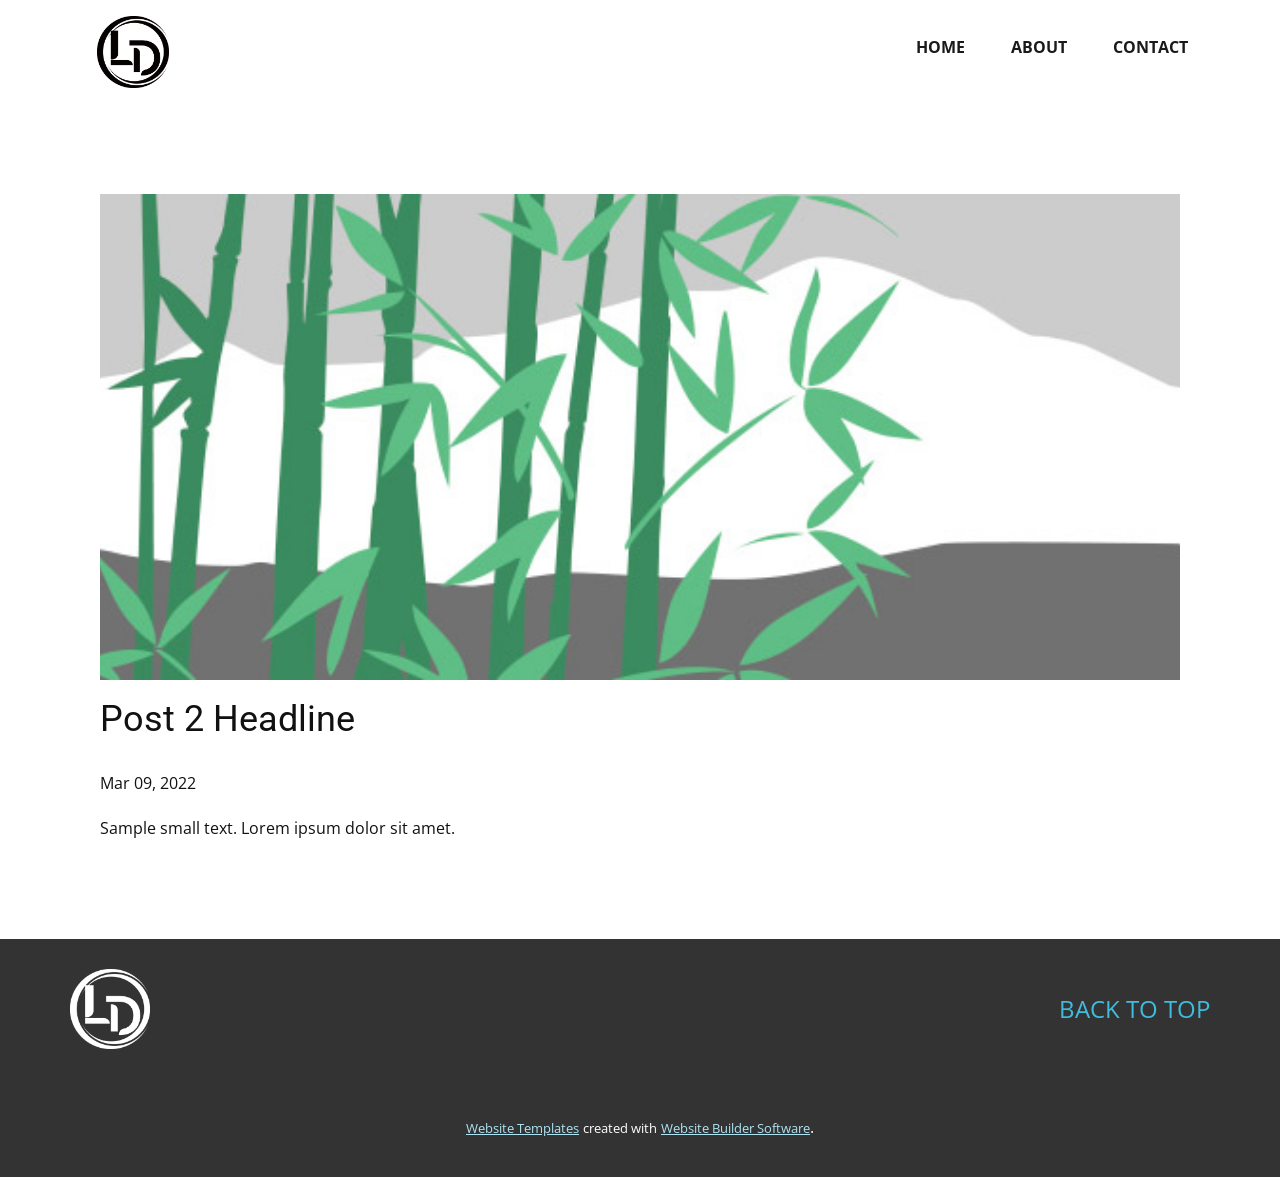
<file: blog/post-1.html>
<!doctype html>
<html style="font-size: 16px;"><head>
    <meta name="viewport" content="width=device-width, initial-scale=1.0">
    <meta charset="utf-8">
    <meta name="keywords" content="Post 1 Headline">
    <meta name="description" content="">
    <meta name="page_type" content="np-template-header-footer-from-plugin">
    <title>Post 2 Headline</title>
    <link rel="stylesheet" href="../nicepage.css" media="screen">
<link rel="stylesheet" href="../Post-Template.css" media="screen">
    <script class="u-script" type="text/javascript" src="../jquery.js" defer=""></script>
    <script class="u-script" type="text/javascript" src="../nicepage.js" defer=""></script>
    <meta name="generator" content="Nicepage 4.6.5, nicepage.com">
    <link rel="icon" href="../images/favicon.png">
    <link id="u-theme-google-font" rel="stylesheet" href="https://fonts.googleapis.com/css?family=Roboto:100,100i,300,300i,400,400i,500,500i,700,700i,900,900i|Open+Sans:300,300i,400,400i,500,500i,600,600i,700,700i,800,800i">
    
    
    <script type="application/ld+json">{
		"@context": "http://schema.org",
		"@type": "Organization",
		"name": "Website",
		"logo": "images/logoplaystore2.png"
}</script>
    <meta name="theme-color" content="#40bcdf">
  </head>
  <body class="u-body u-xl-mode"><header class="u-clearfix u-header u-header" id="sec-bc4c"><div class="u-clearfix u-sheet u-sheet-1">
        <a href="#" class="u-image u-logo u-image-1" data-image-width="2100" data-image-height="2100" title="Home">
          <img src="../images/logoplaystore2.png" class="u-logo-image u-logo-image-1">
        </a>
        <nav class="u-hidden-xs u-menu u-menu-dropdown u-offcanvas u-offcanvas-shift u-menu-1" data-responsive-from="XS">
          <div class="menu-collapse" style="font-size: 1rem; letter-spacing: 0px; font-weight: 700; text-transform: uppercase;">
            <a class="u-button-style u-custom-active-border-color u-custom-active-color u-custom-border u-custom-border-color u-custom-borders u-custom-hover-border-color u-custom-hover-color u-custom-left-right-menu-spacing u-custom-padding-bottom u-custom-text-active-color u-custom-text-color u-custom-text-hover-color u-custom-top-bottom-menu-spacing u-nav-link u-text-active-palette-1-base u-text-hover-palette-2-base" href="#">
              <svg class="u-svg-link" viewBox="0 0 24 24"><use xmlns:xlink="http://www.w3.org/1999/xlink" xlink:href="#menu-hamburger"></use></svg>
              <svg class="u-svg-content" version="1.1" id="menu-hamburger" viewBox="0 0 16 16" x="0px" y="0px" xmlns:xlink="http://www.w3.org/1999/xlink" xmlns="http://www.w3.org/2000/svg"><g><rect y="1" width="16" height="2"></rect><rect y="7" width="16" height="2"></rect><rect y="13" width="16" height="2"></rect>
</g></svg>
            </a>
          </div>
          <div class="u-custom-menu u-nav-container">
            <ul class="u-nav u-spacing-2 u-unstyled u-nav-1"><li class="u-nav-item"><a class="u-border-2 u-border-active-grey-90 u-border-hover-grey-50 u-button-style u-nav-link u-text-active-grey-90 u-text-grey-90 u-text-hover-grey-90" href="../Lazedude.html#carousel_c244" data-page-id="142552098" style="padding: 10px 20px;">Home</a>
</li><li class="u-nav-item"><a class="u-border-2 u-border-active-grey-90 u-border-hover-grey-50 u-button-style u-nav-link u-text-active-grey-90 u-text-grey-90 u-text-hover-grey-90" href="../Lazedude.html#carousel_0862" data-page-id="142552098" style="padding: 10px 20px;">About</a>
</li><li class="u-nav-item"><a class="u-border-2 u-border-active-grey-90 u-border-hover-grey-50 u-button-style u-nav-link u-text-active-grey-90 u-text-grey-90 u-text-hover-grey-90" href="../Lazedude.html#carousel_b96d" data-page-id="142552098" style="padding: 10px 20px;">Contact</a>
</li></ul>
          </div>
          <div class="u-custom-menu u-nav-container-collapse">
            <div class="u-black u-container-style u-inner-container-layout u-opacity u-opacity-95 u-sidenav">
              <div class="u-inner-container-layout u-sidenav-overflow">
                <div class="u-menu-close"></div>
                <ul class="u-align-center u-nav u-popupmenu-items u-unstyled u-nav-2"><li class="u-nav-item"><a class="u-button-style u-nav-link" href="../Lazedude.html#carousel_c244" data-page-id="142552098" style="padding: 10px 20px;">Home</a>
</li><li class="u-nav-item"><a class="u-button-style u-nav-link" href="../Lazedude.html#carousel_0862" data-page-id="142552098" style="padding: 10px 20px;">About</a>
</li><li class="u-nav-item"><a class="u-button-style u-nav-link" href="../Lazedude.html#carousel_b96d" data-page-id="142552098" style="padding: 10px 20px;">Contact</a>
</li></ul>
              </div>
            </div>
            <div class="u-black u-menu-overlay u-opacity u-opacity-70"></div>
          </div>
        </nav>
        <a href="../Lazedude.html#carousel_0862" data-page-id="142552098" class="u-border-2 u-border-black u-btn u-button-style u-hidden-lg u-hidden-md u-hidden-sm u-hidden-xl u-hover-black u-none u-text-black u-text-hover-white u-btn-1">About</a>
      </div></header>
    <section class="u-align-center u-clearfix u-section-1" id="sec-1d50">
      <div class="u-clearfix u-sheet u-valign-middle-md u-valign-middle-sm u-valign-middle-xs u-sheet-1"><!--post_details--><!--post_details_options_json--><!--{"source":""}--><!--/post_details_options_json--><!--blog_post-->
        <div class="u-container-style u-expanded-width u-post-details u-post-details-1">
          <div class="u-container-layout u-valign-middle u-container-layout-1"><!--blog_post_image-->
            <img alt="" class="u-blog-control u-expanded-width u-image u-image-default u-image-1" src="[data-uri]"><!--/blog_post_image--><!--blog_post_header-->
            <h2 class="u-blog-control u-text u-text-1">Post 2 Headline</h2><!--/blog_post_header--><!--blog_post_metadata-->
            <div class="u-blog-control u-metadata u-metadata-1"><!--blog_post_metadata_date-->
              <span class="u-meta-date u-meta-icon">Mar 09, 2022</span><!--/blog_post_metadata_date--><!--blog_post_metadata_category-->
              <!--/blog_post_metadata_category--><!--blog_post_metadata_comments-->
              <!--/blog_post_metadata_comments-->
            </div><!--/blog_post_metadata--><!--blog_post_content-->
            <div class="u-align-justify u-blog-control u-post-content u-text u-text-2 fr-view">
  Sample small text. Lorem ipsum dolor sit amet.
  </div><!--/blog_post_content-->
          </div>
        </div><!--/blog_post--><!--/post_details-->
      </div>
    </section>
    
    
    <footer class="u-clearfix u-footer u-grey-80" id="sec-1b5c"><div class="u-clearfix u-sheet u-sheet-1">
        <a href="#" class="u-image u-logo u-image-1" data-image-width="2100" data-image-height="2100" title="home">
          <img src="../images/logoplaystoreWhite.png" class="u-logo-image u-logo-image-1">
        </a>
        <p class="u-text u-text-default u-text-1">
          <a class="u-active-none u-border-none u-btn u-button-link u-button-style u-hover-none u-none u-text-palette-1-base u-btn-1" href="../Lazedude.html#carousel_84db" data-page-id="142552098">BACK TO TOP</a>
        </p>
      </div></footer>
    <section class="u-backlink u-clearfix u-grey-80">
      <a class="u-link" href="https://nicepage.com/website-templates" target="_blank">
        <span>Website Templates</span>
      </a>
      <p class="u-text">
        <span>created with</span>
      </p>
      <a class="u-link" href="" target="_blank">
        <span>Website Builder Software</span>
      </a>. 
    </section>
  
</body></html>
</file>
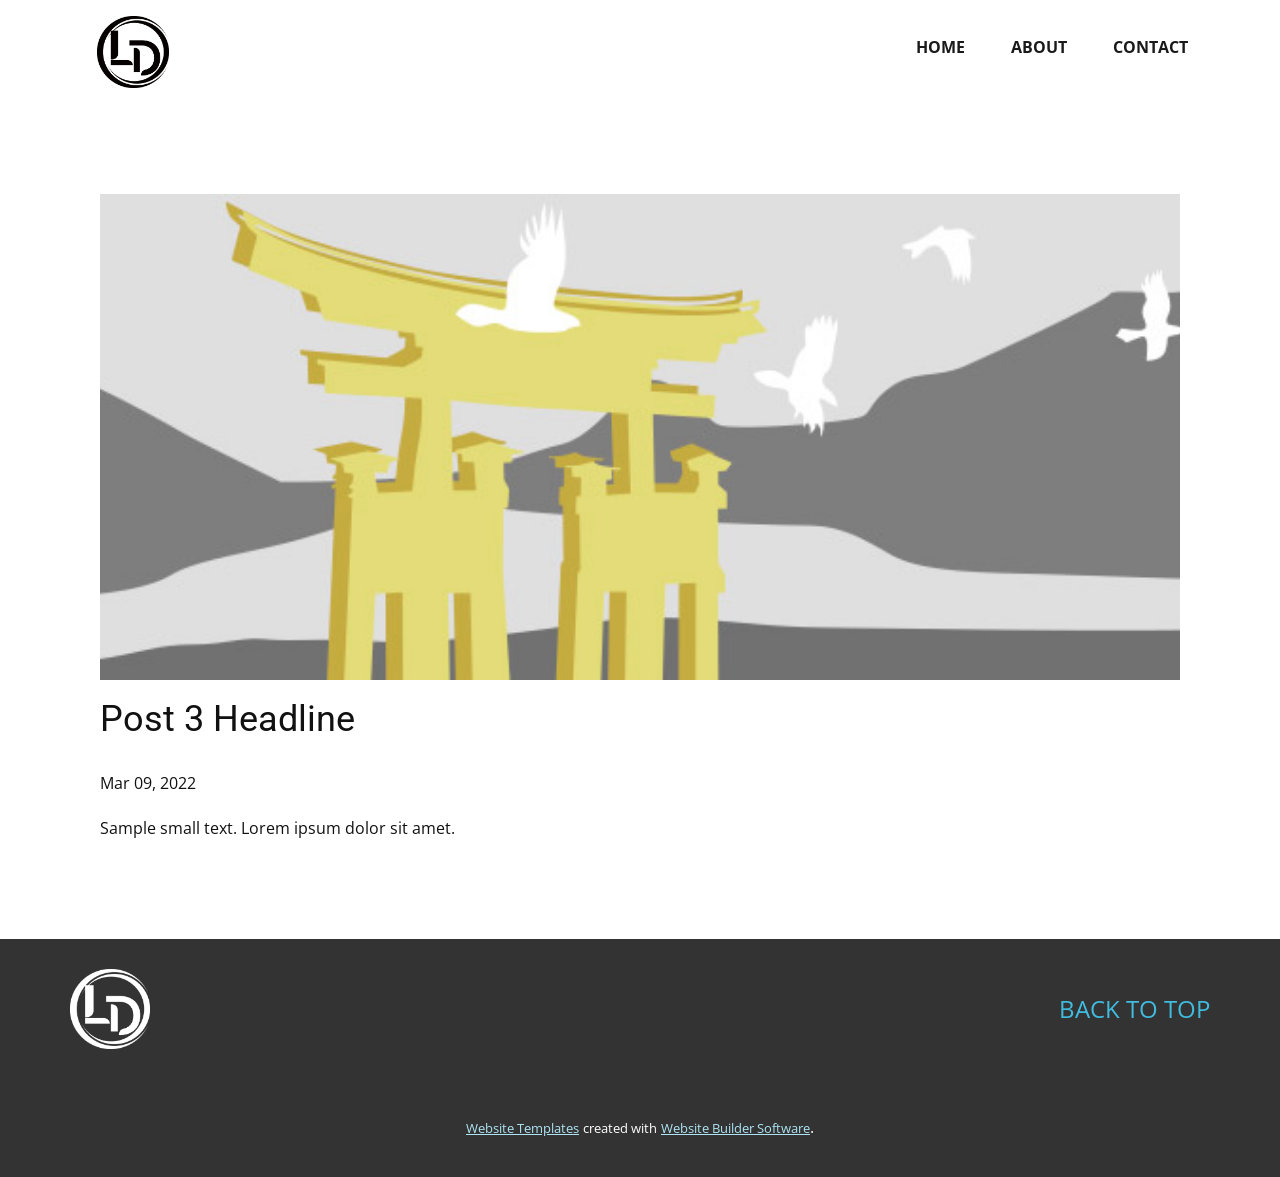
<file: blog/post-2.html>
<!doctype html>
<html style="font-size: 16px;"><head>
    <meta name="viewport" content="width=device-width, initial-scale=1.0">
    <meta charset="utf-8">
    <meta name="keywords" content="Post 1 Headline">
    <meta name="description" content="">
    <meta name="page_type" content="np-template-header-footer-from-plugin">
    <title>Post 3 Headline</title>
    <link rel="stylesheet" href="../nicepage.css" media="screen">
<link rel="stylesheet" href="../Post-Template.css" media="screen">
    <script class="u-script" type="text/javascript" src="../jquery.js" defer=""></script>
    <script class="u-script" type="text/javascript" src="../nicepage.js" defer=""></script>
    <meta name="generator" content="Nicepage 4.6.5, nicepage.com">
    <link rel="icon" href="../images/favicon.png">
    <link id="u-theme-google-font" rel="stylesheet" href="https://fonts.googleapis.com/css?family=Roboto:100,100i,300,300i,400,400i,500,500i,700,700i,900,900i|Open+Sans:300,300i,400,400i,500,500i,600,600i,700,700i,800,800i">
    
    
    <script type="application/ld+json">{
		"@context": "http://schema.org",
		"@type": "Organization",
		"name": "Website",
		"logo": "images/logoplaystore2.png"
}</script>
    <meta name="theme-color" content="#40bcdf">
  </head>
  <body class="u-body u-xl-mode"><header class="u-clearfix u-header u-header" id="sec-bc4c"><div class="u-clearfix u-sheet u-sheet-1">
        <a href="#" class="u-image u-logo u-image-1" data-image-width="2100" data-image-height="2100" title="Home">
          <img src="../images/logoplaystore2.png" class="u-logo-image u-logo-image-1">
        </a>
        <nav class="u-hidden-xs u-menu u-menu-dropdown u-offcanvas u-offcanvas-shift u-menu-1" data-responsive-from="XS">
          <div class="menu-collapse" style="font-size: 1rem; letter-spacing: 0px; font-weight: 700; text-transform: uppercase;">
            <a class="u-button-style u-custom-active-border-color u-custom-active-color u-custom-border u-custom-border-color u-custom-borders u-custom-hover-border-color u-custom-hover-color u-custom-left-right-menu-spacing u-custom-padding-bottom u-custom-text-active-color u-custom-text-color u-custom-text-hover-color u-custom-top-bottom-menu-spacing u-nav-link u-text-active-palette-1-base u-text-hover-palette-2-base" href="#">
              <svg class="u-svg-link" viewBox="0 0 24 24"><use xmlns:xlink="http://www.w3.org/1999/xlink" xlink:href="#menu-hamburger"></use></svg>
              <svg class="u-svg-content" version="1.1" id="menu-hamburger" viewBox="0 0 16 16" x="0px" y="0px" xmlns:xlink="http://www.w3.org/1999/xlink" xmlns="http://www.w3.org/2000/svg"><g><rect y="1" width="16" height="2"></rect><rect y="7" width="16" height="2"></rect><rect y="13" width="16" height="2"></rect>
</g></svg>
            </a>
          </div>
          <div class="u-custom-menu u-nav-container">
            <ul class="u-nav u-spacing-2 u-unstyled u-nav-1"><li class="u-nav-item"><a class="u-border-2 u-border-active-grey-90 u-border-hover-grey-50 u-button-style u-nav-link u-text-active-grey-90 u-text-grey-90 u-text-hover-grey-90" href="../Lazedude.html#carousel_c244" data-page-id="142552098" style="padding: 10px 20px;">Home</a>
</li><li class="u-nav-item"><a class="u-border-2 u-border-active-grey-90 u-border-hover-grey-50 u-button-style u-nav-link u-text-active-grey-90 u-text-grey-90 u-text-hover-grey-90" href="../Lazedude.html#carousel_0862" data-page-id="142552098" style="padding: 10px 20px;">About</a>
</li><li class="u-nav-item"><a class="u-border-2 u-border-active-grey-90 u-border-hover-grey-50 u-button-style u-nav-link u-text-active-grey-90 u-text-grey-90 u-text-hover-grey-90" href="../Lazedude.html#carousel_b96d" data-page-id="142552098" style="padding: 10px 20px;">Contact</a>
</li></ul>
          </div>
          <div class="u-custom-menu u-nav-container-collapse">
            <div class="u-black u-container-style u-inner-container-layout u-opacity u-opacity-95 u-sidenav">
              <div class="u-inner-container-layout u-sidenav-overflow">
                <div class="u-menu-close"></div>
                <ul class="u-align-center u-nav u-popupmenu-items u-unstyled u-nav-2"><li class="u-nav-item"><a class="u-button-style u-nav-link" href="../Lazedude.html#carousel_c244" data-page-id="142552098" style="padding: 10px 20px;">Home</a>
</li><li class="u-nav-item"><a class="u-button-style u-nav-link" href="../Lazedude.html#carousel_0862" data-page-id="142552098" style="padding: 10px 20px;">About</a>
</li><li class="u-nav-item"><a class="u-button-style u-nav-link" href="../Lazedude.html#carousel_b96d" data-page-id="142552098" style="padding: 10px 20px;">Contact</a>
</li></ul>
              </div>
            </div>
            <div class="u-black u-menu-overlay u-opacity u-opacity-70"></div>
          </div>
        </nav>
        <a href="../Lazedude.html#carousel_0862" data-page-id="142552098" class="u-border-2 u-border-black u-btn u-button-style u-hidden-lg u-hidden-md u-hidden-sm u-hidden-xl u-hover-black u-none u-text-black u-text-hover-white u-btn-1">About</a>
      </div></header>
    <section class="u-align-center u-clearfix u-section-1" id="sec-1d50">
      <div class="u-clearfix u-sheet u-valign-middle-md u-valign-middle-sm u-valign-middle-xs u-sheet-1"><!--post_details--><!--post_details_options_json--><!--{"source":""}--><!--/post_details_options_json--><!--blog_post-->
        <div class="u-container-style u-expanded-width u-post-details u-post-details-1">
          <div class="u-container-layout u-valign-middle u-container-layout-1"><!--blog_post_image-->
            <img alt="" class="u-blog-control u-expanded-width u-image u-image-default u-image-1" src="[data-uri]"><!--/blog_post_image--><!--blog_post_header-->
            <h2 class="u-blog-control u-text u-text-1">Post 3 Headline</h2><!--/blog_post_header--><!--blog_post_metadata-->
            <div class="u-blog-control u-metadata u-metadata-1"><!--blog_post_metadata_date-->
              <span class="u-meta-date u-meta-icon">Mar 09, 2022</span><!--/blog_post_metadata_date--><!--blog_post_metadata_category-->
              <!--/blog_post_metadata_category--><!--blog_post_metadata_comments-->
              <!--/blog_post_metadata_comments-->
            </div><!--/blog_post_metadata--><!--blog_post_content-->
            <div class="u-align-justify u-blog-control u-post-content u-text u-text-2 fr-view">
  Sample small text. Lorem ipsum dolor sit amet.
  </div><!--/blog_post_content-->
          </div>
        </div><!--/blog_post--><!--/post_details-->
      </div>
    </section>
    
    
    <footer class="u-clearfix u-footer u-grey-80" id="sec-1b5c"><div class="u-clearfix u-sheet u-sheet-1">
        <a href="#" class="u-image u-logo u-image-1" data-image-width="2100" data-image-height="2100" title="home">
          <img src="../images/logoplaystoreWhite.png" class="u-logo-image u-logo-image-1">
        </a>
        <p class="u-text u-text-default u-text-1">
          <a class="u-active-none u-border-none u-btn u-button-link u-button-style u-hover-none u-none u-text-palette-1-base u-btn-1" href="../Lazedude.html#carousel_84db" data-page-id="142552098">BACK TO TOP</a>
        </p>
      </div></footer>
    <section class="u-backlink u-clearfix u-grey-80">
      <a class="u-link" href="https://nicepage.com/website-templates" target="_blank">
        <span>Website Templates</span>
      </a>
      <p class="u-text">
        <span>created with</span>
      </p>
      <a class="u-link" href="" target="_blank">
        <span>Website Builder Software</span>
      </a>. 
    </section>
  
</body></html>
</file>
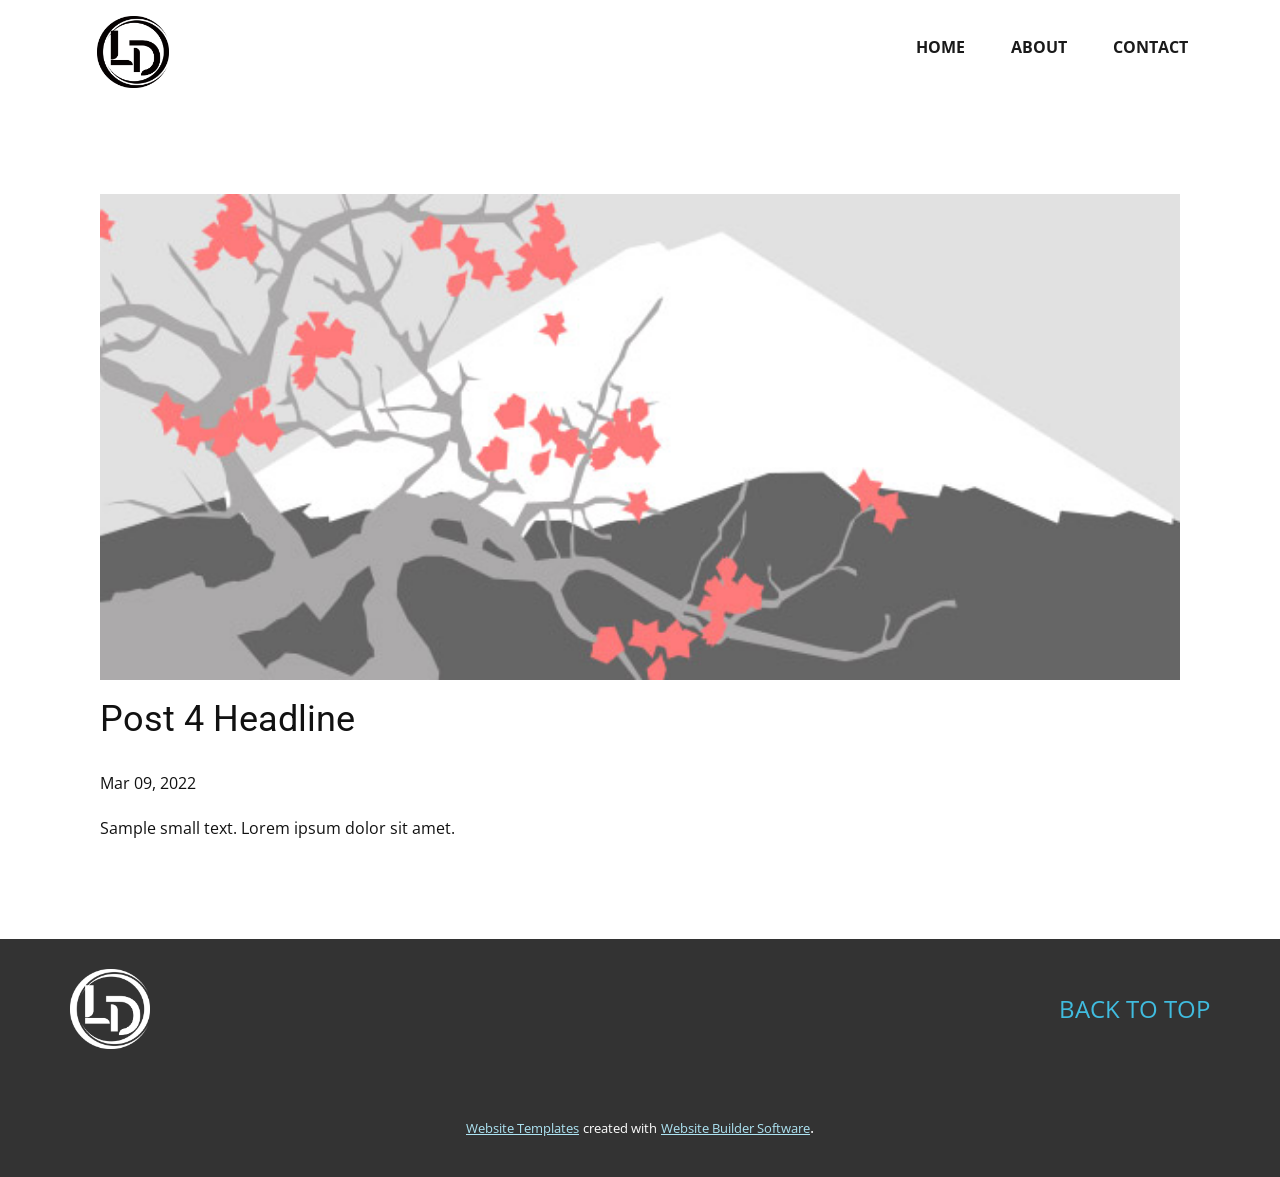
<file: blog/post-3.html>
<!doctype html>
<html style="font-size: 16px;"><head>
    <meta name="viewport" content="width=device-width, initial-scale=1.0">
    <meta charset="utf-8">
    <meta name="keywords" content="Post 1 Headline">
    <meta name="description" content="">
    <meta name="page_type" content="np-template-header-footer-from-plugin">
    <title>Post 4 Headline</title>
    <link rel="stylesheet" href="../nicepage.css" media="screen">
<link rel="stylesheet" href="../Post-Template.css" media="screen">
    <script class="u-script" type="text/javascript" src="../jquery.js" defer=""></script>
    <script class="u-script" type="text/javascript" src="../nicepage.js" defer=""></script>
    <meta name="generator" content="Nicepage 4.6.5, nicepage.com">
    <link rel="icon" href="../images/favicon.png">
    <link id="u-theme-google-font" rel="stylesheet" href="https://fonts.googleapis.com/css?family=Roboto:100,100i,300,300i,400,400i,500,500i,700,700i,900,900i|Open+Sans:300,300i,400,400i,500,500i,600,600i,700,700i,800,800i">
    
    
    <script type="application/ld+json">{
		"@context": "http://schema.org",
		"@type": "Organization",
		"name": "Website",
		"logo": "images/logoplaystore2.png"
}</script>
    <meta name="theme-color" content="#40bcdf">
  </head>
  <body class="u-body u-xl-mode"><header class="u-clearfix u-header u-header" id="sec-bc4c"><div class="u-clearfix u-sheet u-sheet-1">
        <a href="#" class="u-image u-logo u-image-1" data-image-width="2100" data-image-height="2100" title="Home">
          <img src="../images/logoplaystore2.png" class="u-logo-image u-logo-image-1">
        </a>
        <nav class="u-hidden-xs u-menu u-menu-dropdown u-offcanvas u-offcanvas-shift u-menu-1" data-responsive-from="XS">
          <div class="menu-collapse" style="font-size: 1rem; letter-spacing: 0px; font-weight: 700; text-transform: uppercase;">
            <a class="u-button-style u-custom-active-border-color u-custom-active-color u-custom-border u-custom-border-color u-custom-borders u-custom-hover-border-color u-custom-hover-color u-custom-left-right-menu-spacing u-custom-padding-bottom u-custom-text-active-color u-custom-text-color u-custom-text-hover-color u-custom-top-bottom-menu-spacing u-nav-link u-text-active-palette-1-base u-text-hover-palette-2-base" href="#">
              <svg class="u-svg-link" viewBox="0 0 24 24"><use xmlns:xlink="http://www.w3.org/1999/xlink" xlink:href="#menu-hamburger"></use></svg>
              <svg class="u-svg-content" version="1.1" id="menu-hamburger" viewBox="0 0 16 16" x="0px" y="0px" xmlns:xlink="http://www.w3.org/1999/xlink" xmlns="http://www.w3.org/2000/svg"><g><rect y="1" width="16" height="2"></rect><rect y="7" width="16" height="2"></rect><rect y="13" width="16" height="2"></rect>
</g></svg>
            </a>
          </div>
          <div class="u-custom-menu u-nav-container">
            <ul class="u-nav u-spacing-2 u-unstyled u-nav-1"><li class="u-nav-item"><a class="u-border-2 u-border-active-grey-90 u-border-hover-grey-50 u-button-style u-nav-link u-text-active-grey-90 u-text-grey-90 u-text-hover-grey-90" href="../Lazedude.html#carousel_c244" data-page-id="142552098" style="padding: 10px 20px;">Home</a>
</li><li class="u-nav-item"><a class="u-border-2 u-border-active-grey-90 u-border-hover-grey-50 u-button-style u-nav-link u-text-active-grey-90 u-text-grey-90 u-text-hover-grey-90" href="../Lazedude.html#carousel_0862" data-page-id="142552098" style="padding: 10px 20px;">About</a>
</li><li class="u-nav-item"><a class="u-border-2 u-border-active-grey-90 u-border-hover-grey-50 u-button-style u-nav-link u-text-active-grey-90 u-text-grey-90 u-text-hover-grey-90" href="../Lazedude.html#carousel_b96d" data-page-id="142552098" style="padding: 10px 20px;">Contact</a>
</li></ul>
          </div>
          <div class="u-custom-menu u-nav-container-collapse">
            <div class="u-black u-container-style u-inner-container-layout u-opacity u-opacity-95 u-sidenav">
              <div class="u-inner-container-layout u-sidenav-overflow">
                <div class="u-menu-close"></div>
                <ul class="u-align-center u-nav u-popupmenu-items u-unstyled u-nav-2"><li class="u-nav-item"><a class="u-button-style u-nav-link" href="../Lazedude.html#carousel_c244" data-page-id="142552098" style="padding: 10px 20px;">Home</a>
</li><li class="u-nav-item"><a class="u-button-style u-nav-link" href="../Lazedude.html#carousel_0862" data-page-id="142552098" style="padding: 10px 20px;">About</a>
</li><li class="u-nav-item"><a class="u-button-style u-nav-link" href="../Lazedude.html#carousel_b96d" data-page-id="142552098" style="padding: 10px 20px;">Contact</a>
</li></ul>
              </div>
            </div>
            <div class="u-black u-menu-overlay u-opacity u-opacity-70"></div>
          </div>
        </nav>
        <a href="../Lazedude.html#carousel_0862" data-page-id="142552098" class="u-border-2 u-border-black u-btn u-button-style u-hidden-lg u-hidden-md u-hidden-sm u-hidden-xl u-hover-black u-none u-text-black u-text-hover-white u-btn-1">About</a>
      </div></header>
    <section class="u-align-center u-clearfix u-section-1" id="sec-1d50">
      <div class="u-clearfix u-sheet u-valign-middle-md u-valign-middle-sm u-valign-middle-xs u-sheet-1"><!--post_details--><!--post_details_options_json--><!--{"source":""}--><!--/post_details_options_json--><!--blog_post-->
        <div class="u-container-style u-expanded-width u-post-details u-post-details-1">
          <div class="u-container-layout u-valign-middle u-container-layout-1"><!--blog_post_image-->
            <img alt="" class="u-blog-control u-expanded-width u-image u-image-default u-image-1" src="[data-uri]"><!--/blog_post_image--><!--blog_post_header-->
            <h2 class="u-blog-control u-text u-text-1">Post 4 Headline</h2><!--/blog_post_header--><!--blog_post_metadata-->
            <div class="u-blog-control u-metadata u-metadata-1"><!--blog_post_metadata_date-->
              <span class="u-meta-date u-meta-icon">Mar 09, 2022</span><!--/blog_post_metadata_date--><!--blog_post_metadata_category-->
              <!--/blog_post_metadata_category--><!--blog_post_metadata_comments-->
              <!--/blog_post_metadata_comments-->
            </div><!--/blog_post_metadata--><!--blog_post_content-->
            <div class="u-align-justify u-blog-control u-post-content u-text u-text-2 fr-view">
  Sample small text. Lorem ipsum dolor sit amet.
  </div><!--/blog_post_content-->
          </div>
        </div><!--/blog_post--><!--/post_details-->
      </div>
    </section>
    
    
    <footer class="u-clearfix u-footer u-grey-80" id="sec-1b5c"><div class="u-clearfix u-sheet u-sheet-1">
        <a href="#" class="u-image u-logo u-image-1" data-image-width="2100" data-image-height="2100" title="home">
          <img src="../images/logoplaystoreWhite.png" class="u-logo-image u-logo-image-1">
        </a>
        <p class="u-text u-text-default u-text-1">
          <a class="u-active-none u-border-none u-btn u-button-link u-button-style u-hover-none u-none u-text-palette-1-base u-btn-1" href="../Lazedude.html#carousel_84db" data-page-id="142552098">BACK TO TOP</a>
        </p>
      </div></footer>
    <section class="u-backlink u-clearfix u-grey-80">
      <a class="u-link" href="https://nicepage.com/website-templates" target="_blank">
        <span>Website Templates</span>
      </a>
      <p class="u-text">
        <span>created with</span>
      </p>
      <a class="u-link" href="" target="_blank">
        <span>Website Builder Software</span>
      </a>. 
    </section>
  
</body></html>
</file>
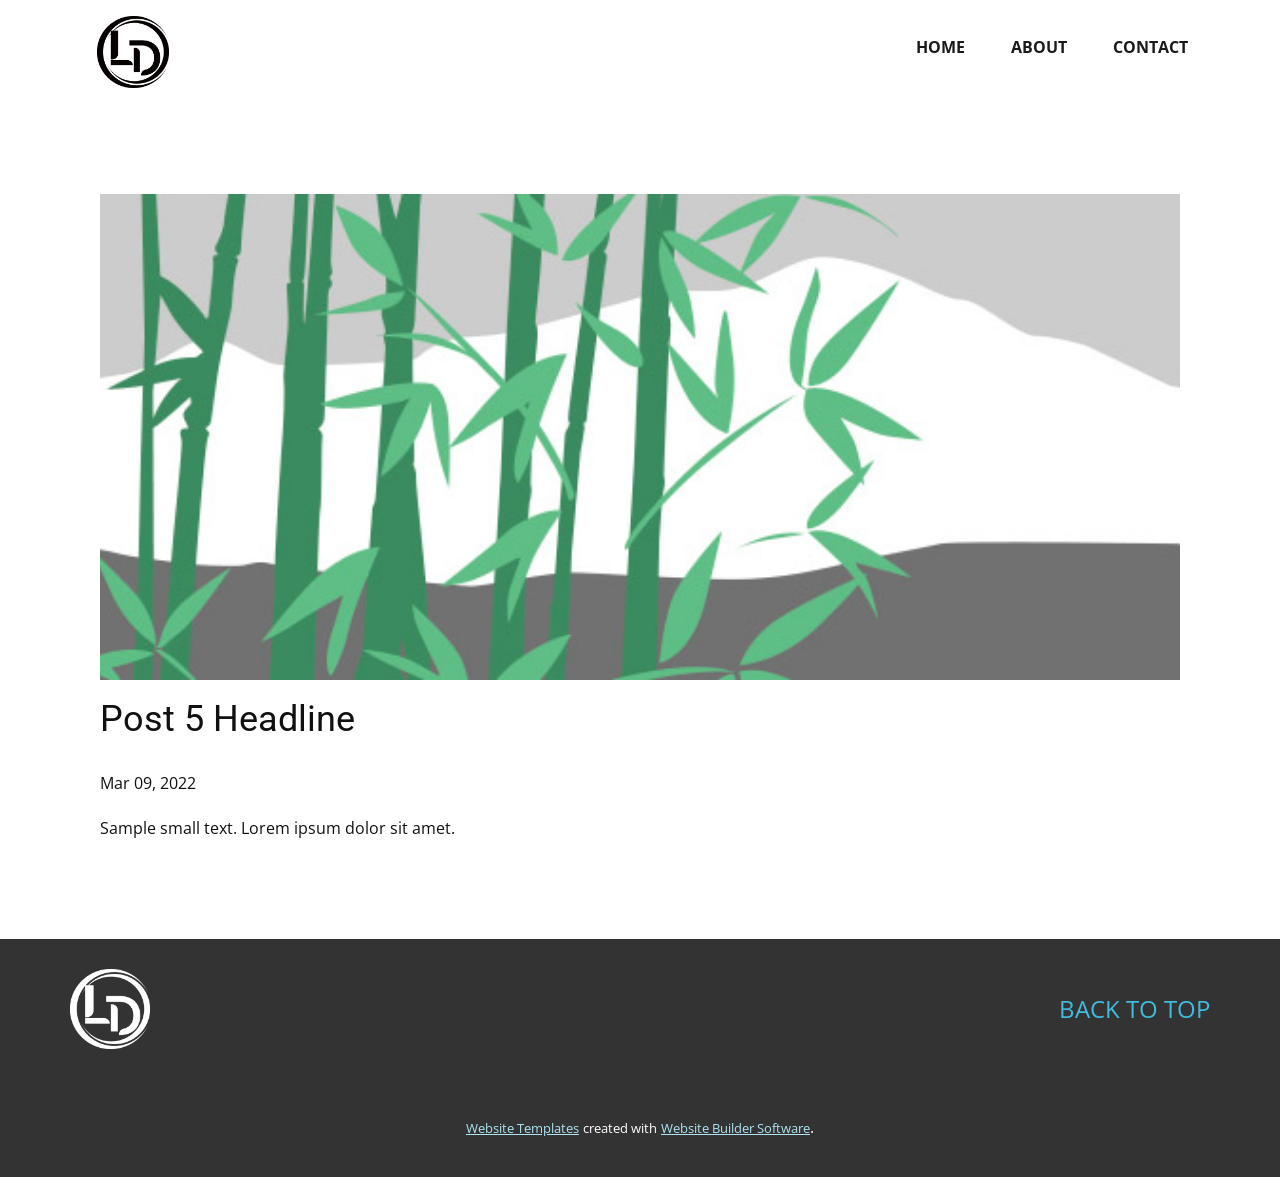
<file: blog/post-4.html>
<!doctype html>
<html style="font-size: 16px;"><head>
    <meta name="viewport" content="width=device-width, initial-scale=1.0">
    <meta charset="utf-8">
    <meta name="keywords" content="Post 1 Headline">
    <meta name="description" content="">
    <meta name="page_type" content="np-template-header-footer-from-plugin">
    <title>Post 5 Headline</title>
    <link rel="stylesheet" href="../nicepage.css" media="screen">
<link rel="stylesheet" href="../Post-Template.css" media="screen">
    <script class="u-script" type="text/javascript" src="../jquery.js" defer=""></script>
    <script class="u-script" type="text/javascript" src="../nicepage.js" defer=""></script>
    <meta name="generator" content="Nicepage 4.6.5, nicepage.com">
    <link rel="icon" href="../images/favicon.png">
    <link id="u-theme-google-font" rel="stylesheet" href="https://fonts.googleapis.com/css?family=Roboto:100,100i,300,300i,400,400i,500,500i,700,700i,900,900i|Open+Sans:300,300i,400,400i,500,500i,600,600i,700,700i,800,800i">
    
    
    <script type="application/ld+json">{
		"@context": "http://schema.org",
		"@type": "Organization",
		"name": "Website",
		"logo": "images/logoplaystore2.png"
}</script>
    <meta name="theme-color" content="#40bcdf">
  </head>
  <body class="u-body u-xl-mode"><header class="u-clearfix u-header u-header" id="sec-bc4c"><div class="u-clearfix u-sheet u-sheet-1">
        <a href="#" class="u-image u-logo u-image-1" data-image-width="2100" data-image-height="2100" title="Home">
          <img src="../images/logoplaystore2.png" class="u-logo-image u-logo-image-1">
        </a>
        <nav class="u-hidden-xs u-menu u-menu-dropdown u-offcanvas u-offcanvas-shift u-menu-1" data-responsive-from="XS">
          <div class="menu-collapse" style="font-size: 1rem; letter-spacing: 0px; font-weight: 700; text-transform: uppercase;">
            <a class="u-button-style u-custom-active-border-color u-custom-active-color u-custom-border u-custom-border-color u-custom-borders u-custom-hover-border-color u-custom-hover-color u-custom-left-right-menu-spacing u-custom-padding-bottom u-custom-text-active-color u-custom-text-color u-custom-text-hover-color u-custom-top-bottom-menu-spacing u-nav-link u-text-active-palette-1-base u-text-hover-palette-2-base" href="#">
              <svg class="u-svg-link" viewBox="0 0 24 24"><use xmlns:xlink="http://www.w3.org/1999/xlink" xlink:href="#menu-hamburger"></use></svg>
              <svg class="u-svg-content" version="1.1" id="menu-hamburger" viewBox="0 0 16 16" x="0px" y="0px" xmlns:xlink="http://www.w3.org/1999/xlink" xmlns="http://www.w3.org/2000/svg"><g><rect y="1" width="16" height="2"></rect><rect y="7" width="16" height="2"></rect><rect y="13" width="16" height="2"></rect>
</g></svg>
            </a>
          </div>
          <div class="u-custom-menu u-nav-container">
            <ul class="u-nav u-spacing-2 u-unstyled u-nav-1"><li class="u-nav-item"><a class="u-border-2 u-border-active-grey-90 u-border-hover-grey-50 u-button-style u-nav-link u-text-active-grey-90 u-text-grey-90 u-text-hover-grey-90" href="../Lazedude.html#carousel_c244" data-page-id="142552098" style="padding: 10px 20px;">Home</a>
</li><li class="u-nav-item"><a class="u-border-2 u-border-active-grey-90 u-border-hover-grey-50 u-button-style u-nav-link u-text-active-grey-90 u-text-grey-90 u-text-hover-grey-90" href="../Lazedude.html#carousel_0862" data-page-id="142552098" style="padding: 10px 20px;">About</a>
</li><li class="u-nav-item"><a class="u-border-2 u-border-active-grey-90 u-border-hover-grey-50 u-button-style u-nav-link u-text-active-grey-90 u-text-grey-90 u-text-hover-grey-90" href="../Lazedude.html#carousel_b96d" data-page-id="142552098" style="padding: 10px 20px;">Contact</a>
</li></ul>
          </div>
          <div class="u-custom-menu u-nav-container-collapse">
            <div class="u-black u-container-style u-inner-container-layout u-opacity u-opacity-95 u-sidenav">
              <div class="u-inner-container-layout u-sidenav-overflow">
                <div class="u-menu-close"></div>
                <ul class="u-align-center u-nav u-popupmenu-items u-unstyled u-nav-2"><li class="u-nav-item"><a class="u-button-style u-nav-link" href="../Lazedude.html#carousel_c244" data-page-id="142552098" style="padding: 10px 20px;">Home</a>
</li><li class="u-nav-item"><a class="u-button-style u-nav-link" href="../Lazedude.html#carousel_0862" data-page-id="142552098" style="padding: 10px 20px;">About</a>
</li><li class="u-nav-item"><a class="u-button-style u-nav-link" href="../Lazedude.html#carousel_b96d" data-page-id="142552098" style="padding: 10px 20px;">Contact</a>
</li></ul>
              </div>
            </div>
            <div class="u-black u-menu-overlay u-opacity u-opacity-70"></div>
          </div>
        </nav>
        <a href="../Lazedude.html#carousel_0862" data-page-id="142552098" class="u-border-2 u-border-black u-btn u-button-style u-hidden-lg u-hidden-md u-hidden-sm u-hidden-xl u-hover-black u-none u-text-black u-text-hover-white u-btn-1">About</a>
      </div></header>
    <section class="u-align-center u-clearfix u-section-1" id="sec-1d50">
      <div class="u-clearfix u-sheet u-valign-middle-md u-valign-middle-sm u-valign-middle-xs u-sheet-1"><!--post_details--><!--post_details_options_json--><!--{"source":""}--><!--/post_details_options_json--><!--blog_post-->
        <div class="u-container-style u-expanded-width u-post-details u-post-details-1">
          <div class="u-container-layout u-valign-middle u-container-layout-1"><!--blog_post_image-->
            <img alt="" class="u-blog-control u-expanded-width u-image u-image-default u-image-1" src="[data-uri]"><!--/blog_post_image--><!--blog_post_header-->
            <h2 class="u-blog-control u-text u-text-1">Post 5 Headline</h2><!--/blog_post_header--><!--blog_post_metadata-->
            <div class="u-blog-control u-metadata u-metadata-1"><!--blog_post_metadata_date-->
              <span class="u-meta-date u-meta-icon">Mar 09, 2022</span><!--/blog_post_metadata_date--><!--blog_post_metadata_category-->
              <!--/blog_post_metadata_category--><!--blog_post_metadata_comments-->
              <!--/blog_post_metadata_comments-->
            </div><!--/blog_post_metadata--><!--blog_post_content-->
            <div class="u-align-justify u-blog-control u-post-content u-text u-text-2 fr-view">
  Sample small text. Lorem ipsum dolor sit amet.
  </div><!--/blog_post_content-->
          </div>
        </div><!--/blog_post--><!--/post_details-->
      </div>
    </section>
    
    
    <footer class="u-clearfix u-footer u-grey-80" id="sec-1b5c"><div class="u-clearfix u-sheet u-sheet-1">
        <a href="#" class="u-image u-logo u-image-1" data-image-width="2100" data-image-height="2100" title="home">
          <img src="../images/logoplaystoreWhite.png" class="u-logo-image u-logo-image-1">
        </a>
        <p class="u-text u-text-default u-text-1">
          <a class="u-active-none u-border-none u-btn u-button-link u-button-style u-hover-none u-none u-text-palette-1-base u-btn-1" href="../Lazedude.html#carousel_84db" data-page-id="142552098">BACK TO TOP</a>
        </p>
      </div></footer>
    <section class="u-backlink u-clearfix u-grey-80">
      <a class="u-link" href="https://nicepage.com/website-templates" target="_blank">
        <span>Website Templates</span>
      </a>
      <p class="u-text">
        <span>created with</span>
      </p>
      <a class="u-link" href="" target="_blank">
        <span>Website Builder Software</span>
      </a>. 
    </section>
  
</body></html>
</file>
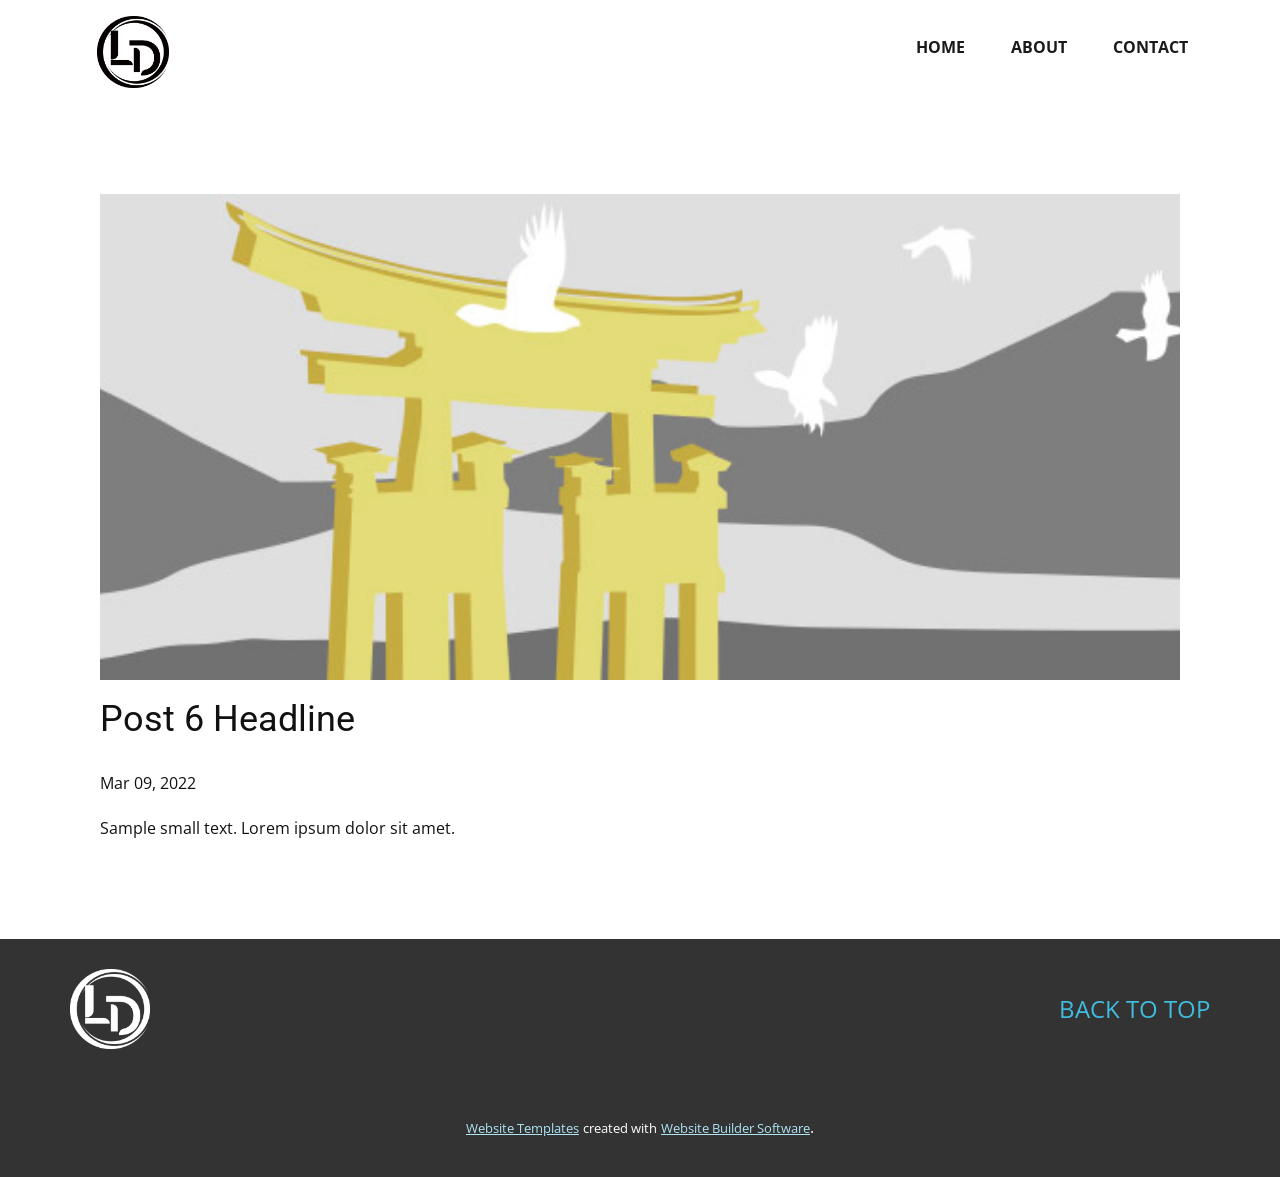
<file: blog/post-5.html>
<!doctype html>
<html style="font-size: 16px;"><head>
    <meta name="viewport" content="width=device-width, initial-scale=1.0">
    <meta charset="utf-8">
    <meta name="keywords" content="Post 1 Headline">
    <meta name="description" content="">
    <meta name="page_type" content="np-template-header-footer-from-plugin">
    <title>Post 6 Headline</title>
    <link rel="stylesheet" href="../nicepage.css" media="screen">
<link rel="stylesheet" href="../Post-Template.css" media="screen">
    <script class="u-script" type="text/javascript" src="../jquery.js" defer=""></script>
    <script class="u-script" type="text/javascript" src="../nicepage.js" defer=""></script>
    <meta name="generator" content="Nicepage 4.6.5, nicepage.com">
    <link rel="icon" href="../images/favicon.png">
    <link id="u-theme-google-font" rel="stylesheet" href="https://fonts.googleapis.com/css?family=Roboto:100,100i,300,300i,400,400i,500,500i,700,700i,900,900i|Open+Sans:300,300i,400,400i,500,500i,600,600i,700,700i,800,800i">
    
    
    <script type="application/ld+json">{
		"@context": "http://schema.org",
		"@type": "Organization",
		"name": "Website",
		"logo": "images/logoplaystore2.png"
}</script>
    <meta name="theme-color" content="#40bcdf">
  </head>
  <body class="u-body u-xl-mode"><header class="u-clearfix u-header u-header" id="sec-bc4c"><div class="u-clearfix u-sheet u-sheet-1">
        <a href="#" class="u-image u-logo u-image-1" data-image-width="2100" data-image-height="2100" title="Home">
          <img src="../images/logoplaystore2.png" class="u-logo-image u-logo-image-1">
        </a>
        <nav class="u-hidden-xs u-menu u-menu-dropdown u-offcanvas u-offcanvas-shift u-menu-1" data-responsive-from="XS">
          <div class="menu-collapse" style="font-size: 1rem; letter-spacing: 0px; font-weight: 700; text-transform: uppercase;">
            <a class="u-button-style u-custom-active-border-color u-custom-active-color u-custom-border u-custom-border-color u-custom-borders u-custom-hover-border-color u-custom-hover-color u-custom-left-right-menu-spacing u-custom-padding-bottom u-custom-text-active-color u-custom-text-color u-custom-text-hover-color u-custom-top-bottom-menu-spacing u-nav-link u-text-active-palette-1-base u-text-hover-palette-2-base" href="#">
              <svg class="u-svg-link" viewBox="0 0 24 24"><use xmlns:xlink="http://www.w3.org/1999/xlink" xlink:href="#menu-hamburger"></use></svg>
              <svg class="u-svg-content" version="1.1" id="menu-hamburger" viewBox="0 0 16 16" x="0px" y="0px" xmlns:xlink="http://www.w3.org/1999/xlink" xmlns="http://www.w3.org/2000/svg"><g><rect y="1" width="16" height="2"></rect><rect y="7" width="16" height="2"></rect><rect y="13" width="16" height="2"></rect>
</g></svg>
            </a>
          </div>
          <div class="u-custom-menu u-nav-container">
            <ul class="u-nav u-spacing-2 u-unstyled u-nav-1"><li class="u-nav-item"><a class="u-border-2 u-border-active-grey-90 u-border-hover-grey-50 u-button-style u-nav-link u-text-active-grey-90 u-text-grey-90 u-text-hover-grey-90" href="../Lazedude.html#carousel_c244" data-page-id="142552098" style="padding: 10px 20px;">Home</a>
</li><li class="u-nav-item"><a class="u-border-2 u-border-active-grey-90 u-border-hover-grey-50 u-button-style u-nav-link u-text-active-grey-90 u-text-grey-90 u-text-hover-grey-90" href="../Lazedude.html#carousel_0862" data-page-id="142552098" style="padding: 10px 20px;">About</a>
</li><li class="u-nav-item"><a class="u-border-2 u-border-active-grey-90 u-border-hover-grey-50 u-button-style u-nav-link u-text-active-grey-90 u-text-grey-90 u-text-hover-grey-90" href="../Lazedude.html#carousel_b96d" data-page-id="142552098" style="padding: 10px 20px;">Contact</a>
</li></ul>
          </div>
          <div class="u-custom-menu u-nav-container-collapse">
            <div class="u-black u-container-style u-inner-container-layout u-opacity u-opacity-95 u-sidenav">
              <div class="u-inner-container-layout u-sidenav-overflow">
                <div class="u-menu-close"></div>
                <ul class="u-align-center u-nav u-popupmenu-items u-unstyled u-nav-2"><li class="u-nav-item"><a class="u-button-style u-nav-link" href="../Lazedude.html#carousel_c244" data-page-id="142552098" style="padding: 10px 20px;">Home</a>
</li><li class="u-nav-item"><a class="u-button-style u-nav-link" href="../Lazedude.html#carousel_0862" data-page-id="142552098" style="padding: 10px 20px;">About</a>
</li><li class="u-nav-item"><a class="u-button-style u-nav-link" href="../Lazedude.html#carousel_b96d" data-page-id="142552098" style="padding: 10px 20px;">Contact</a>
</li></ul>
              </div>
            </div>
            <div class="u-black u-menu-overlay u-opacity u-opacity-70"></div>
          </div>
        </nav>
        <a href="../Lazedude.html#carousel_0862" data-page-id="142552098" class="u-border-2 u-border-black u-btn u-button-style u-hidden-lg u-hidden-md u-hidden-sm u-hidden-xl u-hover-black u-none u-text-black u-text-hover-white u-btn-1">About</a>
      </div></header>
    <section class="u-align-center u-clearfix u-section-1" id="sec-1d50">
      <div class="u-clearfix u-sheet u-valign-middle-md u-valign-middle-sm u-valign-middle-xs u-sheet-1"><!--post_details--><!--post_details_options_json--><!--{"source":""}--><!--/post_details_options_json--><!--blog_post-->
        <div class="u-container-style u-expanded-width u-post-details u-post-details-1">
          <div class="u-container-layout u-valign-middle u-container-layout-1"><!--blog_post_image-->
            <img alt="" class="u-blog-control u-expanded-width u-image u-image-default u-image-1" src="[data-uri]"><!--/blog_post_image--><!--blog_post_header-->
            <h2 class="u-blog-control u-text u-text-1">Post 6 Headline</h2><!--/blog_post_header--><!--blog_post_metadata-->
            <div class="u-blog-control u-metadata u-metadata-1"><!--blog_post_metadata_date-->
              <span class="u-meta-date u-meta-icon">Mar 09, 2022</span><!--/blog_post_metadata_date--><!--blog_post_metadata_category-->
              <!--/blog_post_metadata_category--><!--blog_post_metadata_comments-->
              <!--/blog_post_metadata_comments-->
            </div><!--/blog_post_metadata--><!--blog_post_content-->
            <div class="u-align-justify u-blog-control u-post-content u-text u-text-2 fr-view">
  Sample small text. Lorem ipsum dolor sit amet.
  </div><!--/blog_post_content-->
          </div>
        </div><!--/blog_post--><!--/post_details-->
      </div>
    </section>
    
    
    <footer class="u-clearfix u-footer u-grey-80" id="sec-1b5c"><div class="u-clearfix u-sheet u-sheet-1">
        <a href="#" class="u-image u-logo u-image-1" data-image-width="2100" data-image-height="2100" title="home">
          <img src="../images/logoplaystoreWhite.png" class="u-logo-image u-logo-image-1">
        </a>
        <p class="u-text u-text-default u-text-1">
          <a class="u-active-none u-border-none u-btn u-button-link u-button-style u-hover-none u-none u-text-palette-1-base u-btn-1" href="../Lazedude.html#carousel_84db" data-page-id="142552098">BACK TO TOP</a>
        </p>
      </div></footer>
    <section class="u-backlink u-clearfix u-grey-80">
      <a class="u-link" href="https://nicepage.com/website-templates" target="_blank">
        <span>Website Templates</span>
      </a>
      <p class="u-text">
        <span>created with</span>
      </p>
      <a class="u-link" href="" target="_blank">
        <span>Website Builder Software</span>
      </a>. 
    </section>
  
</body></html>
</file>
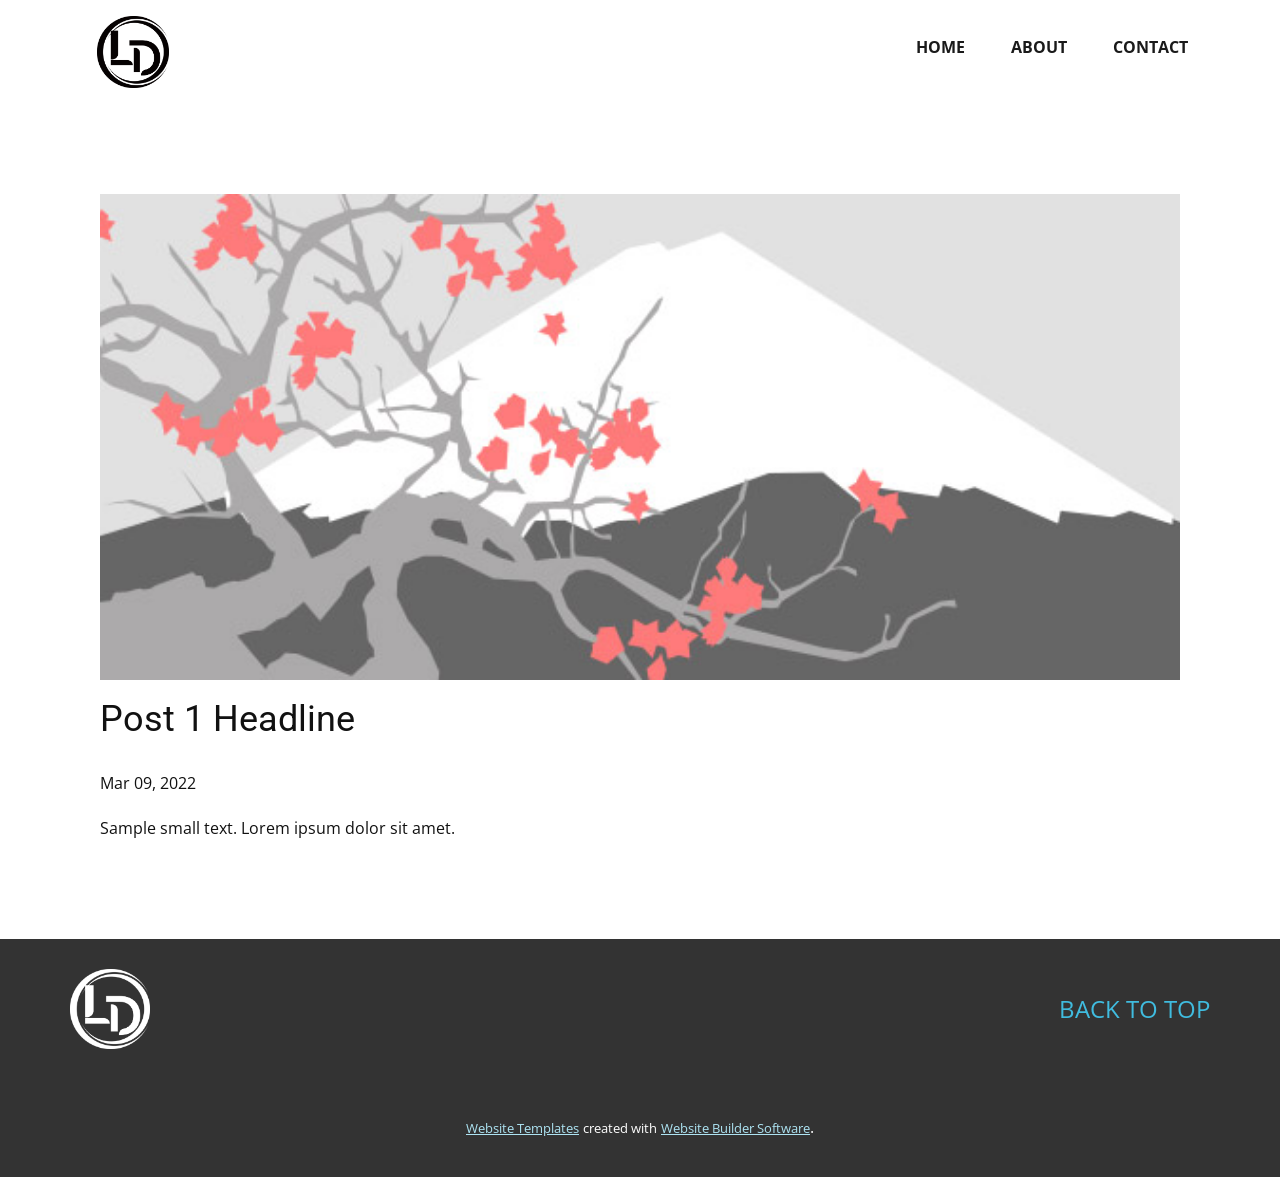
<file: blog/post.html>
<!doctype html>
<html style="font-size: 16px;"><head>
    <meta name="viewport" content="width=device-width, initial-scale=1.0">
    <meta charset="utf-8">
    <meta name="keywords" content="Post 1 Headline">
    <meta name="description" content="">
    <meta name="page_type" content="np-template-header-footer-from-plugin">
    <title>Post 1 Headline</title>
    <link rel="stylesheet" href="../nicepage.css" media="screen">
<link rel="stylesheet" href="../Post-Template.css" media="screen">
    <script class="u-script" type="text/javascript" src="../jquery.js" defer=""></script>
    <script class="u-script" type="text/javascript" src="../nicepage.js" defer=""></script>
    <meta name="generator" content="Nicepage 4.6.5, nicepage.com">
    <link rel="icon" href="../images/favicon.png">
    <link id="u-theme-google-font" rel="stylesheet" href="https://fonts.googleapis.com/css?family=Roboto:100,100i,300,300i,400,400i,500,500i,700,700i,900,900i|Open+Sans:300,300i,400,400i,500,500i,600,600i,700,700i,800,800i">
    
    
    <script type="application/ld+json">{
		"@context": "http://schema.org",
		"@type": "Organization",
		"name": "Website",
		"logo": "images/logoplaystore2.png"
}</script>
    <meta name="theme-color" content="#40bcdf">
  </head>
  <body class="u-body u-xl-mode"><header class="u-clearfix u-header u-header" id="sec-bc4c"><div class="u-clearfix u-sheet u-sheet-1">
        <a href="#" class="u-image u-logo u-image-1" data-image-width="2100" data-image-height="2100" title="Home">
          <img src="../images/logoplaystore2.png" class="u-logo-image u-logo-image-1">
        </a>
        <nav class="u-hidden-xs u-menu u-menu-dropdown u-offcanvas u-offcanvas-shift u-menu-1" data-responsive-from="XS">
          <div class="menu-collapse" style="font-size: 1rem; letter-spacing: 0px; font-weight: 700; text-transform: uppercase;">
            <a class="u-button-style u-custom-active-border-color u-custom-active-color u-custom-border u-custom-border-color u-custom-borders u-custom-hover-border-color u-custom-hover-color u-custom-left-right-menu-spacing u-custom-padding-bottom u-custom-text-active-color u-custom-text-color u-custom-text-hover-color u-custom-top-bottom-menu-spacing u-nav-link u-text-active-palette-1-base u-text-hover-palette-2-base" href="#">
              <svg class="u-svg-link" viewBox="0 0 24 24"><use xmlns:xlink="http://www.w3.org/1999/xlink" xlink:href="#menu-hamburger"></use></svg>
              <svg class="u-svg-content" version="1.1" id="menu-hamburger" viewBox="0 0 16 16" x="0px" y="0px" xmlns:xlink="http://www.w3.org/1999/xlink" xmlns="http://www.w3.org/2000/svg"><g><rect y="1" width="16" height="2"></rect><rect y="7" width="16" height="2"></rect><rect y="13" width="16" height="2"></rect>
</g></svg>
            </a>
          </div>
          <div class="u-custom-menu u-nav-container">
            <ul class="u-nav u-spacing-2 u-unstyled u-nav-1"><li class="u-nav-item"><a class="u-border-2 u-border-active-grey-90 u-border-hover-grey-50 u-button-style u-nav-link u-text-active-grey-90 u-text-grey-90 u-text-hover-grey-90" href="../Lazedude.html#carousel_c244" data-page-id="142552098" style="padding: 10px 20px;">Home</a>
</li><li class="u-nav-item"><a class="u-border-2 u-border-active-grey-90 u-border-hover-grey-50 u-button-style u-nav-link u-text-active-grey-90 u-text-grey-90 u-text-hover-grey-90" href="../Lazedude.html#carousel_0862" data-page-id="142552098" style="padding: 10px 20px;">About</a>
</li><li class="u-nav-item"><a class="u-border-2 u-border-active-grey-90 u-border-hover-grey-50 u-button-style u-nav-link u-text-active-grey-90 u-text-grey-90 u-text-hover-grey-90" href="../Lazedude.html#carousel_b96d" data-page-id="142552098" style="padding: 10px 20px;">Contact</a>
</li></ul>
          </div>
          <div class="u-custom-menu u-nav-container-collapse">
            <div class="u-black u-container-style u-inner-container-layout u-opacity u-opacity-95 u-sidenav">
              <div class="u-inner-container-layout u-sidenav-overflow">
                <div class="u-menu-close"></div>
                <ul class="u-align-center u-nav u-popupmenu-items u-unstyled u-nav-2"><li class="u-nav-item"><a class="u-button-style u-nav-link" href="../Lazedude.html#carousel_c244" data-page-id="142552098" style="padding: 10px 20px;">Home</a>
</li><li class="u-nav-item"><a class="u-button-style u-nav-link" href="../Lazedude.html#carousel_0862" data-page-id="142552098" style="padding: 10px 20px;">About</a>
</li><li class="u-nav-item"><a class="u-button-style u-nav-link" href="../Lazedude.html#carousel_b96d" data-page-id="142552098" style="padding: 10px 20px;">Contact</a>
</li></ul>
              </div>
            </div>
            <div class="u-black u-menu-overlay u-opacity u-opacity-70"></div>
          </div>
        </nav>
        <a href="../Lazedude.html#carousel_0862" data-page-id="142552098" class="u-border-2 u-border-black u-btn u-button-style u-hidden-lg u-hidden-md u-hidden-sm u-hidden-xl u-hover-black u-none u-text-black u-text-hover-white u-btn-1">About</a>
      </div></header>
    <section class="u-align-center u-clearfix u-section-1" id="sec-1d50">
      <div class="u-clearfix u-sheet u-valign-middle-md u-valign-middle-sm u-valign-middle-xs u-sheet-1"><!--post_details--><!--post_details_options_json--><!--{"source":""}--><!--/post_details_options_json--><!--blog_post-->
        <div class="u-container-style u-expanded-width u-post-details u-post-details-1">
          <div class="u-container-layout u-valign-middle u-container-layout-1"><!--blog_post_image-->
            <img alt="" class="u-blog-control u-expanded-width u-image u-image-default u-image-1" src="[data-uri]"><!--/blog_post_image--><!--blog_post_header-->
            <h2 class="u-blog-control u-text u-text-1">Post 1 Headline</h2><!--/blog_post_header--><!--blog_post_metadata-->
            <div class="u-blog-control u-metadata u-metadata-1"><!--blog_post_metadata_date-->
              <span class="u-meta-date u-meta-icon">Mar 09, 2022</span><!--/blog_post_metadata_date--><!--blog_post_metadata_category-->
              <!--/blog_post_metadata_category--><!--blog_post_metadata_comments-->
              <!--/blog_post_metadata_comments-->
            </div><!--/blog_post_metadata--><!--blog_post_content-->
            <div class="u-align-justify u-blog-control u-post-content u-text u-text-2 fr-view">
  Sample small text. Lorem ipsum dolor sit amet.
  </div><!--/blog_post_content-->
          </div>
        </div><!--/blog_post--><!--/post_details-->
      </div>
    </section>
    
    
    <footer class="u-clearfix u-footer u-grey-80" id="sec-1b5c"><div class="u-clearfix u-sheet u-sheet-1">
        <a href="#" class="u-image u-logo u-image-1" data-image-width="2100" data-image-height="2100" title="home">
          <img src="../images/logoplaystoreWhite.png" class="u-logo-image u-logo-image-1">
        </a>
        <p class="u-text u-text-default u-text-1">
          <a class="u-active-none u-border-none u-btn u-button-link u-button-style u-hover-none u-none u-text-palette-1-base u-btn-1" href="../Lazedude.html#carousel_84db" data-page-id="142552098">BACK TO TOP</a>
        </p>
      </div></footer>
    <section class="u-backlink u-clearfix u-grey-80">
      <a class="u-link" href="https://nicepage.com/website-templates" target="_blank">
        <span>Website Templates</span>
      </a>
      <p class="u-text">
        <span>created with</span>
      </p>
      <a class="u-link" href="" target="_blank">
        <span>Website Builder Software</span>
      </a>. 
    </section>
  
</body></html>
</file>
